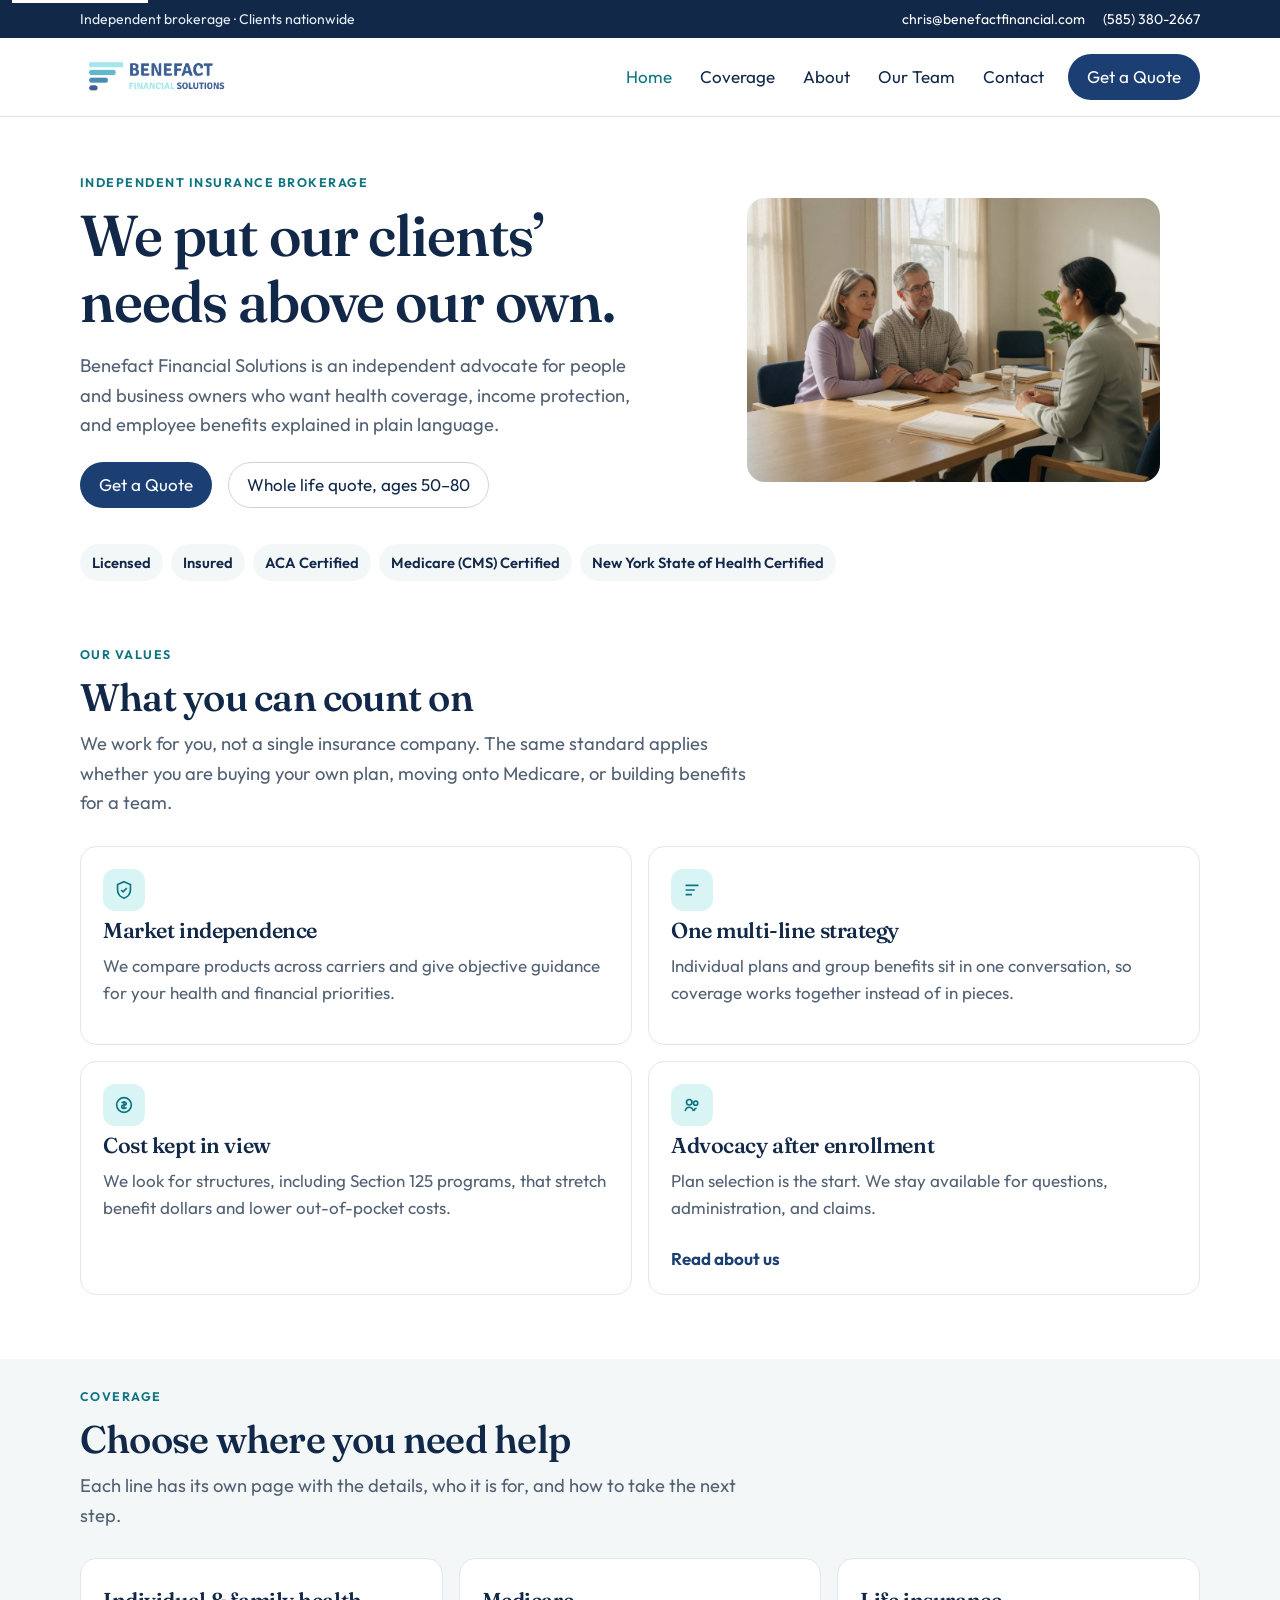
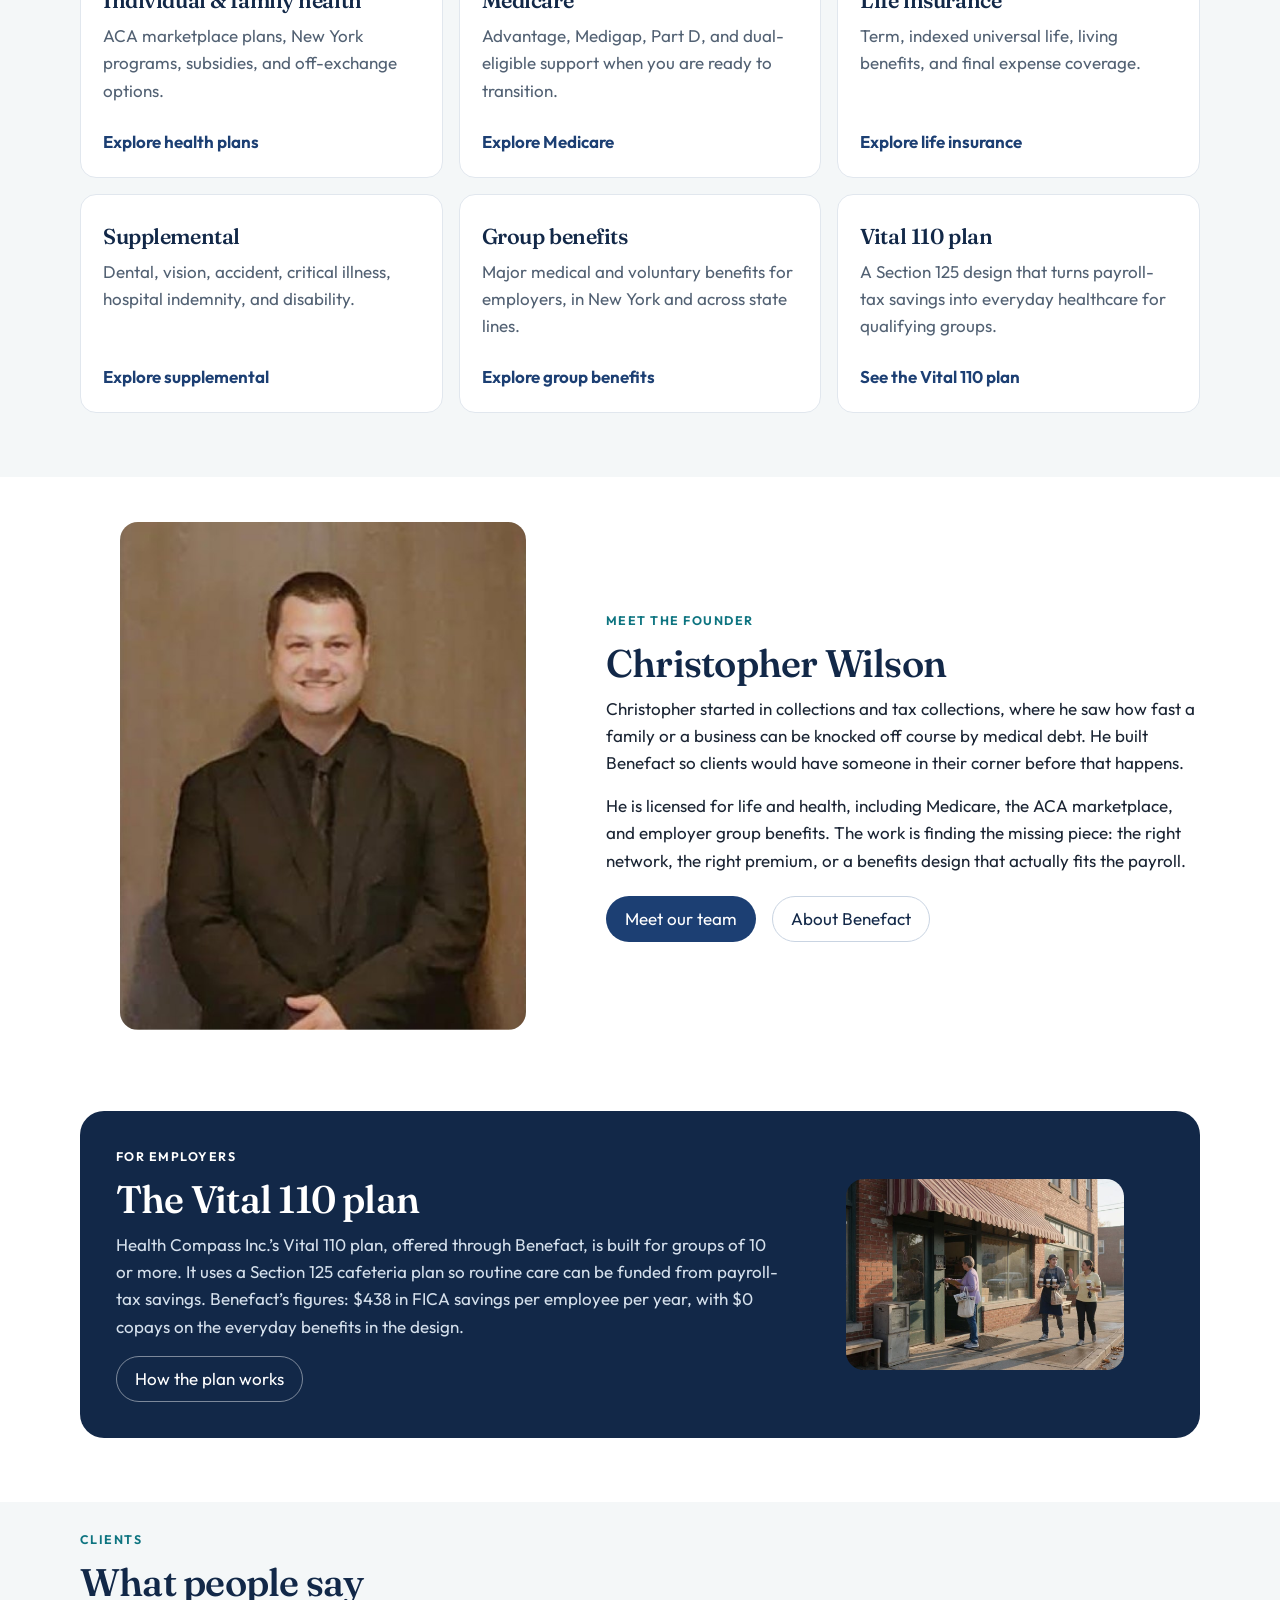
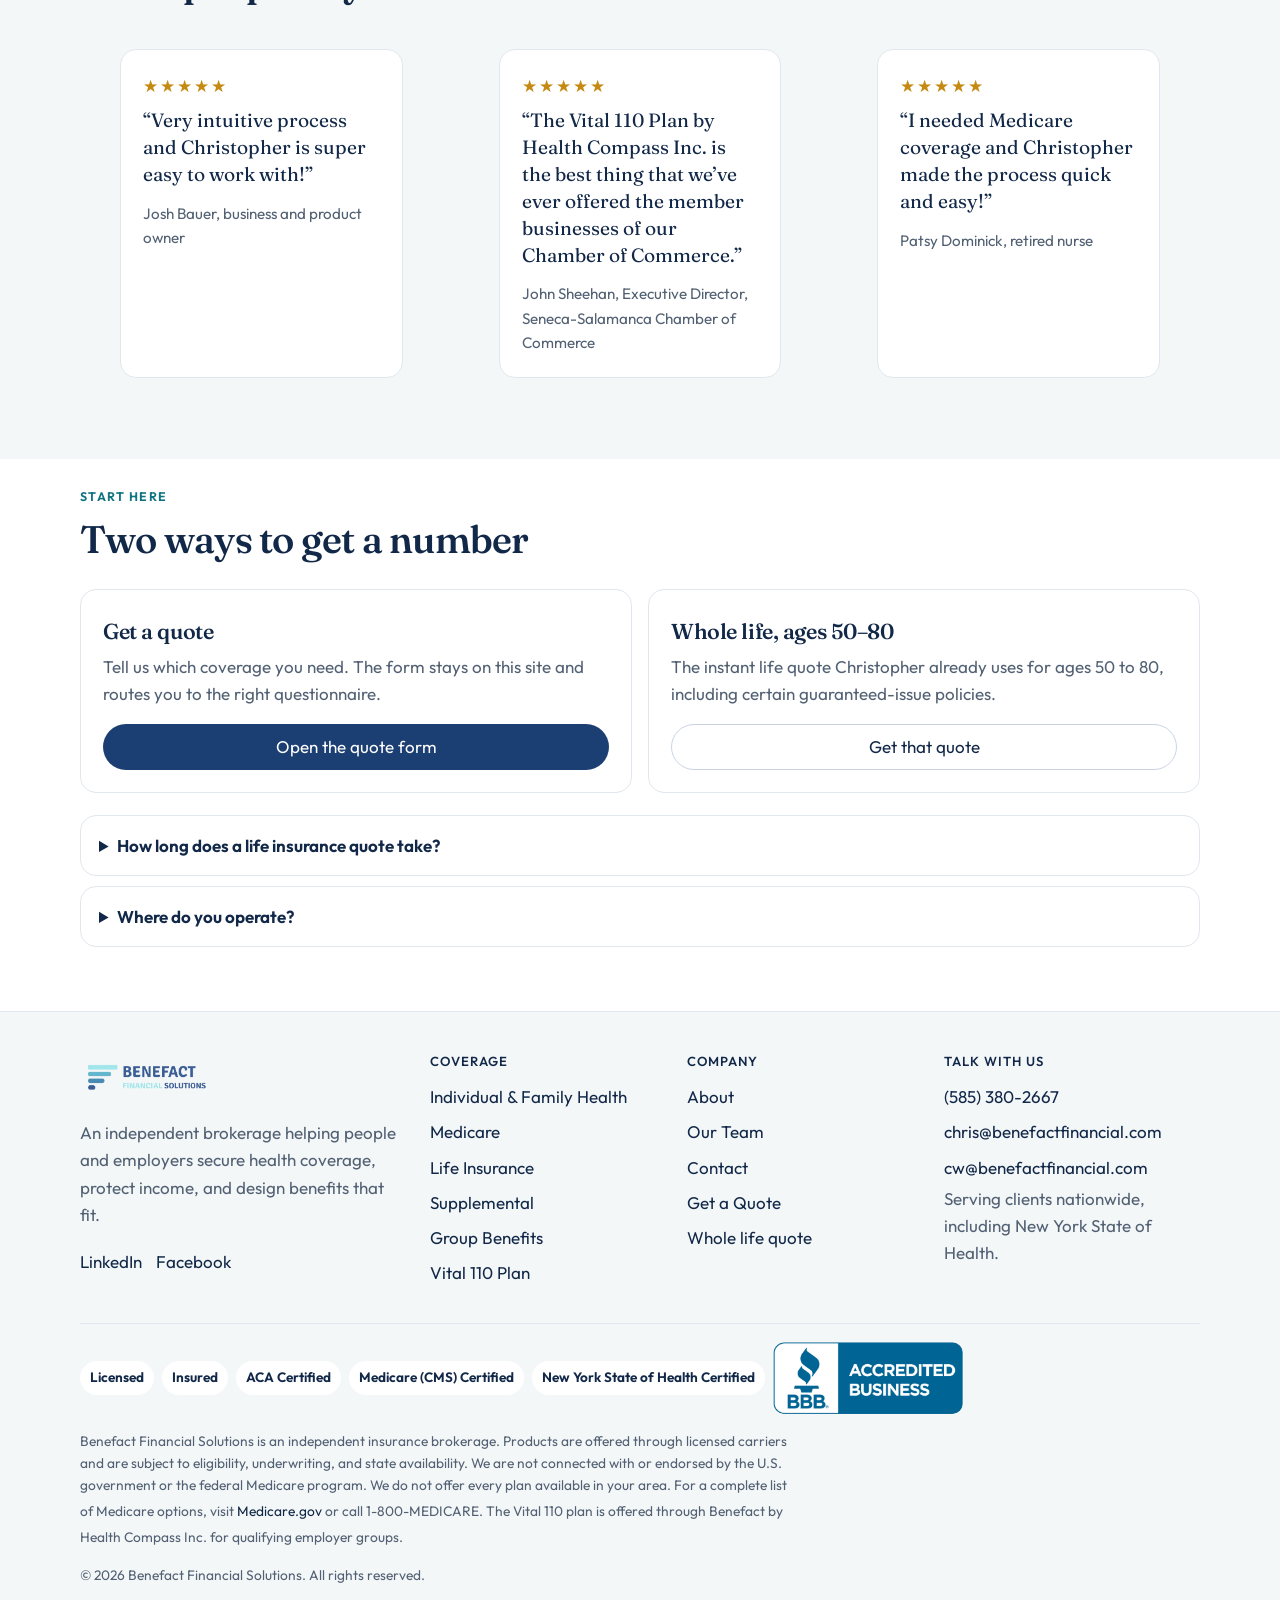
<file: index.html>
<!DOCTYPE html>
<html lang="en">
<head>
  <meta charset="utf-8">
  <meta name="viewport" content="width=device-width, initial-scale=1">
  <title>Benefact Financial Solutions</title>
  <meta name="description" content="Independent insurance brokerage helping individuals and employers with health, Medicare, life, supplemental, and group benefits.">
  <link rel="canonical" href="https://www.benefactfinancial.com/">
  <meta property="og:title" content="Benefact Financial Solutions">
  <meta property="og:description" content="Independent insurance brokerage helping individuals and employers with health, Medicare, life, supplemental, and group benefits.">
  <meta property="og:type" content="website">
  <meta property="og:url" content="https://www.benefactfinancial.com/">
  <meta property="og:image" content="https://www.benefactfinancial.com/images/hero.jpg">
  <link rel="icon" href="images/favicon.png" type="image/png">
  <link rel="preconnect" href="https://fonts.googleapis.com">
  <link rel="preconnect" href="https://fonts.gstatic.com" crossorigin>
  <link href="https://fonts.googleapis.com/css2?family=Fraunces:opsz,wght@9..144,500;9..144,600&family=Outfit:wght@400;500;600;700&display=swap" rel="stylesheet">
  <link rel="stylesheet" href="css/styles.css?v=10">
</head>
<body>

<a class="skip" href="#main">Skip to content</a>
<div class="top" id="top">
  <div class="utility">
    <div class="wrap utility-inner">
      <p>Independent brokerage · Clients nationwide</p>
      <p class="utility-links">
        <a href="mailto:chris@benefactfinancial.com">chris@benefactfinancial.com</a>
        <a href="tel:+15853802667">(585) 380-2667</a>
      </p>
    </div>
  </div>
  <header class="site-header">
    <div class="wrap header-inner">
      <a class="brand" href="index.html">
        <img src="images/logo.png" alt="Benefact Financial Solutions" width="2021" height="523">
      </a>
      <nav id="site-nav" class="site-nav" aria-label="Primary">
        <a data-nav="index.html" href="index.html">Home</a>
        <div class="has-sub">
          <button class="sub-toggle" type="button" aria-expanded="false">Coverage</button>
          <div class="submenu">
            <a data-nav="health.html" href="health.html">Individual &amp; Family Health</a>
            <a data-nav="medicare.html" href="medicare.html">Medicare</a>
            <a data-nav="life.html" href="life.html">Life Insurance</a>
            <a data-nav="supplemental.html" href="supplemental.html">Supplemental</a>
            <a data-nav="group.html" href="group.html">Group Benefits</a>
            <a data-nav="vital-110.html" href="vital-110.html">Vital 110 Plan</a>
          </div>
        </div>
        <a data-nav="about.html" href="about.html">About</a>
        <a data-nav="team.html" href="team.html">Our Team</a>
        <a data-nav="contact.html" href="contact.html">Contact</a>
      </nav>
      <a class="btn btn-primary header-cta" href="quote.html"><span class="cta-full">Get a Quote</span><span class="cta-short">Quote</span></a>
      <button class="nav-toggle" type="button" aria-expanded="false" aria-controls="site-nav">
        <span class="sr-only">Menu</span>
        <span></span><span></span><span></span>
      </button>
    </div>
  </header>
</div>

<main id="main">

<section class="hero wrap">
  <div>
    <p class="eyebrow">Independent insurance brokerage</p>
    <h1>We put our clients’ needs above our own.</h1>
    <p class="lede">Benefact Financial Solutions is an independent advocate for people and business owners who want health coverage, income protection, and employee benefits explained in plain language.</p>
    <div class="actions">
      <a class="btn btn-primary" href="quote.html">Get a Quote</a>
      <a class="btn btn-secondary" href="whole-life-quote.html">Whole life quote, ages 50–80</a>
    </div>
  </div>
  <figure class="hero-photo">
    <img src="images/hero.jpg" alt="Advisor meeting with clients at a bright office table" width="1280" height="720">
  </figure>
</section>
<div class="cred-bar">
  <div class="wrap">
    <ul class="cred-list">
      <li>Licensed</li>
      <li>Insured</li>
      <li>ACA Certified</li>
      <li>Medicare (CMS) Certified</li>
      <li>New York State of Health Certified</li>
    </ul>
  </div>
</div>
<section class="section" id="values">
  <div class="wrap">
    <div class="section-head">
      <p class="eyebrow">Our values</p>
      <h2>What you can count on</h2>
      <p class="lede">We work for you, not a single insurance company. The same standard applies whether you are buying your own plan, moving onto Medicare, or building benefits for a team.</p>
    </div>
    <ul class="card-grid two">
      <li class="card"><span class="icon" aria-hidden="true"><svg viewBox="0 0 24 24"><path d="M12 3l7 3v6c0 4.5-3 7.5-7 9-4-1.5-7-4.5-7-9V6l7-3z"/><path d="M9 12l2 2 4-4"/></svg></span><h3>Market independence</h3><p>We compare products across carriers and give objective guidance for your health and financial priorities.</p></li>
      <li class="card"><span class="icon" aria-hidden="true"><svg viewBox="0 0 24 24"><path d="M5 7h14M5 12h10M5 17h7"/></svg></span><h3>One multi-line strategy</h3><p>Individual plans and group benefits sit in one conversation, so coverage works together instead of in pieces.</p></li>
      <li class="card"><span class="icon" aria-hidden="true"><svg viewBox="0 0 24 24"><circle cx="12" cy="12" r="8"/><path d="M12 7.5v9M9.5 10c.4-.9 1.3-1.3 2.5-1.3 1.4 0 2.4.7 2.4 1.8S13.2 12 12 12s-2.5.6-2.5 1.8 1.1 1.9 2.6 1.9c1.2 0 2.1-.4 2.5-1.2"/></svg></span><h3>Cost kept in view</h3><p>We look for structures, including Section 125 programs, that stretch benefit dollars and lower out-of-pocket costs.</p></li>
      <li class="card"><span class="icon" aria-hidden="true"><svg viewBox="0 0 24 24"><circle cx="9" cy="9" r="3"/><circle cx="16" cy="10" r="2.3"/><path d="M4.5 18.5c.7-2.6 2.6-4 4.5-4s3.8 1.4 4.5 4M14 18.5c.4-1.6 1.5-2.8 3-3.2"/></svg></span><h3>Advocacy after enrollment</h3><p>Plan selection is the start. We stay available for questions, administration, and claims.</p><a class="more" href="about.html">Read about us</a></li>
    </ul>
  </div>
</section>
<section class="section paper" id="coverage">
  <div class="wrap">
    <div class="section-head">
      <p class="eyebrow">Coverage</p>
      <h2>Choose where you need help</h2>
      <p class="lede">Each line has its own page with the details, who it is for, and how to take the next step.</p>
    </div>
    <ul class="card-grid">
      <li class="card"><h3>Individual &amp; family health</h3><p>ACA marketplace plans, New York programs, subsidies, and off-exchange options.</p><a class="more" href="health.html">Explore health plans</a></li>
      <li class="card"><h3>Medicare</h3><p>Advantage, Medigap, Part D, and dual-eligible support when you are ready to transition.</p><a class="more" href="medicare.html">Explore Medicare</a></li>
      <li class="card"><h3>Life insurance</h3><p>Term, indexed universal life, living benefits, and final expense coverage.</p><a class="more" href="life.html">Explore life insurance</a></li>
      <li class="card"><h3>Supplemental</h3><p>Dental, vision, accident, critical illness, hospital indemnity, and disability.</p><a class="more" href="supplemental.html">Explore supplemental</a></li>
      <li class="card"><h3>Group benefits</h3><p>Major medical and voluntary benefits for employers, in New York and across state lines.</p><a class="more" href="group.html">Explore group benefits</a></li>
      <li class="card"><h3>Vital 110 plan</h3><p>A Section 125 design that turns payroll-tax savings into everyday healthcare for qualifying groups.</p><a class="more" href="vital-110.html">See the Vital 110 plan</a></li>
    </ul>
  </div>
</section>
<section class="section">
  <div class="wrap split">
    <figure class="split-photo">
      <img class="portrait" src="images/christopher.jpg" alt="Christopher Wilson, founder of Benefact Financial Solutions" width="516" height="641">
    </figure>
    <div>
      <p class="eyebrow">Meet the founder</p>
      <h2>Christopher Wilson</h2>
      <p>Christopher started in collections and tax collections, where he saw how fast a family or a business can be knocked off course by medical debt. He built Benefact so clients would have someone in their corner before that happens.</p>
      <p>He is licensed for life and health, including Medicare, the ACA marketplace, and employer group benefits. The work is finding the missing piece: the right network, the right premium, or a benefits design that actually fits the payroll.</p>
      <div class="actions">
        <a class="btn btn-primary" href="team.html">Meet our team</a>
        <a class="btn btn-secondary" href="about.html">About Benefact</a>
      </div>
    </div>
  </div>
</section>
<section class="section" style="padding-top:0">
  <div class="wrap">
    <div class="band">
      <div>
        <p class="eyebrow">For employers</p>
        <h2>The Vital 110 plan</h2>
        <p>Health Compass Inc.’s Vital 110 plan, offered through Benefact, is built for groups of 10 or more. It uses a Section 125 cafeteria plan so routine care can be funded from payroll-tax savings. Benefact’s figures: $438 in FICA savings per employee per year, with $0 copays on the everyday benefits in the design.</p>
        <a class="btn btn-ghost" href="vital-110.html">How the plan works</a>
      </div>
      <figure class="hero-photo">
        <img src="images/vital.jpg" alt="Small business owner opening a neighborhood shop in the morning" width="1280" height="720">
      </figure>
    </div>
  </div>
</section>
<section class="section paper">
  <div class="wrap">
    <div class="section-head">
      <p class="eyebrow">Clients</p>
      <h2>What people say</h2>
    </div>
    <div class="quotes">
      <figure class="quote-card"><div class="stars" aria-hidden="true">★★★★★</div><blockquote>“Very intuitive process and Christopher is super easy to work with!”</blockquote><figcaption>Josh Bauer, business and product owner</figcaption></figure>
      <figure class="quote-card"><div class="stars" aria-hidden="true">★★★★★</div><blockquote>“The Vital 110 Plan by Health Compass Inc. is the best thing that we’ve ever offered the member businesses of our Chamber of Commerce.”</blockquote><figcaption>John Sheehan, Executive Director, Seneca-Salamanca Chamber of Commerce</figcaption></figure>
      <figure class="quote-card"><div class="stars" aria-hidden="true">★★★★★</div><blockquote>“I needed Medicare coverage and Christopher made the process quick and easy!”</blockquote><figcaption>Patsy Dominick, retired nurse</figcaption></figure>
    </div>
  </div>
</section>
<section class="section">
  <div class="wrap">
    <div class="section-head">
      <p class="eyebrow">Start here</p>
      <h2>Two ways to get a number</h2>
    </div>
    <ul class="card-grid two">
      <li class="card"><h3>Get a quote</h3><p>Tell us which coverage you need. The form stays on this site and routes you to the right questionnaire.</p><a class="btn btn-primary" href="quote.html">Open the quote form</a></li>
      <li class="card"><h3>Whole life, ages 50–80</h3><p>The instant life quote Christopher already uses for ages 50 to 80, including certain guaranteed-issue policies.</p><a class="btn btn-secondary" href="whole-life-quote.html">Get that quote</a></li>
    </ul>
    <div class="faq-list" style="margin-top:22px">
      <details class="faq"><summary>How long does a life insurance quote take?</summary><p>For certain guaranteed-issue policies, an accurate quote can take less than two minutes.</p></details>
      <details class="faq"><summary>Where do you operate?</summary><p>Benefact Financial Solutions serves clients nationwide, with full access to New York State of Health as well as Healthcare.gov and other state exchanges where we are licensed.</p></details>
    </div>
  </div>
</section>
<script type="application/ld+json">
{
  "@context": "https://schema.org",
  "@type": "InsuranceAgency",
  "name": "Benefact Financial Solutions",
  "url": "https://www.benefactfinancial.com/",
  "email": "chris@benefactfinancial.com",
  "telephone": "+1-585-380-2667",
  "image": "https://www.benefactfinancial.com/images/logo.png",
  "founder": {"@type": "Person", "name": "Christopher Wilson"},
  "areaServed": "US",
  "sameAs": [
    "https://www.linkedin.com/in/christopher-wilson-536b511b8/",
    "https://www.facebook.com/profile.php?id=100092346204906"
  ]
}
</script>

</main>

<footer class="site-footer">
  <div class="wrap footer-grid">
    <div>
      <a class="brand footer-brand" href="index.html"><img src="images/logo.png" alt="Benefact Financial Solutions" width="2021" height="523"></a>
      <p>An independent brokerage helping people and employers secure health coverage, protect income, and design benefits that fit.</p>
      <p class="footer-social">
        <a href="https://www.linkedin.com/in/christopher-wilson-536b511b8/" target="_blank" rel="noopener noreferrer">LinkedIn</a>
        <a href="https://www.facebook.com/profile.php?id=100092346204906" target="_blank" rel="noopener noreferrer">Facebook</a>
      </p>
    </div>
    <div>
      <h2>Coverage</h2>
      <a href="health.html">Individual &amp; Family Health</a><br>
      <a href="medicare.html">Medicare</a><br>
      <a href="life.html">Life Insurance</a><br>
      <a href="supplemental.html">Supplemental</a><br>
      <a href="group.html">Group Benefits</a><br>
      <a href="vital-110.html">Vital 110 Plan</a>
    </div>
    <div>
      <h2>Company</h2>
      <a href="about.html">About</a><br>
      <a href="team.html">Our Team</a><br>
      <a href="contact.html">Contact</a><br>
      <a href="quote.html">Get a Quote</a><br>
      <a href="whole-life-quote.html">Whole life quote</a>
    </div>
    <div>
      <h2>Talk with us</h2>
      <a href="tel:+15853802667">(585) 380-2667</a><br>
      <a href="mailto:chris@benefactfinancial.com">chris@benefactfinancial.com</a><br>
      <a href="mailto:cw@benefactfinancial.com">cw@benefactfinancial.com</a>
      <p>Serving clients nationwide, including New York State of Health.</p>
    </div>
  </div>
  <div class="wrap credentials">
    <ul>
      <li>Licensed</li>
      <li>Insured</li>
      <li>ACA Certified</li>
      <li>Medicare (CMS) Certified</li>
      <li>New York State of Health Certified</li>
    </ul>
    <div id="bbb-seal" class="bbb-seal">
      <img src="images/bbb.jpg" alt="BBB Accredited Business" width="1200" height="455">
    </div>
  </div>
  <div class="wrap legal">
    <p>Benefact Financial Solutions is an independent insurance brokerage. Products are offered through licensed carriers and are subject to eligibility, underwriting, and state availability. We are not connected with or endorsed by the U.S. government or the federal Medicare program. We do not offer every plan available in your area. For a complete list of Medicare options, visit <a href="https://www.medicare.gov" target="_blank" rel="noopener noreferrer">Medicare.gov</a> or call 1-800-MEDICARE. The Vital 110 plan is offered through Benefact by Health Compass Inc. for qualifying employer groups.</p>
    <p>© 2026 Benefact Financial Solutions. All rights reserved.</p>
  </div>
</footer>
<script src="js/bbb-seal.js"></script>
<script src="js/main.js"></script>

</body>
</html>
</file>
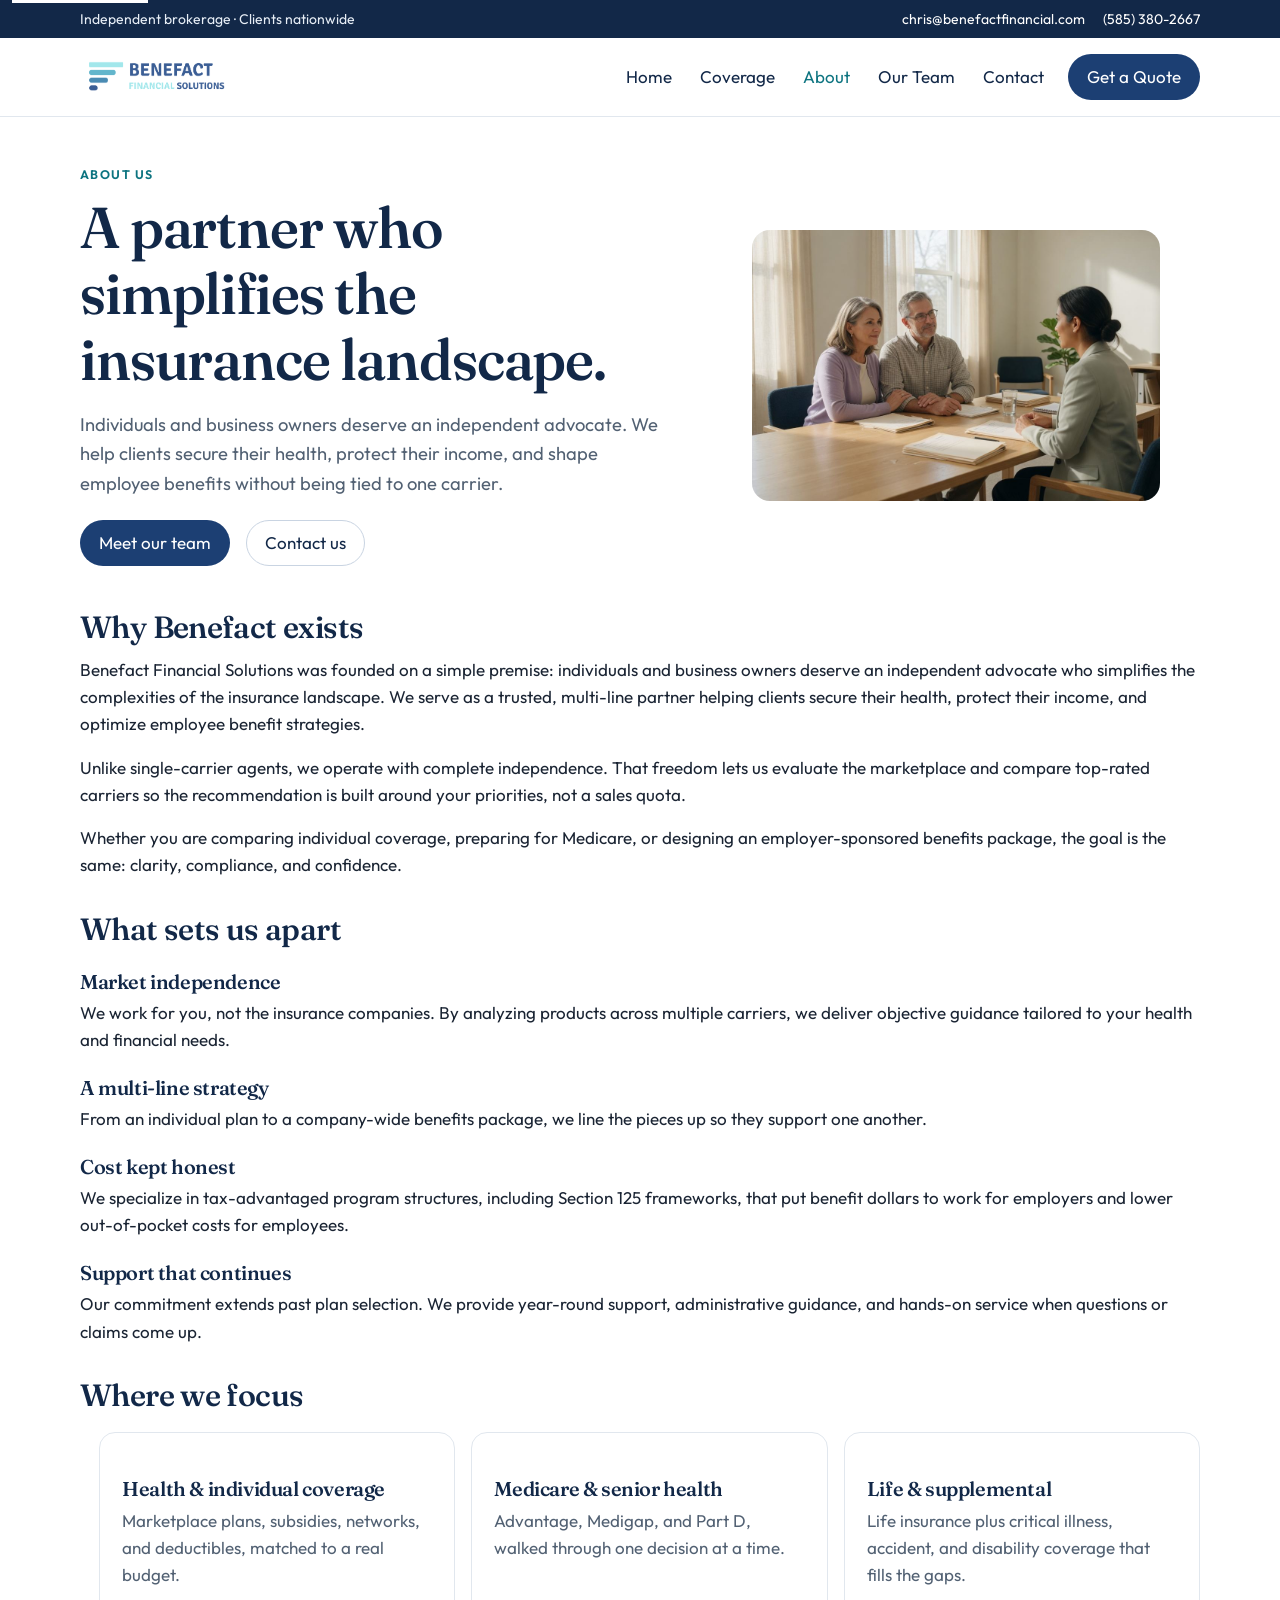
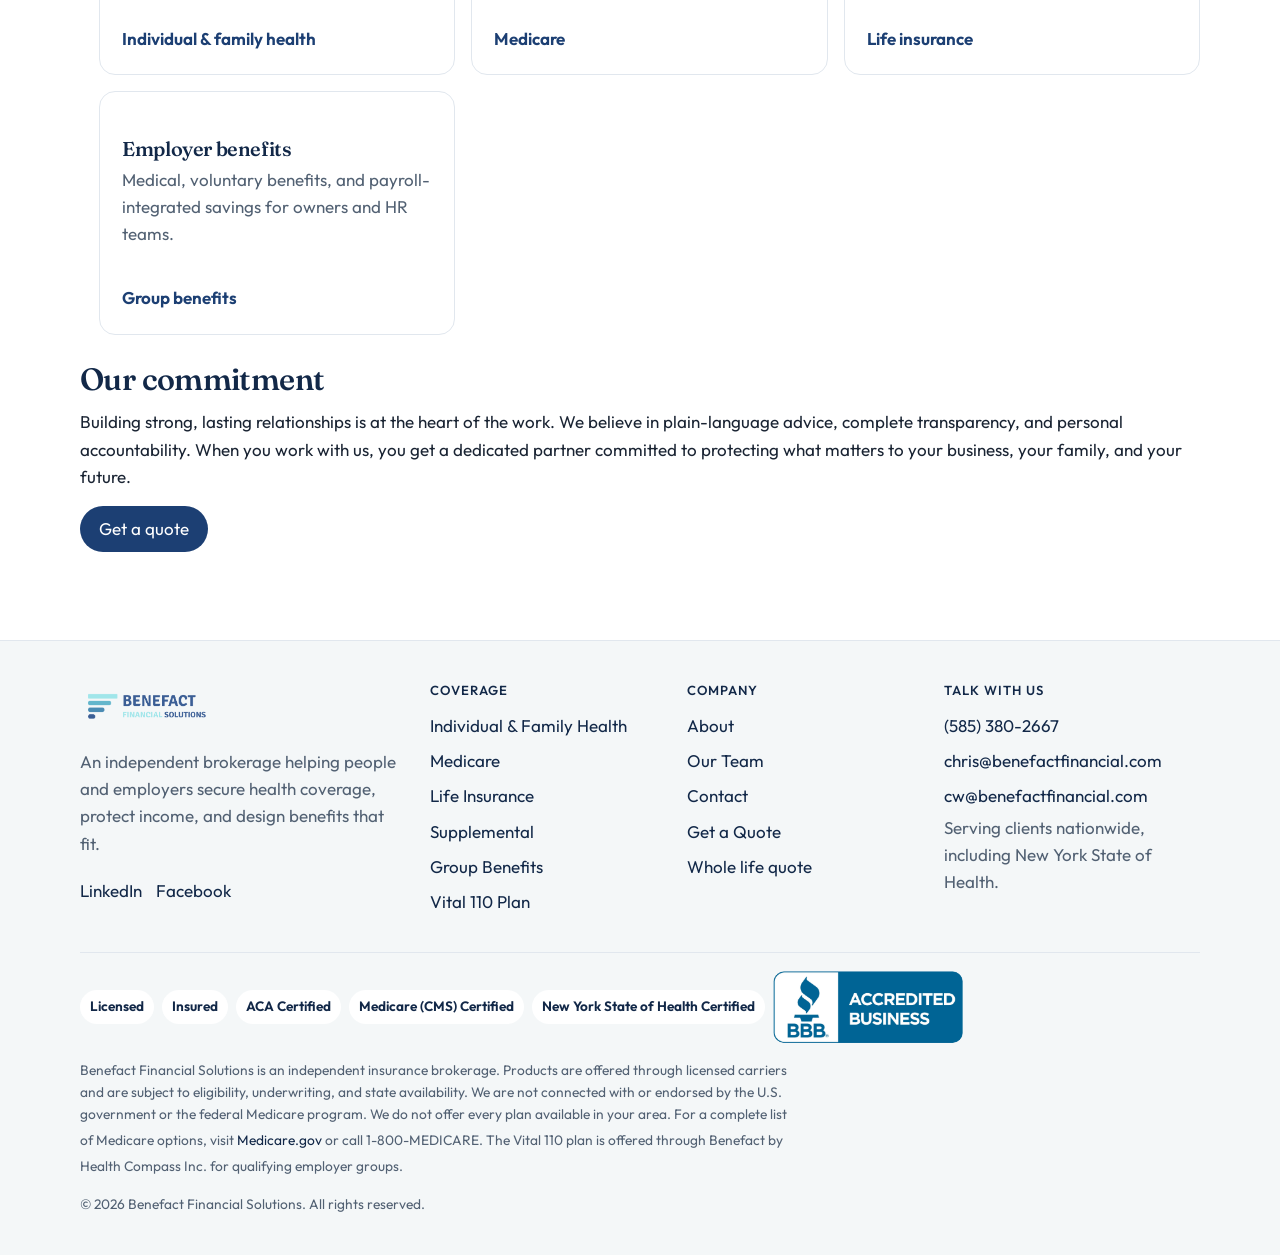
<file: about.html>
<!DOCTYPE html>
<html lang="en">
<head>
  <meta charset="utf-8">
  <meta name="viewport" content="width=device-width, initial-scale=1">
  <title>About Us | Benefact Financial Solutions</title>
  <meta name="description" content="Benefact Financial Solutions is an independent, multi-line brokerage for health, Medicare, life, and employer benefits.">
  <link rel="canonical" href="https://www.benefactfinancial.com/about.html">
  <meta property="og:title" content="About Us | Benefact Financial Solutions">
  <meta property="og:description" content="Benefact Financial Solutions is an independent, multi-line brokerage for health, Medicare, life, and employer benefits.">
  <meta property="og:type" content="website">
  <meta property="og:url" content="https://www.benefactfinancial.com/about.html">
  <meta property="og:image" content="https://www.benefactfinancial.com/images/hero.jpg">
  <link rel="icon" href="images/favicon.png" type="image/png">
  <link rel="preconnect" href="https://fonts.googleapis.com">
  <link rel="preconnect" href="https://fonts.gstatic.com" crossorigin>
  <link href="https://fonts.googleapis.com/css2?family=Fraunces:opsz,wght@9..144,500;9..144,600&family=Outfit:wght@400;500;600;700&display=swap" rel="stylesheet">
  <link rel="stylesheet" href="css/styles.css?v=10">
</head>
<body>

<a class="skip" href="#main">Skip to content</a>
<div class="top" id="top">
  <div class="utility">
    <div class="wrap utility-inner">
      <p>Independent brokerage · Clients nationwide</p>
      <p class="utility-links">
        <a href="mailto:chris@benefactfinancial.com">chris@benefactfinancial.com</a>
        <a href="tel:+15853802667">(585) 380-2667</a>
      </p>
    </div>
  </div>
  <header class="site-header">
    <div class="wrap header-inner">
      <a class="brand" href="index.html">
        <img src="images/logo.png" alt="Benefact Financial Solutions" width="2021" height="523">
      </a>
      <nav id="site-nav" class="site-nav" aria-label="Primary">
        <a data-nav="index.html" href="index.html">Home</a>
        <div class="has-sub">
          <button class="sub-toggle" type="button" aria-expanded="false">Coverage</button>
          <div class="submenu">
            <a data-nav="health.html" href="health.html">Individual &amp; Family Health</a>
            <a data-nav="medicare.html" href="medicare.html">Medicare</a>
            <a data-nav="life.html" href="life.html">Life Insurance</a>
            <a data-nav="supplemental.html" href="supplemental.html">Supplemental</a>
            <a data-nav="group.html" href="group.html">Group Benefits</a>
            <a data-nav="vital-110.html" href="vital-110.html">Vital 110 Plan</a>
          </div>
        </div>
        <a data-nav="about.html" href="about.html">About</a>
        <a data-nav="team.html" href="team.html">Our Team</a>
        <a data-nav="contact.html" href="contact.html">Contact</a>
      </nav>
      <a class="btn btn-primary header-cta" href="quote.html"><span class="cta-full">Get a Quote</span><span class="cta-short">Quote</span></a>
      <button class="nav-toggle" type="button" aria-expanded="false" aria-controls="site-nav">
        <span class="sr-only">Menu</span>
        <span></span><span></span><span></span>
      </button>
    </div>
  </header>
</div>

<main id="main">

<section class="page-hero">
  <div class="wrap page-hero-grid">
    <div>
      <p class="eyebrow">About us</p>
      <h1>A partner who simplifies the insurance landscape.</h1>
      <p class="lede">Individuals and business owners deserve an independent advocate. We help clients secure their health, protect their income, and shape employee benefits without being tied to one carrier.</p>
      <div class="actions">
        <a class="btn btn-primary" href="team.html">Meet our team</a>
        <a class="btn btn-secondary" href="contact.html">Contact us</a>
      </div>
    </div>
    <figure class="page-hero-photo">
      <img src="images/hero.jpg" alt="A consultation in a bright office" width="1280" height="720">
    </figure>
  </div>
</section>
<article class="wrap prose">
  <h2>Why Benefact exists</h2>
  <p>Benefact Financial Solutions was founded on a simple premise: individuals and business owners deserve an independent advocate who simplifies the complexities of the insurance landscape. We serve as a trusted, multi-line partner helping clients secure their health, protect their income, and optimize employee benefit strategies.</p>
  <p>Unlike single-carrier agents, we operate with complete independence. That freedom lets us evaluate the marketplace and compare top-rated carriers so the recommendation is built around your priorities, not a sales quota.</p>
  <p>Whether you are comparing individual coverage, preparing for Medicare, or designing an employer-sponsored benefits package, the goal is the same: clarity, compliance, and confidence.</p>
  <h2>What sets us apart</h2>
  <h3>Market independence</h3>
  <p>We work for you, not the insurance companies. By analyzing products across multiple carriers, we deliver objective guidance tailored to your health and financial needs.</p>
  <h3>A multi-line strategy</h3>
  <p>From an individual plan to a company-wide benefits package, we line the pieces up so they support one another.</p>
  <h3>Cost kept honest</h3>
  <p>We specialize in tax-advantaged program structures, including Section 125 frameworks, that put benefit dollars to work for employers and lower out-of-pocket costs for employees.</p>
  <h3>Support that continues</h3>
  <p>Our commitment extends past plan selection. We provide year-round support, administrative guidance, and hands-on service when questions or claims come up.</p>
  <h2>Where we focus</h2>
  <ul class="card-grid" style="margin: 12px 0 20px">
    <li class="card"><h3>Health &amp; individual coverage</h3><p>Marketplace plans, subsidies, networks, and deductibles, matched to a real budget.</p><a class="more" href="health.html">Individual &amp; family health</a></li>
    <li class="card"><h3>Medicare &amp; senior health</h3><p>Advantage, Medigap, and Part D, walked through one decision at a time.</p><a class="more" href="medicare.html">Medicare</a></li>
    <li class="card"><h3>Life &amp; supplemental</h3><p>Life insurance plus critical illness, accident, and disability coverage that fills the gaps.</p><a class="more" href="life.html">Life insurance</a></li>
    <li class="card"><h3>Employer benefits</h3><p>Medical, voluntary benefits, and payroll-integrated savings for owners and HR teams.</p><a class="more" href="group.html">Group benefits</a></li>
  </ul>
  <h2>Our commitment</h2>
  <p>Building strong, lasting relationships is at the heart of the work. We believe in plain-language advice, complete transparency, and personal accountability. When you work with us, you get a dedicated partner committed to protecting what matters to your business, your family, and your future.</p>
  <p><a class="btn btn-primary" href="quote.html">Get a quote</a></p>
</article>

</main>

<footer class="site-footer">
  <div class="wrap footer-grid">
    <div>
      <a class="brand footer-brand" href="index.html"><img src="images/logo.png" alt="Benefact Financial Solutions" width="2021" height="523"></a>
      <p>An independent brokerage helping people and employers secure health coverage, protect income, and design benefits that fit.</p>
      <p class="footer-social">
        <a href="https://www.linkedin.com/in/christopher-wilson-536b511b8/" target="_blank" rel="noopener noreferrer">LinkedIn</a>
        <a href="https://www.facebook.com/profile.php?id=100092346204906" target="_blank" rel="noopener noreferrer">Facebook</a>
      </p>
    </div>
    <div>
      <h2>Coverage</h2>
      <a href="health.html">Individual &amp; Family Health</a><br>
      <a href="medicare.html">Medicare</a><br>
      <a href="life.html">Life Insurance</a><br>
      <a href="supplemental.html">Supplemental</a><br>
      <a href="group.html">Group Benefits</a><br>
      <a href="vital-110.html">Vital 110 Plan</a>
    </div>
    <div>
      <h2>Company</h2>
      <a href="about.html">About</a><br>
      <a href="team.html">Our Team</a><br>
      <a href="contact.html">Contact</a><br>
      <a href="quote.html">Get a Quote</a><br>
      <a href="whole-life-quote.html">Whole life quote</a>
    </div>
    <div>
      <h2>Talk with us</h2>
      <a href="tel:+15853802667">(585) 380-2667</a><br>
      <a href="mailto:chris@benefactfinancial.com">chris@benefactfinancial.com</a><br>
      <a href="mailto:cw@benefactfinancial.com">cw@benefactfinancial.com</a>
      <p>Serving clients nationwide, including New York State of Health.</p>
    </div>
  </div>
  <div class="wrap credentials">
    <ul>
      <li>Licensed</li>
      <li>Insured</li>
      <li>ACA Certified</li>
      <li>Medicare (CMS) Certified</li>
      <li>New York State of Health Certified</li>
    </ul>
    <div id="bbb-seal" class="bbb-seal">
      <img src="images/bbb.jpg" alt="BBB Accredited Business" width="1200" height="455">
    </div>
  </div>
  <div class="wrap legal">
    <p>Benefact Financial Solutions is an independent insurance brokerage. Products are offered through licensed carriers and are subject to eligibility, underwriting, and state availability. We are not connected with or endorsed by the U.S. government or the federal Medicare program. We do not offer every plan available in your area. For a complete list of Medicare options, visit <a href="https://www.medicare.gov" target="_blank" rel="noopener noreferrer">Medicare.gov</a> or call 1-800-MEDICARE. The Vital 110 plan is offered through Benefact by Health Compass Inc. for qualifying employer groups.</p>
    <p>© 2026 Benefact Financial Solutions. All rights reserved.</p>
  </div>
</footer>
<script src="js/bbb-seal.js"></script>
<script src="js/main.js"></script>

</body>
</html>
</file>
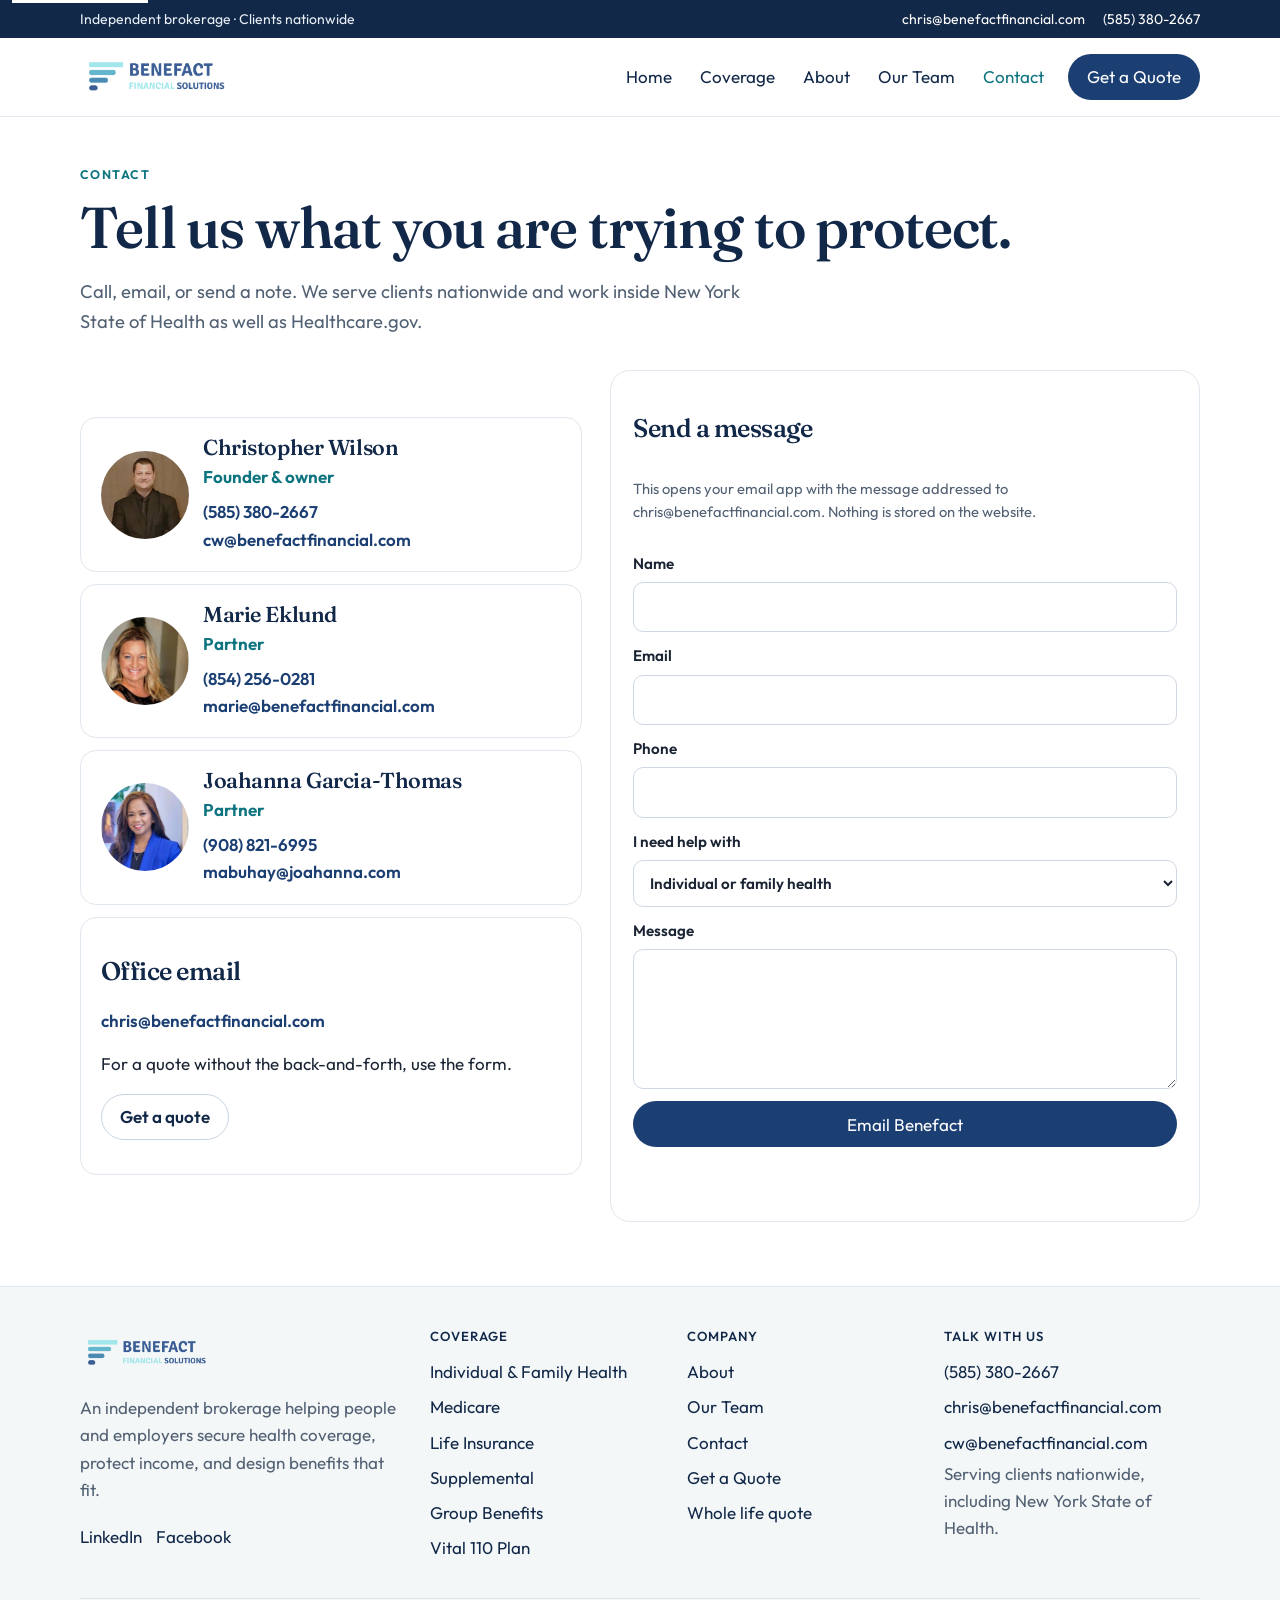
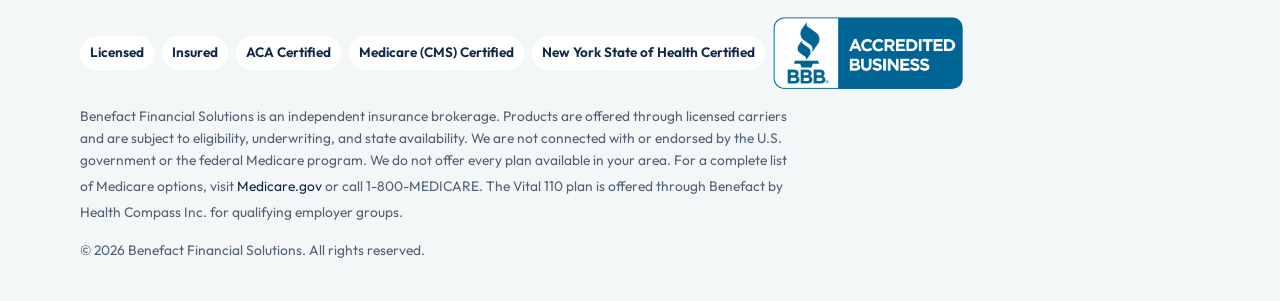
<file: contact.html>
<!DOCTYPE html>
<html lang="en">
<head>
  <meta charset="utf-8">
  <meta name="viewport" content="width=device-width, initial-scale=1">
  <title>Contact Us | Benefact Financial Solutions</title>
  <meta name="description" content="Call or email Benefact Financial Solutions. Christopher Wilson, Marie Eklund, and Joahanna Garcia-Thomas.">
  <link rel="canonical" href="https://www.benefactfinancial.com/contact.html">
  <meta property="og:title" content="Contact Us | Benefact Financial Solutions">
  <meta property="og:description" content="Call or email Benefact Financial Solutions. Christopher Wilson, Marie Eklund, and Joahanna Garcia-Thomas.">
  <meta property="og:type" content="website">
  <meta property="og:url" content="https://www.benefactfinancial.com/contact.html">
  <meta property="og:image" content="https://www.benefactfinancial.com/images/hero.jpg">
  <link rel="icon" href="images/favicon.png" type="image/png">
  <link rel="preconnect" href="https://fonts.googleapis.com">
  <link rel="preconnect" href="https://fonts.gstatic.com" crossorigin>
  <link href="https://fonts.googleapis.com/css2?family=Fraunces:opsz,wght@9..144,500;9..144,600&family=Outfit:wght@400;500;600;700&display=swap" rel="stylesheet">
  <link rel="stylesheet" href="css/styles.css?v=10">
</head>
<body>

<a class="skip" href="#main">Skip to content</a>
<div class="top" id="top">
  <div class="utility">
    <div class="wrap utility-inner">
      <p>Independent brokerage · Clients nationwide</p>
      <p class="utility-links">
        <a href="mailto:chris@benefactfinancial.com">chris@benefactfinancial.com</a>
        <a href="tel:+15853802667">(585) 380-2667</a>
      </p>
    </div>
  </div>
  <header class="site-header">
    <div class="wrap header-inner">
      <a class="brand" href="index.html">
        <img src="images/logo.png" alt="Benefact Financial Solutions" width="2021" height="523">
      </a>
      <nav id="site-nav" class="site-nav" aria-label="Primary">
        <a data-nav="index.html" href="index.html">Home</a>
        <div class="has-sub">
          <button class="sub-toggle" type="button" aria-expanded="false">Coverage</button>
          <div class="submenu">
            <a data-nav="health.html" href="health.html">Individual &amp; Family Health</a>
            <a data-nav="medicare.html" href="medicare.html">Medicare</a>
            <a data-nav="life.html" href="life.html">Life Insurance</a>
            <a data-nav="supplemental.html" href="supplemental.html">Supplemental</a>
            <a data-nav="group.html" href="group.html">Group Benefits</a>
            <a data-nav="vital-110.html" href="vital-110.html">Vital 110 Plan</a>
          </div>
        </div>
        <a data-nav="about.html" href="about.html">About</a>
        <a data-nav="team.html" href="team.html">Our Team</a>
        <a data-nav="contact.html" href="contact.html">Contact</a>
      </nav>
      <a class="btn btn-primary header-cta" href="quote.html"><span class="cta-full">Get a Quote</span><span class="cta-short">Quote</span></a>
      <button class="nav-toggle" type="button" aria-expanded="false" aria-controls="site-nav">
        <span class="sr-only">Menu</span>
        <span></span><span></span><span></span>
      </button>
    </div>
  </header>
</div>

<main id="main">

<section class="page-hero">
  <div class="wrap">
    <p class="eyebrow">Contact</p>
    <h1>Tell us what you are trying to protect.</h1>
    <p class="lede">Call, email, or send a note. We serve clients nationwide and work inside New York State of Health as well as Healthcare.gov.</p>
  </div>
</section>
<section class="section" style="padding-top:8px">
  <div class="wrap contact-grid">
    <div class="contact-cards">
      <article class="contact-card contact-person">
        <img src="images/christopher.jpg" alt="Christopher Wilson" width="516" height="641">
        <div>
          <h2>Christopher Wilson</h2>
          <p class="role">Founder &amp; owner</p>
          <p><a href="tel:+15853802667">(585) 380-2667</a><br>
          <a href="mailto:cw@benefactfinancial.com">cw@benefactfinancial.com</a></p>
        </div>
      </article>
      <article class="contact-card contact-person">
        <img src="images/marie.jpg" alt="Marie Eklund" width="900" height="974">
        <div>
          <h2>Marie Eklund</h2>
          <p class="role">Partner</p>
          <p><a href="tel:+18542560281">(854) 256-0281</a><br>
          <a href="mailto:marie@benefactfinancial.com">marie@benefactfinancial.com</a></p>
        </div>
      </article>
      <article class="contact-card contact-person">
        <img src="images/joahanna.jpg" alt="Joahanna Garcia-Thomas" width="900" height="974">
        <div>
          <h2>Joahanna Garcia-Thomas</h2>
          <p class="role">Partner</p>
          <p><a href="tel:+19088216995">(908) 821-6995</a><br>
          <a href="mailto:mabuhay@joahanna.com">mabuhay@joahanna.com</a></p>
        </div>
      </article>
      <article class="contact-card">
        <h2>Office email</h2>
        <p><a href="mailto:chris@benefactfinancial.com">chris@benefactfinancial.com</a></p>
        <p>For a quote without the back-and-forth, use the form.</p>
        <p><a class="btn btn-secondary" href="quote.html">Get a quote</a></p>
      </article>
    </div>
    <form class="form" id="contact-form">
      <h2>Send a message</h2>
      <p class="form-note">This opens your email app with the message addressed to chris@benefactfinancial.com. Nothing is stored on the website.</p>
      <label>Name <input name="name" type="text" autocomplete="name" required></label>
      <label>Email <input name="email" type="email" autocomplete="email" required></label>
      <label>Phone <input name="phone" type="tel" autocomplete="tel"></label>
      <label>I need help with
        <select name="interest">
          <option>Individual or family health</option>
          <option>Medicare</option>
          <option>Life insurance</option>
          <option>Whole life quote, ages 50–80</option>
          <option>Supplemental coverage</option>
          <option>Group benefits</option>
          <option>Vital 110 plan</option>
          <option>Something else</option>
        </select>
      </label>
      <label>Message <textarea name="message" required></textarea></label>
      <button class="btn btn-primary" type="submit">Email Benefact</button>
      <p id="form-status" class="form-status" role="status"></p>
    </form>
  </div>
</section>

</main>

<footer class="site-footer">
  <div class="wrap footer-grid">
    <div>
      <a class="brand footer-brand" href="index.html"><img src="images/logo.png" alt="Benefact Financial Solutions" width="2021" height="523"></a>
      <p>An independent brokerage helping people and employers secure health coverage, protect income, and design benefits that fit.</p>
      <p class="footer-social">
        <a href="https://www.linkedin.com/in/christopher-wilson-536b511b8/" target="_blank" rel="noopener noreferrer">LinkedIn</a>
        <a href="https://www.facebook.com/profile.php?id=100092346204906" target="_blank" rel="noopener noreferrer">Facebook</a>
      </p>
    </div>
    <div>
      <h2>Coverage</h2>
      <a href="health.html">Individual &amp; Family Health</a><br>
      <a href="medicare.html">Medicare</a><br>
      <a href="life.html">Life Insurance</a><br>
      <a href="supplemental.html">Supplemental</a><br>
      <a href="group.html">Group Benefits</a><br>
      <a href="vital-110.html">Vital 110 Plan</a>
    </div>
    <div>
      <h2>Company</h2>
      <a href="about.html">About</a><br>
      <a href="team.html">Our Team</a><br>
      <a href="contact.html">Contact</a><br>
      <a href="quote.html">Get a Quote</a><br>
      <a href="whole-life-quote.html">Whole life quote</a>
    </div>
    <div>
      <h2>Talk with us</h2>
      <a href="tel:+15853802667">(585) 380-2667</a><br>
      <a href="mailto:chris@benefactfinancial.com">chris@benefactfinancial.com</a><br>
      <a href="mailto:cw@benefactfinancial.com">cw@benefactfinancial.com</a>
      <p>Serving clients nationwide, including New York State of Health.</p>
    </div>
  </div>
  <div class="wrap credentials">
    <ul>
      <li>Licensed</li>
      <li>Insured</li>
      <li>ACA Certified</li>
      <li>Medicare (CMS) Certified</li>
      <li>New York State of Health Certified</li>
    </ul>
    <div id="bbb-seal" class="bbb-seal">
      <img src="images/bbb.jpg" alt="BBB Accredited Business" width="1200" height="455">
    </div>
  </div>
  <div class="wrap legal">
    <p>Benefact Financial Solutions is an independent insurance brokerage. Products are offered through licensed carriers and are subject to eligibility, underwriting, and state availability. We are not connected with or endorsed by the U.S. government or the federal Medicare program. We do not offer every plan available in your area. For a complete list of Medicare options, visit <a href="https://www.medicare.gov" target="_blank" rel="noopener noreferrer">Medicare.gov</a> or call 1-800-MEDICARE. The Vital 110 plan is offered through Benefact by Health Compass Inc. for qualifying employer groups.</p>
    <p>© 2026 Benefact Financial Solutions. All rights reserved.</p>
  </div>
</footer>
<script src="js/bbb-seal.js"></script>
<script src="js/main.js"></script>

</body>
</html>
</file>
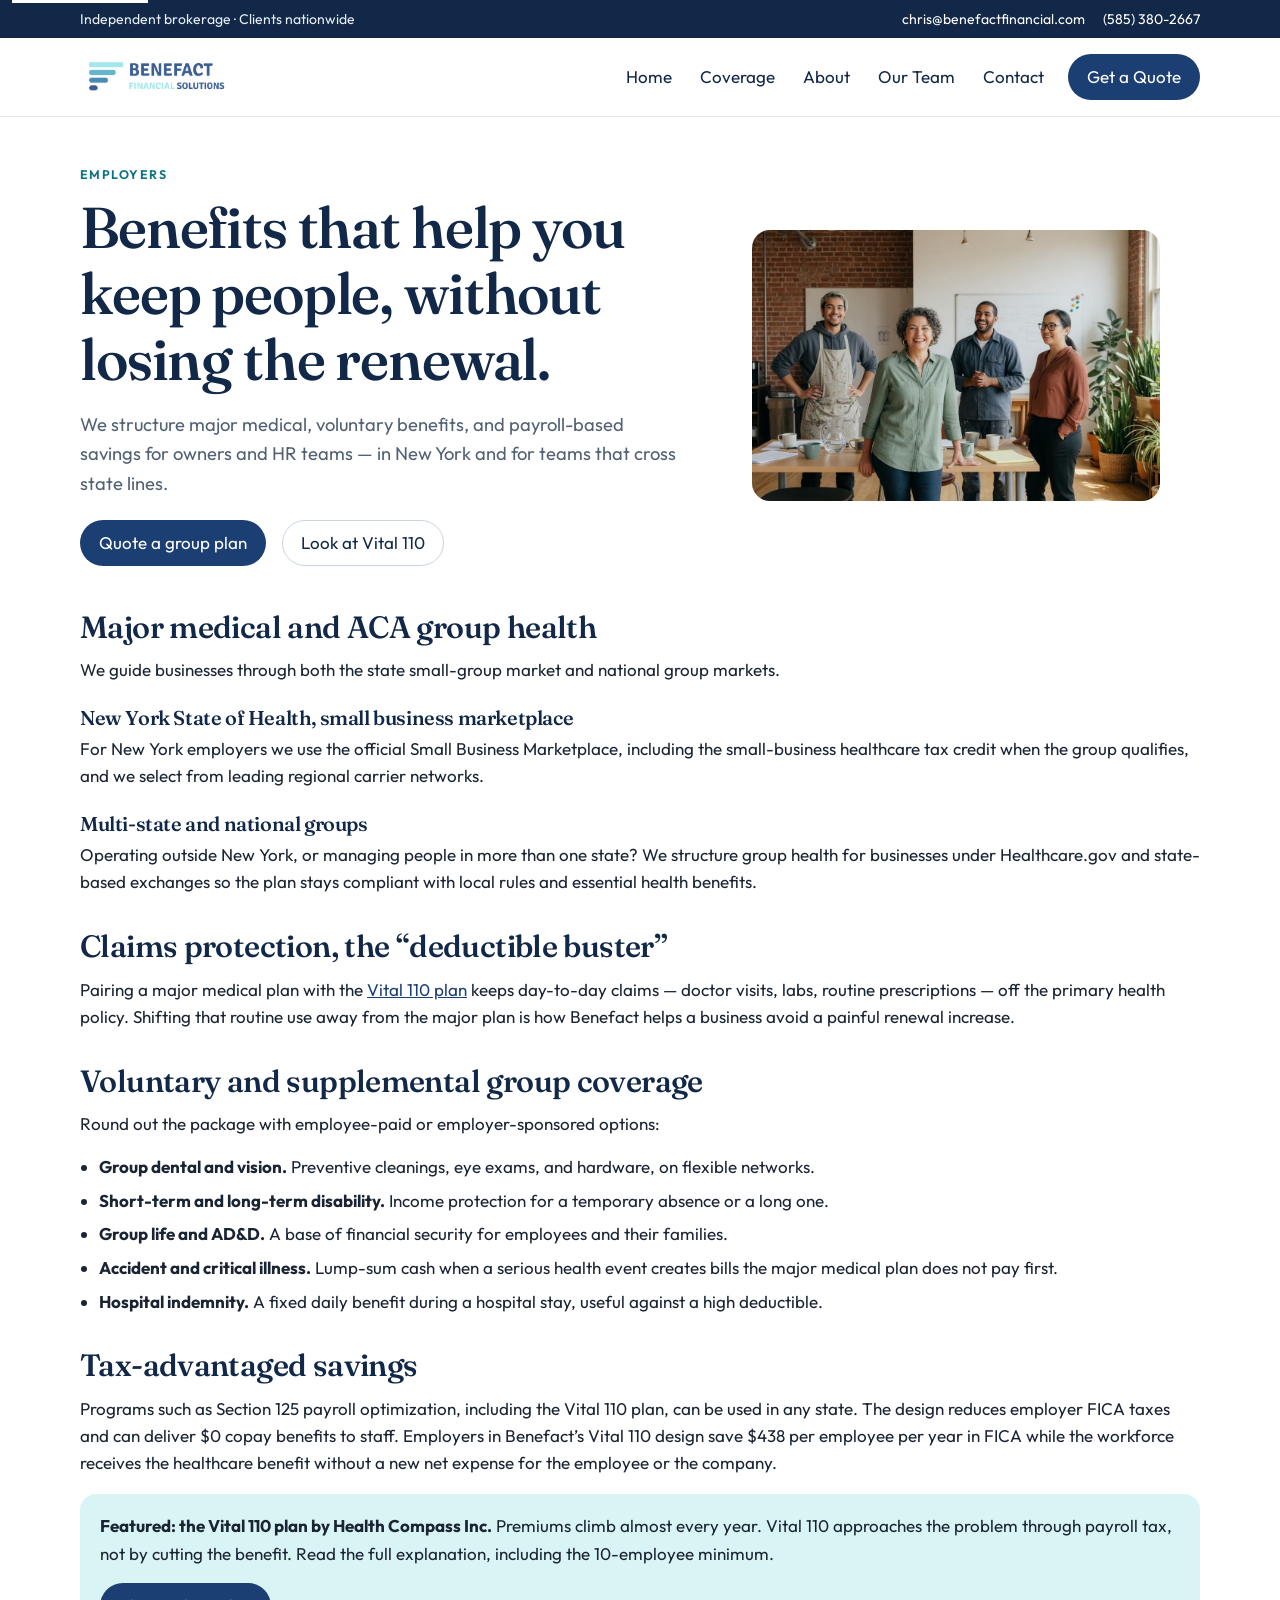
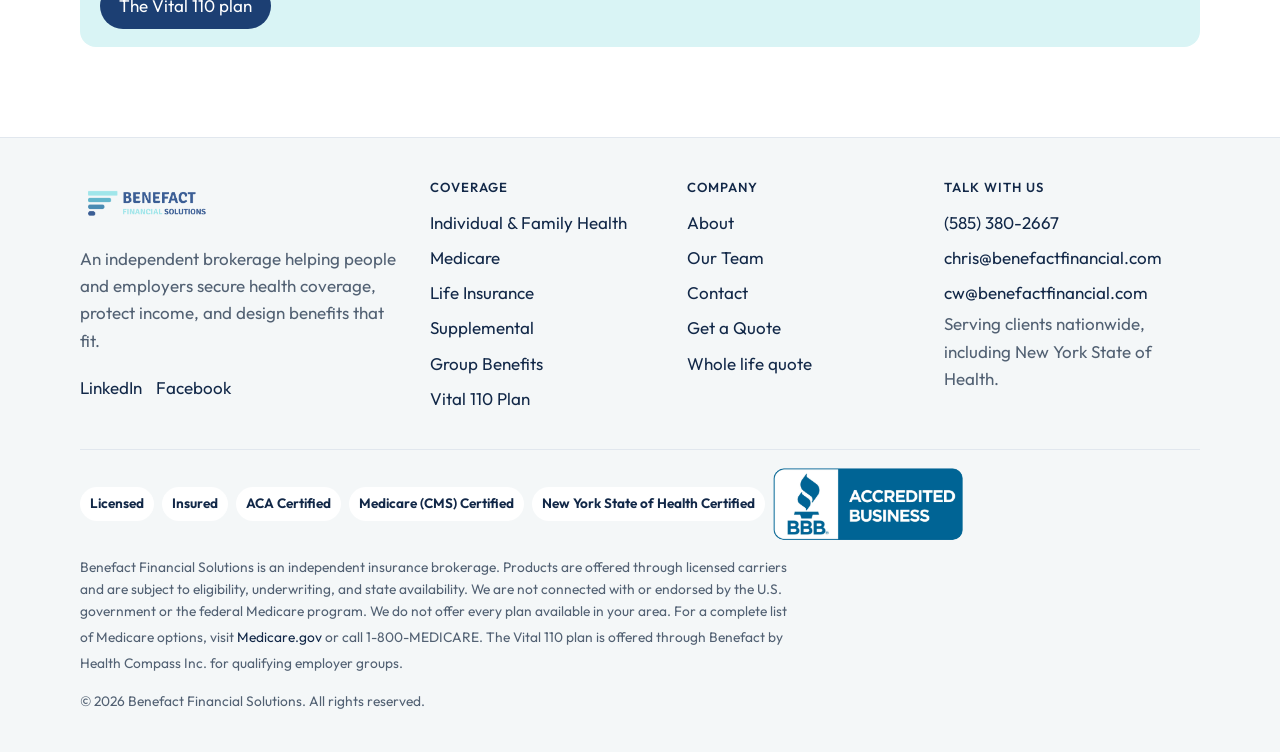
<file: group.html>
<!DOCTYPE html>
<html lang="en">
<head>
  <meta charset="utf-8">
  <meta name="viewport" content="width=device-width, initial-scale=1">
  <title>Group Employee Benefits | Benefact Financial Solutions</title>
  <meta name="description" content="Group health insurance, voluntary benefits, and the Vital 110 plan for employers in New York and nationwide.">
  <link rel="canonical" href="https://www.benefactfinancial.com/group.html">
  <meta property="og:title" content="Group Employee Benefits | Benefact Financial Solutions">
  <meta property="og:description" content="Group health insurance, voluntary benefits, and the Vital 110 plan for employers in New York and nationwide.">
  <meta property="og:type" content="website">
  <meta property="og:url" content="https://www.benefactfinancial.com/group.html">
  <meta property="og:image" content="https://www.benefactfinancial.com/images/hero.jpg">
  <link rel="icon" href="images/favicon.png" type="image/png">
  <link rel="preconnect" href="https://fonts.googleapis.com">
  <link rel="preconnect" href="https://fonts.gstatic.com" crossorigin>
  <link href="https://fonts.googleapis.com/css2?family=Fraunces:opsz,wght@9..144,500;9..144,600&family=Outfit:wght@400;500;600;700&display=swap" rel="stylesheet">
  <link rel="stylesheet" href="css/styles.css?v=10">
</head>
<body>

<a class="skip" href="#main">Skip to content</a>
<div class="top" id="top">
  <div class="utility">
    <div class="wrap utility-inner">
      <p>Independent brokerage · Clients nationwide</p>
      <p class="utility-links">
        <a href="mailto:chris@benefactfinancial.com">chris@benefactfinancial.com</a>
        <a href="tel:+15853802667">(585) 380-2667</a>
      </p>
    </div>
  </div>
  <header class="site-header">
    <div class="wrap header-inner">
      <a class="brand" href="index.html">
        <img src="images/logo.png" alt="Benefact Financial Solutions" width="2021" height="523">
      </a>
      <nav id="site-nav" class="site-nav" aria-label="Primary">
        <a data-nav="index.html" href="index.html">Home</a>
        <div class="has-sub">
          <button class="sub-toggle" type="button" aria-expanded="false">Coverage</button>
          <div class="submenu">
            <a data-nav="health.html" href="health.html">Individual &amp; Family Health</a>
            <a data-nav="medicare.html" href="medicare.html">Medicare</a>
            <a data-nav="life.html" href="life.html">Life Insurance</a>
            <a data-nav="supplemental.html" href="supplemental.html">Supplemental</a>
            <a data-nav="group.html" href="group.html">Group Benefits</a>
            <a data-nav="vital-110.html" href="vital-110.html">Vital 110 Plan</a>
          </div>
        </div>
        <a data-nav="about.html" href="about.html">About</a>
        <a data-nav="team.html" href="team.html">Our Team</a>
        <a data-nav="contact.html" href="contact.html">Contact</a>
      </nav>
      <a class="btn btn-primary header-cta" href="quote.html"><span class="cta-full">Get a Quote</span><span class="cta-short">Quote</span></a>
      <button class="nav-toggle" type="button" aria-expanded="false" aria-controls="site-nav">
        <span class="sr-only">Menu</span>
        <span></span><span></span><span></span>
      </button>
    </div>
  </header>
</div>

<main id="main">

<section class="page-hero">
  <div class="wrap page-hero-grid">
    <div>
      <p class="eyebrow">Employers</p>
      <h1>Benefits that help you keep people, without losing the renewal.</h1>
      <p class="lede">We structure major medical, voluntary benefits, and payroll-based savings for owners and HR teams — in New York and for teams that cross state lines.</p>
      <div class="actions">
        <a class="btn btn-primary" href="quote.html">Quote a group plan</a>
        <a class="btn btn-secondary" href="vital-110.html">Look at Vital 110</a>
      </div>
    </div>
    <figure class="page-hero-photo">
      <img src="images/group.jpg" alt="A small business team together in their workplace" width="1280" height="720">
    </figure>
  </div>
</section>
<article class="wrap prose">
  <h2>Major medical and ACA group health</h2>
  <p>We guide businesses through both the state small-group market and national group markets.</p>
  <h3>New York State of Health, small business marketplace</h3>
  <p>For New York employers we use the official Small Business Marketplace, including the small-business healthcare tax credit when the group qualifies, and we select from leading regional carrier networks.</p>
  <h3>Multi-state and national groups</h3>
  <p>Operating outside New York, or managing people in more than one state? We structure group health for businesses under Healthcare.gov and state-based exchanges so the plan stays compliant with local rules and essential health benefits.</p>
  <h2>Claims protection, the “deductible buster”</h2>
  <p>Pairing a major medical plan with the <a href="vital-110.html">Vital 110 plan</a> keeps day-to-day claims — doctor visits, labs, routine prescriptions — off the primary health policy. Shifting that routine use away from the major plan is how Benefact helps a business avoid a painful renewal increase.</p>
  <h2>Voluntary and supplemental group coverage</h2>
  <p>Round out the package with employee-paid or employer-sponsored options:</p>
  <ul>
    <li><strong>Group dental and vision.</strong> Preventive cleanings, eye exams, and hardware, on flexible networks.</li>
    <li><strong>Short-term and long-term disability.</strong> Income protection for a temporary absence or a long one.</li>
    <li><strong>Group life and AD&amp;D.</strong> A base of financial security for employees and their families.</li>
    <li><strong>Accident and critical illness.</strong> Lump-sum cash when a serious health event creates bills the major medical plan does not pay first.</li>
    <li><strong>Hospital indemnity.</strong> A fixed daily benefit during a hospital stay, useful against a high deductible.</li>
  </ul>
  <h2>Tax-advantaged savings</h2>
  <p>Programs such as Section 125 payroll optimization, including the Vital 110 plan, can be used in any state. The design reduces employer FICA taxes and can deliver $0 copay benefits to staff. Employers in Benefact’s Vital 110 design save $438 per employee per year in FICA while the workforce receives the healthcare benefit without a new net expense for the employee or the company.</p>
  <div class="callout">
    <p><strong>Featured: the Vital 110 plan by Health Compass Inc.</strong> Premiums climb almost every year. Vital 110 approaches the problem through payroll tax, not by cutting the benefit. Read the full explanation, including the 10-employee minimum.</p>
    <p><a class="btn btn-primary" href="vital-110.html">The Vital 110 plan</a></p>
  </div>
</article>

</main>

<footer class="site-footer">
  <div class="wrap footer-grid">
    <div>
      <a class="brand footer-brand" href="index.html"><img src="images/logo.png" alt="Benefact Financial Solutions" width="2021" height="523"></a>
      <p>An independent brokerage helping people and employers secure health coverage, protect income, and design benefits that fit.</p>
      <p class="footer-social">
        <a href="https://www.linkedin.com/in/christopher-wilson-536b511b8/" target="_blank" rel="noopener noreferrer">LinkedIn</a>
        <a href="https://www.facebook.com/profile.php?id=100092346204906" target="_blank" rel="noopener noreferrer">Facebook</a>
      </p>
    </div>
    <div>
      <h2>Coverage</h2>
      <a href="health.html">Individual &amp; Family Health</a><br>
      <a href="medicare.html">Medicare</a><br>
      <a href="life.html">Life Insurance</a><br>
      <a href="supplemental.html">Supplemental</a><br>
      <a href="group.html">Group Benefits</a><br>
      <a href="vital-110.html">Vital 110 Plan</a>
    </div>
    <div>
      <h2>Company</h2>
      <a href="about.html">About</a><br>
      <a href="team.html">Our Team</a><br>
      <a href="contact.html">Contact</a><br>
      <a href="quote.html">Get a Quote</a><br>
      <a href="whole-life-quote.html">Whole life quote</a>
    </div>
    <div>
      <h2>Talk with us</h2>
      <a href="tel:+15853802667">(585) 380-2667</a><br>
      <a href="mailto:chris@benefactfinancial.com">chris@benefactfinancial.com</a><br>
      <a href="mailto:cw@benefactfinancial.com">cw@benefactfinancial.com</a>
      <p>Serving clients nationwide, including New York State of Health.</p>
    </div>
  </div>
  <div class="wrap credentials">
    <ul>
      <li>Licensed</li>
      <li>Insured</li>
      <li>ACA Certified</li>
      <li>Medicare (CMS) Certified</li>
      <li>New York State of Health Certified</li>
    </ul>
    <div id="bbb-seal" class="bbb-seal">
      <img src="images/bbb.jpg" alt="BBB Accredited Business" width="1200" height="455">
    </div>
  </div>
  <div class="wrap legal">
    <p>Benefact Financial Solutions is an independent insurance brokerage. Products are offered through licensed carriers and are subject to eligibility, underwriting, and state availability. We are not connected with or endorsed by the U.S. government or the federal Medicare program. We do not offer every plan available in your area. For a complete list of Medicare options, visit <a href="https://www.medicare.gov" target="_blank" rel="noopener noreferrer">Medicare.gov</a> or call 1-800-MEDICARE. The Vital 110 plan is offered through Benefact by Health Compass Inc. for qualifying employer groups.</p>
    <p>© 2026 Benefact Financial Solutions. All rights reserved.</p>
  </div>
</footer>
<script src="js/bbb-seal.js"></script>
<script src="js/main.js"></script>

</body>
</html>
</file>
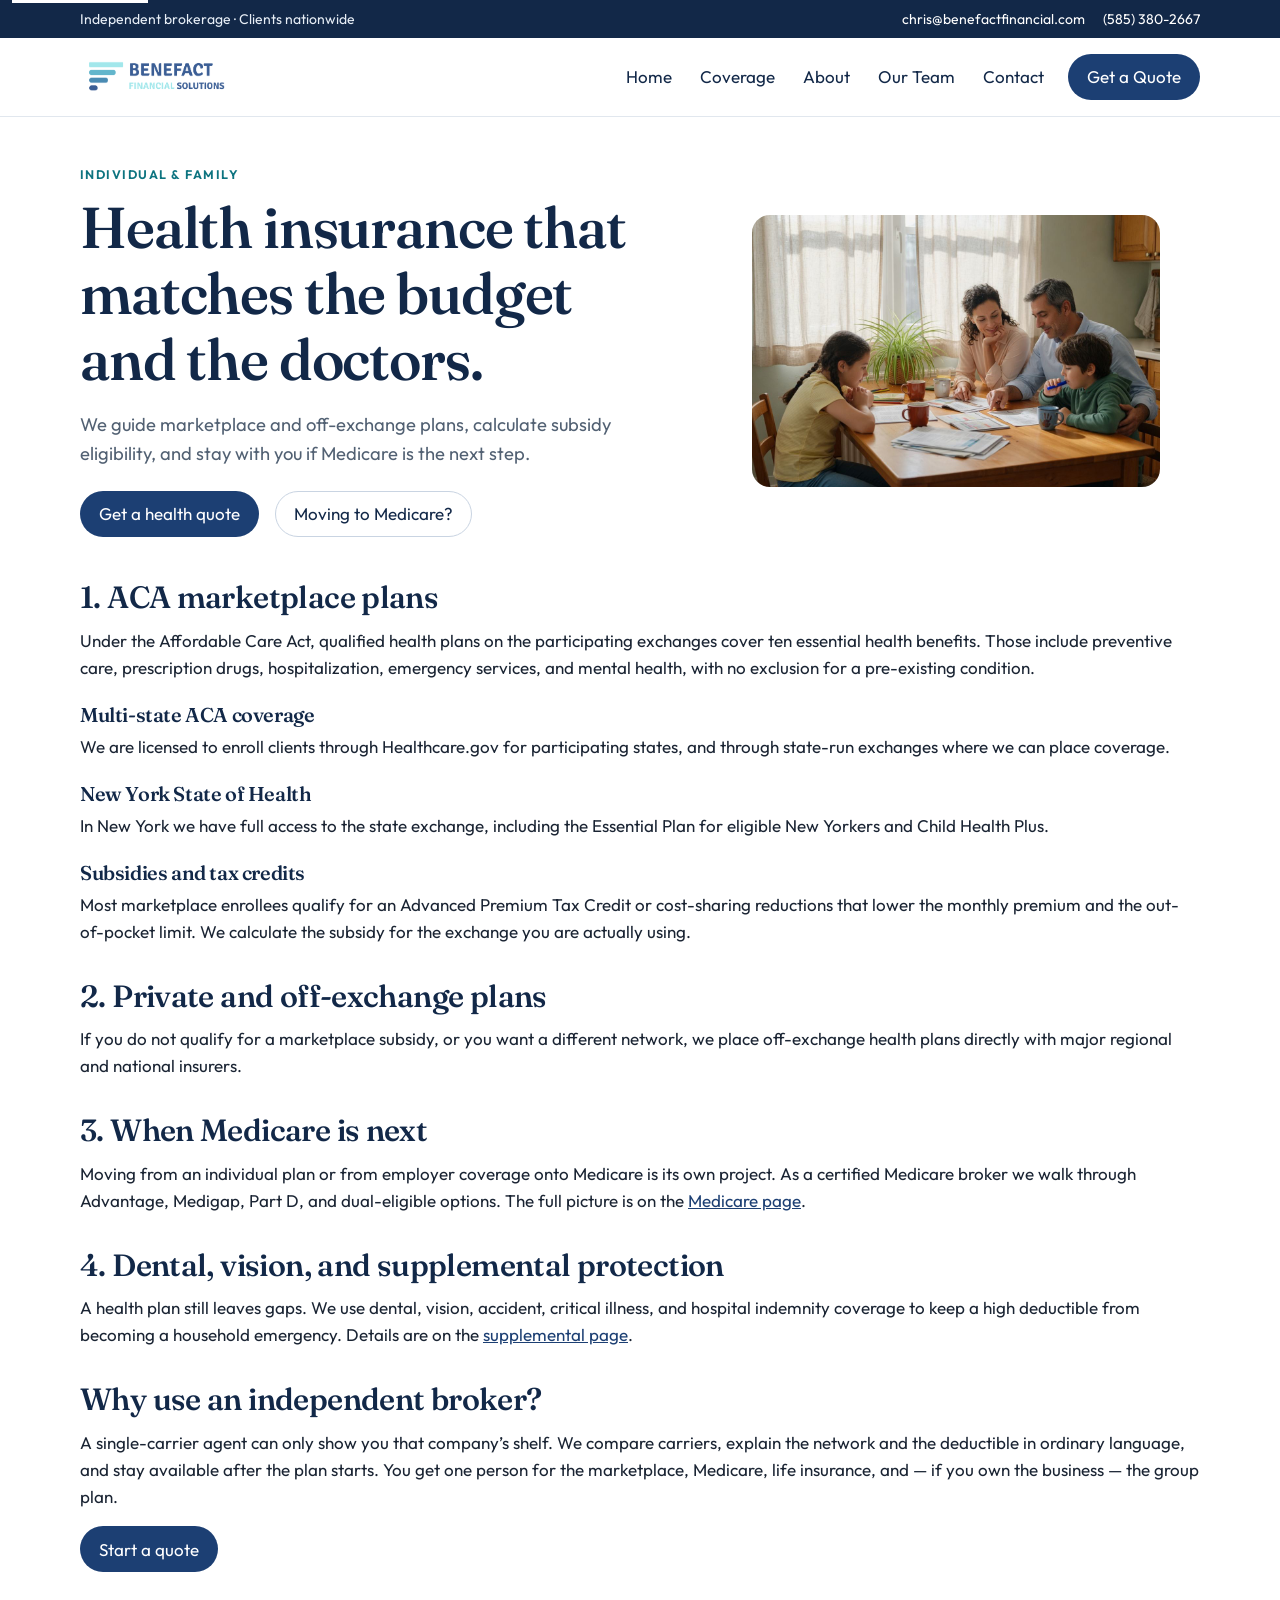
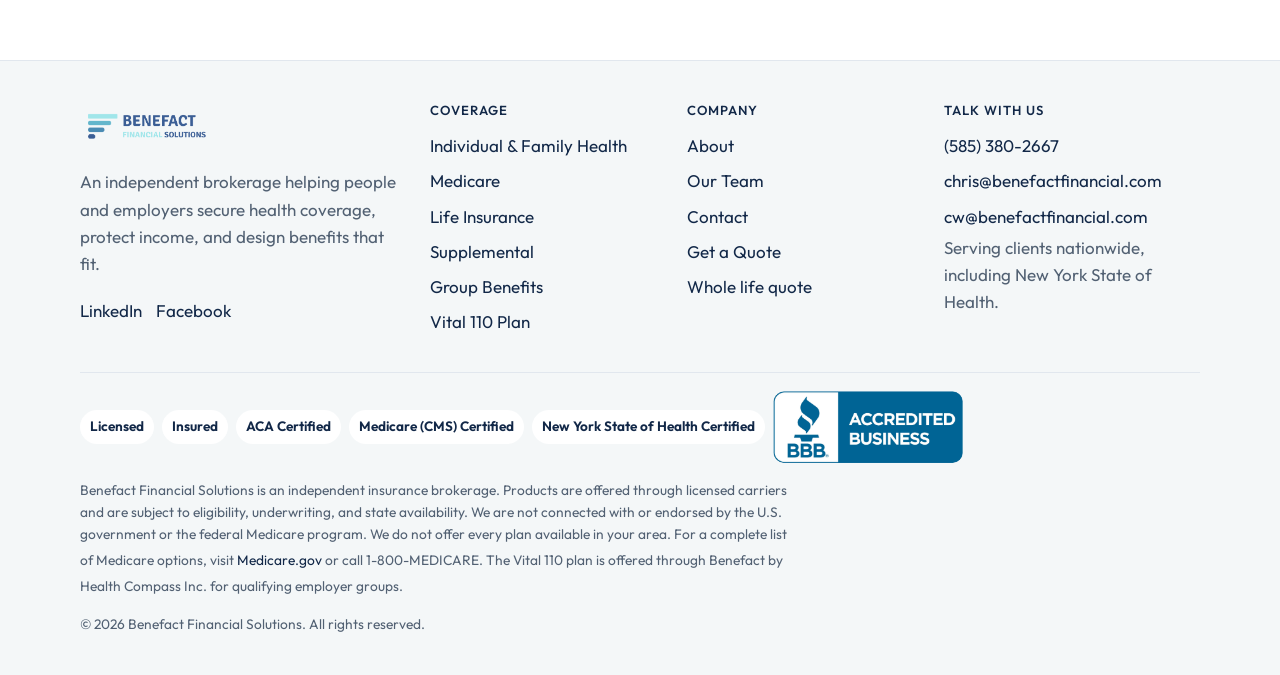
<file: health.html>
<!DOCTYPE html>
<html lang="en">
<head>
  <meta charset="utf-8">
  <meta name="viewport" content="width=device-width, initial-scale=1">
  <title>Individual &amp; Family Health Insurance | Benefact Financial Solutions</title>
  <meta name="description" content="ACA marketplace plans, New York State of Health, off-exchange coverage, subsidies, and supplemental health protection.">
  <link rel="canonical" href="https://www.benefactfinancial.com/health.html">
  <meta property="og:title" content="Individual &amp; Family Health Insurance | Benefact Financial Solutions">
  <meta property="og:description" content="ACA marketplace plans, New York State of Health, off-exchange coverage, subsidies, and supplemental health protection.">
  <meta property="og:type" content="website">
  <meta property="og:url" content="https://www.benefactfinancial.com/health.html">
  <meta property="og:image" content="https://www.benefactfinancial.com/images/hero.jpg">
  <link rel="icon" href="images/favicon.png" type="image/png">
  <link rel="preconnect" href="https://fonts.googleapis.com">
  <link rel="preconnect" href="https://fonts.gstatic.com" crossorigin>
  <link href="https://fonts.googleapis.com/css2?family=Fraunces:opsz,wght@9..144,500;9..144,600&family=Outfit:wght@400;500;600;700&display=swap" rel="stylesheet">
  <link rel="stylesheet" href="css/styles.css?v=10">
</head>
<body>

<a class="skip" href="#main">Skip to content</a>
<div class="top" id="top">
  <div class="utility">
    <div class="wrap utility-inner">
      <p>Independent brokerage · Clients nationwide</p>
      <p class="utility-links">
        <a href="mailto:chris@benefactfinancial.com">chris@benefactfinancial.com</a>
        <a href="tel:+15853802667">(585) 380-2667</a>
      </p>
    </div>
  </div>
  <header class="site-header">
    <div class="wrap header-inner">
      <a class="brand" href="index.html">
        <img src="images/logo.png" alt="Benefact Financial Solutions" width="2021" height="523">
      </a>
      <nav id="site-nav" class="site-nav" aria-label="Primary">
        <a data-nav="index.html" href="index.html">Home</a>
        <div class="has-sub">
          <button class="sub-toggle" type="button" aria-expanded="false">Coverage</button>
          <div class="submenu">
            <a data-nav="health.html" href="health.html">Individual &amp; Family Health</a>
            <a data-nav="medicare.html" href="medicare.html">Medicare</a>
            <a data-nav="life.html" href="life.html">Life Insurance</a>
            <a data-nav="supplemental.html" href="supplemental.html">Supplemental</a>
            <a data-nav="group.html" href="group.html">Group Benefits</a>
            <a data-nav="vital-110.html" href="vital-110.html">Vital 110 Plan</a>
          </div>
        </div>
        <a data-nav="about.html" href="about.html">About</a>
        <a data-nav="team.html" href="team.html">Our Team</a>
        <a data-nav="contact.html" href="contact.html">Contact</a>
      </nav>
      <a class="btn btn-primary header-cta" href="quote.html"><span class="cta-full">Get a Quote</span><span class="cta-short">Quote</span></a>
      <button class="nav-toggle" type="button" aria-expanded="false" aria-controls="site-nav">
        <span class="sr-only">Menu</span>
        <span></span><span></span><span></span>
      </button>
    </div>
  </header>
</div>

<main id="main">

<section class="page-hero">
  <div class="wrap page-hero-grid">
    <div>
      <p class="eyebrow">Individual &amp; family</p>
      <h1>Health insurance that matches the budget and the doctors.</h1>
      <p class="lede">We guide marketplace and off-exchange plans, calculate subsidy eligibility, and stay with you if Medicare is the next step.</p>
      <div class="actions">
        <a class="btn btn-primary" href="quote.html">Get a health quote</a>
        <a class="btn btn-secondary" href="medicare.html">Moving to Medicare?</a>
      </div>
    </div>
    <figure class="page-hero-photo">
      <img src="images/health.jpg" alt="A family reviewing paperwork together at the kitchen table" width="1248" height="832">
    </figure>
  </div>
</section>
<article class="wrap prose">
  <h2>1. ACA marketplace plans</h2>
  <p>Under the Affordable Care Act, qualified health plans on the participating exchanges cover ten essential health benefits. Those include preventive care, prescription drugs, hospitalization, emergency services, and mental health, with no exclusion for a pre-existing condition.</p>
  <h3>Multi-state ACA coverage</h3>
  <p>We are licensed to enroll clients through Healthcare.gov for participating states, and through state-run exchanges where we can place coverage.</p>
  <h3>New York State of Health</h3>
  <p>In New York we have full access to the state exchange, including the Essential Plan for eligible New Yorkers and Child Health Plus.</p>
  <h3>Subsidies and tax credits</h3>
  <p>Most marketplace enrollees qualify for an Advanced Premium Tax Credit or cost-sharing reductions that lower the monthly premium and the out-of-pocket limit. We calculate the subsidy for the exchange you are actually using.</p>
  <h2>2. Private and off-exchange plans</h2>
  <p>If you do not qualify for a marketplace subsidy, or you want a different network, we place off-exchange health plans directly with major regional and national insurers.</p>
  <h2>3. When Medicare is next</h2>
  <p>Moving from an individual plan or from employer coverage onto Medicare is its own project. As a certified Medicare broker we walk through Advantage, Medigap, Part D, and dual-eligible options. The full picture is on the <a href="medicare.html">Medicare page</a>.</p>
  <h2>4. Dental, vision, and supplemental protection</h2>
  <p>A health plan still leaves gaps. We use dental, vision, accident, critical illness, and hospital indemnity coverage to keep a high deductible from becoming a household emergency. Details are on the <a href="supplemental.html">supplemental page</a>.</p>
  <h2>Why use an independent broker?</h2>
  <p>A single-carrier agent can only show you that company’s shelf. We compare carriers, explain the network and the deductible in ordinary language, and stay available after the plan starts. You get one person for the marketplace, Medicare, life insurance, and — if you own the business — the group plan.</p>
  <p><a class="btn btn-primary" href="quote.html">Start a quote</a></p>
</article>

</main>

<footer class="site-footer">
  <div class="wrap footer-grid">
    <div>
      <a class="brand footer-brand" href="index.html"><img src="images/logo.png" alt="Benefact Financial Solutions" width="2021" height="523"></a>
      <p>An independent brokerage helping people and employers secure health coverage, protect income, and design benefits that fit.</p>
      <p class="footer-social">
        <a href="https://www.linkedin.com/in/christopher-wilson-536b511b8/" target="_blank" rel="noopener noreferrer">LinkedIn</a>
        <a href="https://www.facebook.com/profile.php?id=100092346204906" target="_blank" rel="noopener noreferrer">Facebook</a>
      </p>
    </div>
    <div>
      <h2>Coverage</h2>
      <a href="health.html">Individual &amp; Family Health</a><br>
      <a href="medicare.html">Medicare</a><br>
      <a href="life.html">Life Insurance</a><br>
      <a href="supplemental.html">Supplemental</a><br>
      <a href="group.html">Group Benefits</a><br>
      <a href="vital-110.html">Vital 110 Plan</a>
    </div>
    <div>
      <h2>Company</h2>
      <a href="about.html">About</a><br>
      <a href="team.html">Our Team</a><br>
      <a href="contact.html">Contact</a><br>
      <a href="quote.html">Get a Quote</a><br>
      <a href="whole-life-quote.html">Whole life quote</a>
    </div>
    <div>
      <h2>Talk with us</h2>
      <a href="tel:+15853802667">(585) 380-2667</a><br>
      <a href="mailto:chris@benefactfinancial.com">chris@benefactfinancial.com</a><br>
      <a href="mailto:cw@benefactfinancial.com">cw@benefactfinancial.com</a>
      <p>Serving clients nationwide, including New York State of Health.</p>
    </div>
  </div>
  <div class="wrap credentials">
    <ul>
      <li>Licensed</li>
      <li>Insured</li>
      <li>ACA Certified</li>
      <li>Medicare (CMS) Certified</li>
      <li>New York State of Health Certified</li>
    </ul>
    <div id="bbb-seal" class="bbb-seal">
      <img src="images/bbb.jpg" alt="BBB Accredited Business" width="1200" height="455">
    </div>
  </div>
  <div class="wrap legal">
    <p>Benefact Financial Solutions is an independent insurance brokerage. Products are offered through licensed carriers and are subject to eligibility, underwriting, and state availability. We are not connected with or endorsed by the U.S. government or the federal Medicare program. We do not offer every plan available in your area. For a complete list of Medicare options, visit <a href="https://www.medicare.gov" target="_blank" rel="noopener noreferrer">Medicare.gov</a> or call 1-800-MEDICARE. The Vital 110 plan is offered through Benefact by Health Compass Inc. for qualifying employer groups.</p>
    <p>© 2026 Benefact Financial Solutions. All rights reserved.</p>
  </div>
</footer>
<script src="js/bbb-seal.js"></script>
<script src="js/main.js"></script>

</body>
</html>
</file>
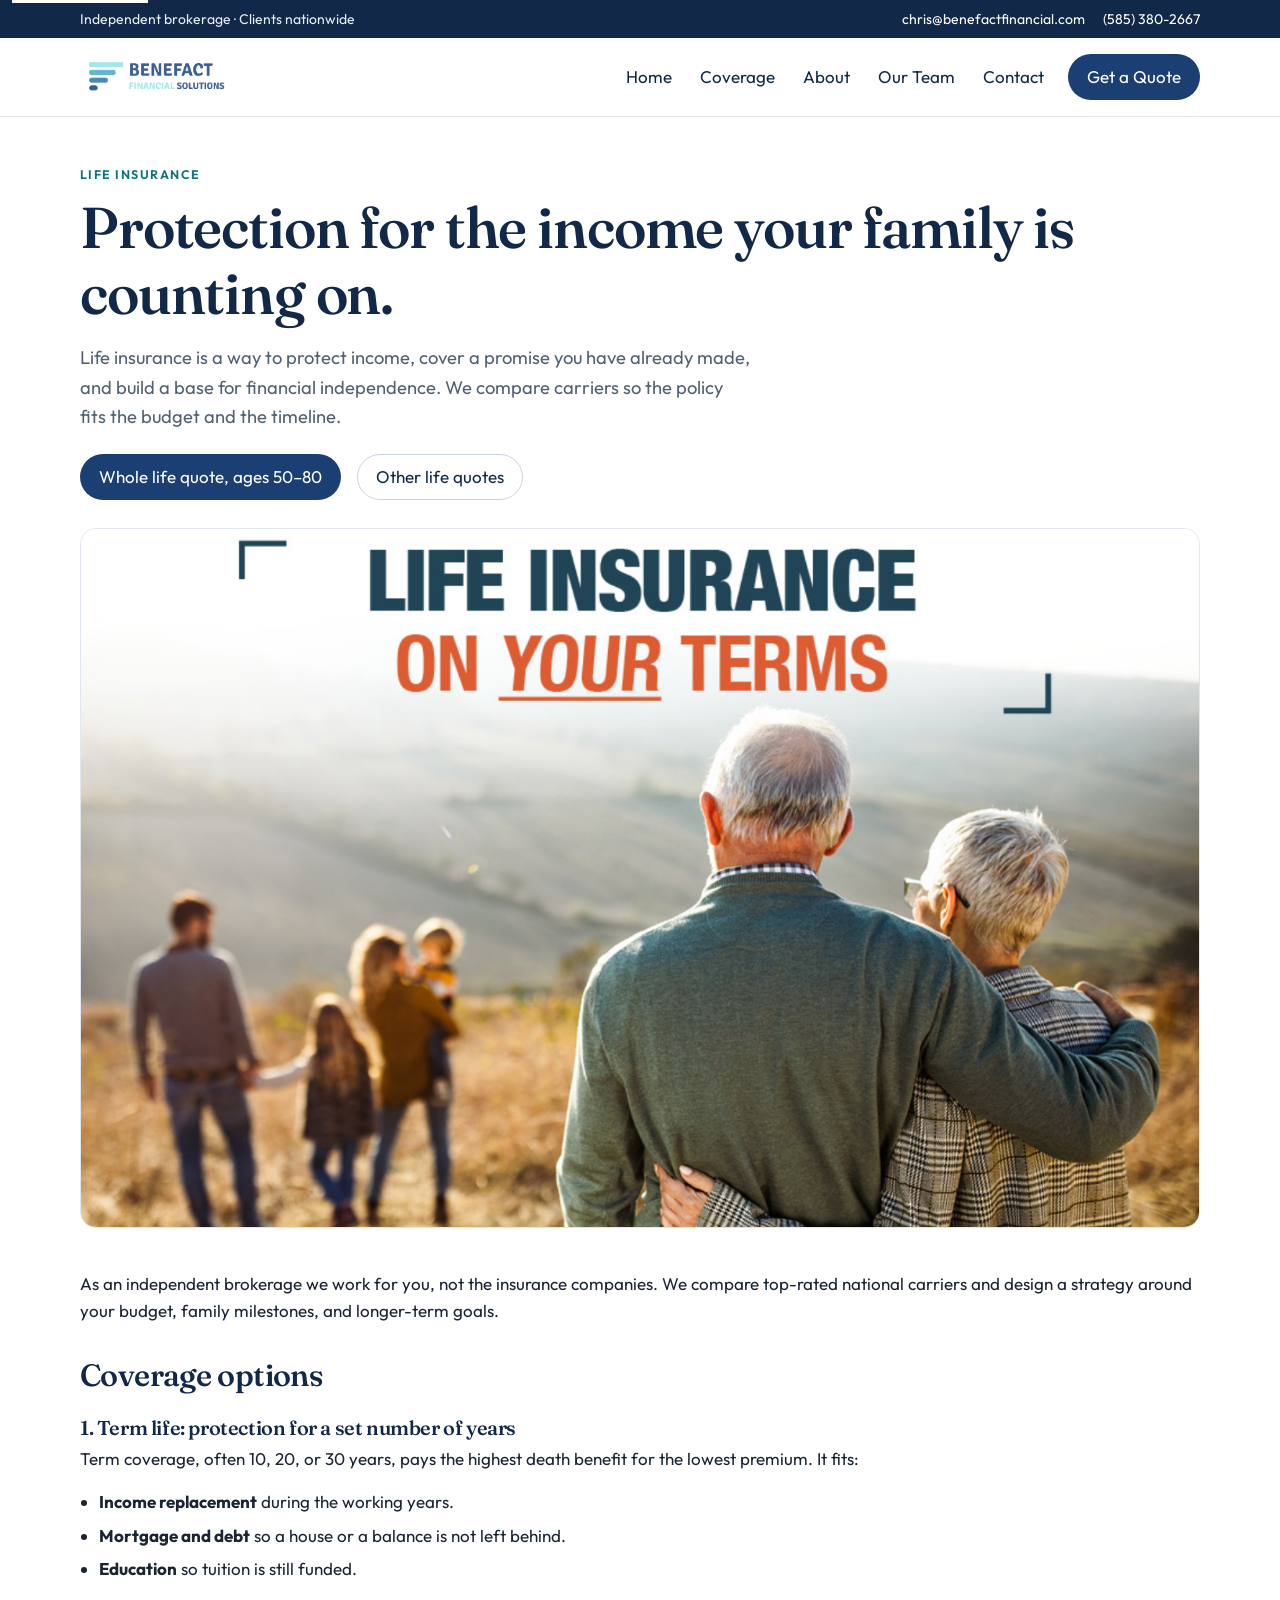
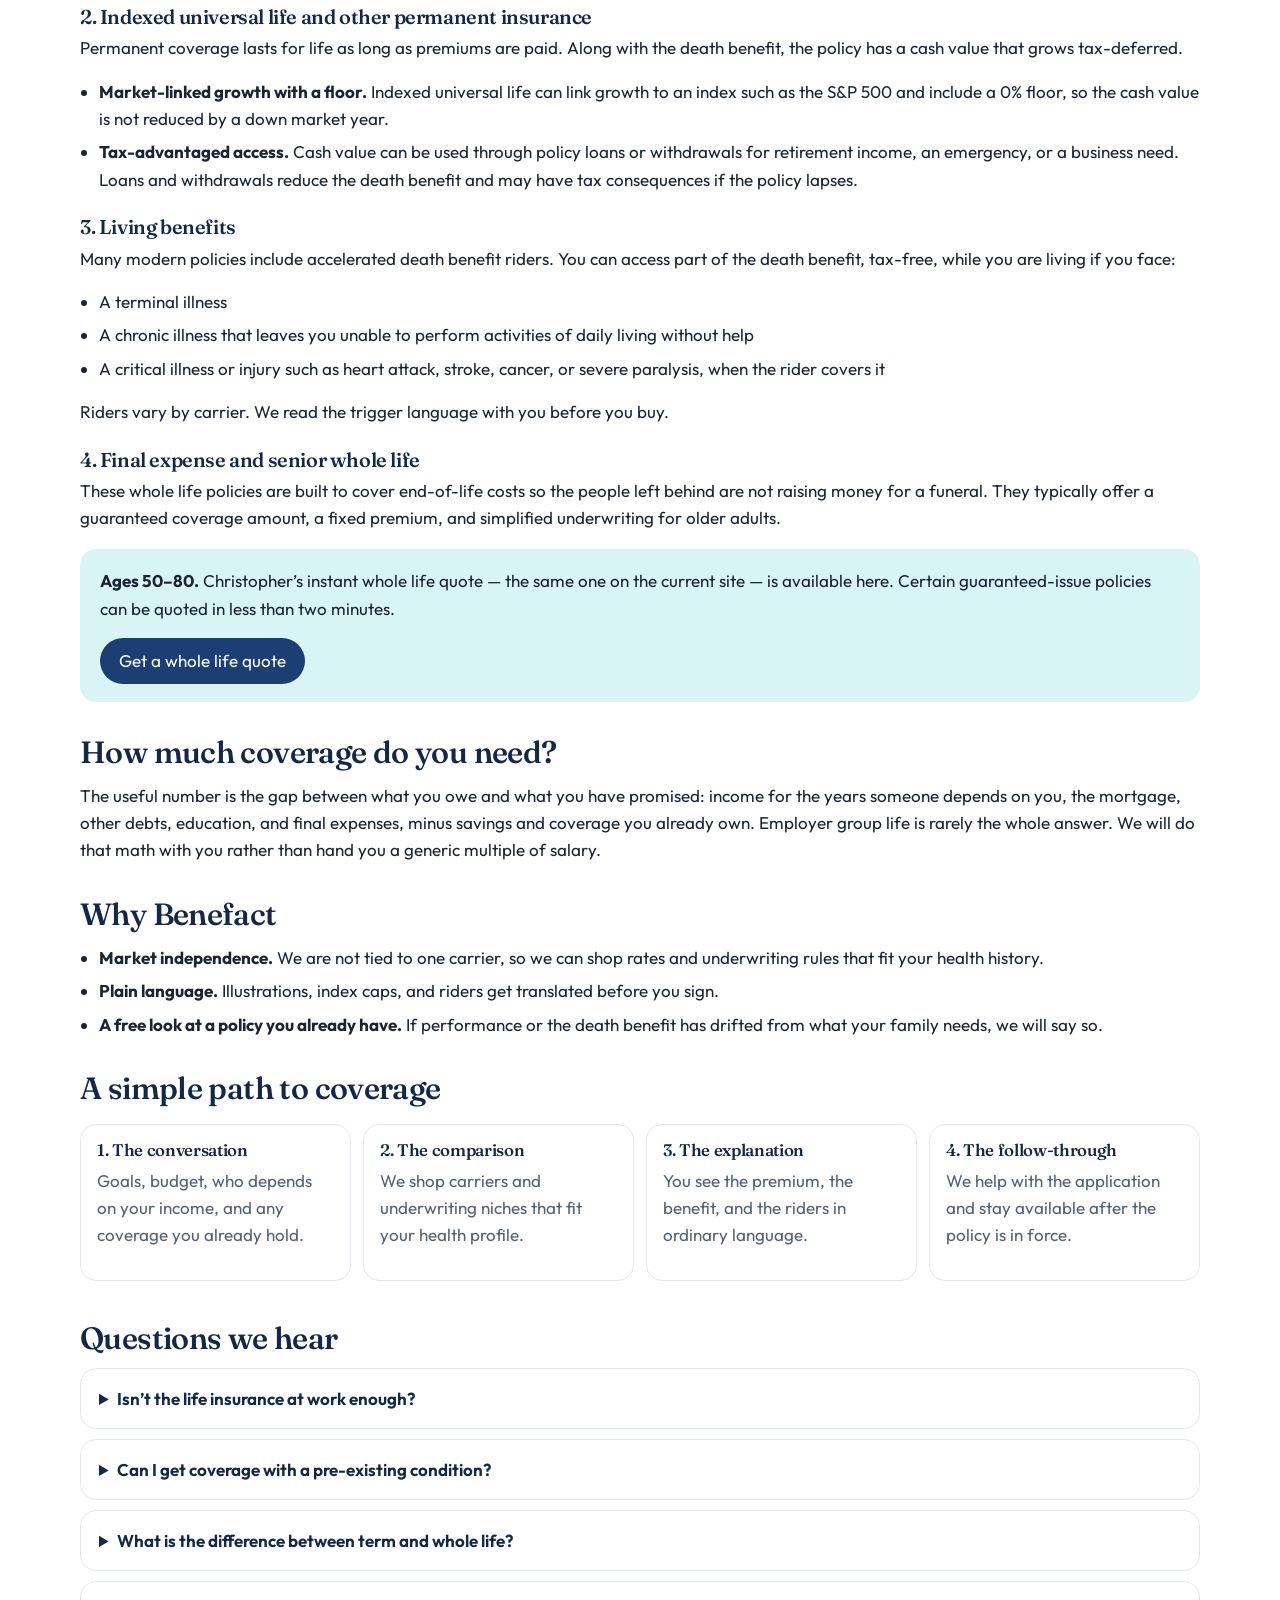
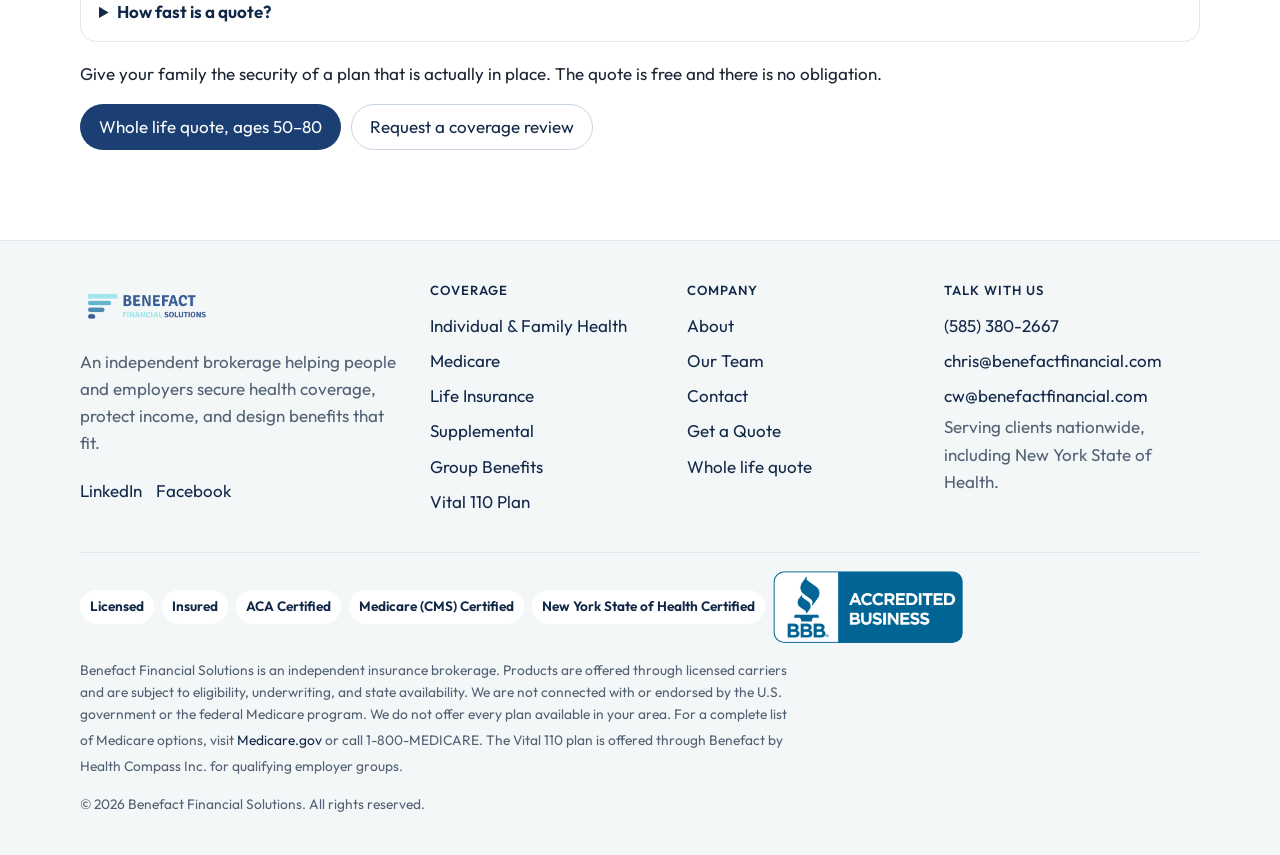
<file: life.html>
<!DOCTYPE html>
<html lang="en">
<head>
  <meta charset="utf-8">
  <meta name="viewport" content="width=device-width, initial-scale=1">
  <title>Life Insurance | Benefact Financial Solutions</title>
  <meta name="description" content="Term, indexed universal life, living benefits, and final expense coverage from an independent brokerage.">
  <link rel="canonical" href="https://www.benefactfinancial.com/life.html">
  <meta property="og:title" content="Life Insurance | Benefact Financial Solutions">
  <meta property="og:description" content="Term, indexed universal life, living benefits, and final expense coverage from an independent brokerage.">
  <meta property="og:type" content="website">
  <meta property="og:url" content="https://www.benefactfinancial.com/life.html">
  <meta property="og:image" content="https://www.benefactfinancial.com/images/hero.jpg">
  <link rel="icon" href="images/favicon.png" type="image/png">
  <link rel="preconnect" href="https://fonts.googleapis.com">
  <link rel="preconnect" href="https://fonts.gstatic.com" crossorigin>
  <link href="https://fonts.googleapis.com/css2?family=Fraunces:opsz,wght@9..144,500;9..144,600&family=Outfit:wght@400;500;600;700&display=swap" rel="stylesheet">
  <link rel="stylesheet" href="css/styles.css?v=10">
</head>
<body>

<a class="skip" href="#main">Skip to content</a>
<div class="top" id="top">
  <div class="utility">
    <div class="wrap utility-inner">
      <p>Independent brokerage · Clients nationwide</p>
      <p class="utility-links">
        <a href="mailto:chris@benefactfinancial.com">chris@benefactfinancial.com</a>
        <a href="tel:+15853802667">(585) 380-2667</a>
      </p>
    </div>
  </div>
  <header class="site-header">
    <div class="wrap header-inner">
      <a class="brand" href="index.html">
        <img src="images/logo.png" alt="Benefact Financial Solutions" width="2021" height="523">
      </a>
      <nav id="site-nav" class="site-nav" aria-label="Primary">
        <a data-nav="index.html" href="index.html">Home</a>
        <div class="has-sub">
          <button class="sub-toggle" type="button" aria-expanded="false">Coverage</button>
          <div class="submenu">
            <a data-nav="health.html" href="health.html">Individual &amp; Family Health</a>
            <a data-nav="medicare.html" href="medicare.html">Medicare</a>
            <a data-nav="life.html" href="life.html">Life Insurance</a>
            <a data-nav="supplemental.html" href="supplemental.html">Supplemental</a>
            <a data-nav="group.html" href="group.html">Group Benefits</a>
            <a data-nav="vital-110.html" href="vital-110.html">Vital 110 Plan</a>
          </div>
        </div>
        <a data-nav="about.html" href="about.html">About</a>
        <a data-nav="team.html" href="team.html">Our Team</a>
        <a data-nav="contact.html" href="contact.html">Contact</a>
      </nav>
      <a class="btn btn-primary header-cta" href="quote.html"><span class="cta-full">Get a Quote</span><span class="cta-short">Quote</span></a>
      <button class="nav-toggle" type="button" aria-expanded="false" aria-controls="site-nav">
        <span class="sr-only">Menu</span>
        <span></span><span></span><span></span>
      </button>
    </div>
  </header>
</div>

<main id="main">

<section class="page-hero">
  <div class="wrap">
    <p class="eyebrow">Life insurance</p>
    <h1>Protection for the income your family is counting on.</h1>
    <p class="lede">Life insurance is a way to protect income, cover a promise you have already made, and build a base for financial independence. We compare carriers so the policy fits the budget and the timeline.</p>
    <div class="actions">
      <a class="btn btn-primary" href="whole-life-quote.html">Whole life quote, ages 50–80</a>
      <a class="btn btn-secondary" href="quote.html">Other life quotes</a>
    </div>
    <figure class="client-art">
      <img src="images/19250.png" alt="Life insurance on your terms. An older couple stands with a family in a field." width="1428" height="892">
    </figure>
  </div>
</section>
<article class="wrap prose">
  <p>As an independent brokerage we work for you, not the insurance companies. We compare top-rated national carriers and design a strategy around your budget, family milestones, and longer-term goals.</p>
  <h2>Coverage options</h2>
  <h3>1. Term life: protection for a set number of years</h3>
  <p>Term coverage, often 10, 20, or 30 years, pays the highest death benefit for the lowest premium. It fits:</p>
  <ul>
    <li><strong>Income replacement</strong> during the working years.</li>
    <li><strong>Mortgage and debt</strong> so a house or a balance is not left behind.</li>
    <li><strong>Education</strong> so tuition is still funded.</li>
  </ul>
  <h3>2. Indexed universal life and other permanent insurance</h3>
  <p>Permanent coverage lasts for life as long as premiums are paid. Along with the death benefit, the policy has a cash value that grows tax-deferred.</p>
  <ul>
    <li><strong>Market-linked growth with a floor.</strong> Indexed universal life can link growth to an index such as the S&amp;P 500 and include a 0% floor, so the cash value is not reduced by a down market year.</li>
    <li><strong>Tax-advantaged access.</strong> Cash value can be used through policy loans or withdrawals for retirement income, an emergency, or a business need. Loans and withdrawals reduce the death benefit and may have tax consequences if the policy lapses.</li>
  </ul>
  <h3>3. Living benefits</h3>
  <p>Many modern policies include accelerated death benefit riders. You can access part of the death benefit, tax-free, while you are living if you face:</p>
  <ul>
    <li>A terminal illness</li>
    <li>A chronic illness that leaves you unable to perform activities of daily living without help</li>
    <li>A critical illness or injury such as heart attack, stroke, cancer, or severe paralysis, when the rider covers it</li>
  </ul>
  <p>Riders vary by carrier. We read the trigger language with you before you buy.</p>
  <h3>4. Final expense and senior whole life</h3>
  <p>These whole life policies are built to cover end-of-life costs so the people left behind are not raising money for a funeral. They typically offer a guaranteed coverage amount, a fixed premium, and simplified underwriting for older adults.</p>
  <div class="callout">
    <p><strong>Ages 50–80.</strong> Christopher’s instant whole life quote — the same one on the current site — is available here. Certain guaranteed-issue policies can be quoted in less than two minutes.</p>
    <p><a class="btn btn-primary" href="whole-life-quote.html">Get a whole life quote</a></p>
  </div>
  <h2>How much coverage do you need?</h2>
  <p>The useful number is the gap between what you owe and what you have promised: income for the years someone depends on you, the mortgage, other debts, education, and final expenses, minus savings and coverage you already own. Employer group life is rarely the whole answer. We will do that math with you rather than hand you a generic multiple of salary.</p>
  <h2>Why Benefact</h2>
  <ul>
    <li><strong>Market independence.</strong> We are not tied to one carrier, so we can shop rates and underwriting rules that fit your health history.</li>
    <li><strong>Plain language.</strong> Illustrations, index caps, and riders get translated before you sign.</li>
    <li><strong>A free look at a policy you already have.</strong> If performance or the death benefit has drifted from what your family needs, we will say so.</li>
  </ul>
  <h2>A simple path to coverage</h2>
  <ol class="steps" style="list-style:none;padding:0">
    <li class="step"><h3>1. The conversation</h3><p>Goals, budget, who depends on your income, and any coverage you already hold.</p></li>
    <li class="step"><h3>2. The comparison</h3><p>We shop carriers and underwriting niches that fit your health profile.</p></li>
    <li class="step"><h3>3. The explanation</h3><p>You see the premium, the benefit, and the riders in ordinary language.</p></li>
    <li class="step"><h3>4. The follow-through</h3><p>We help with the application and stay available after the policy is in force.</p></li>
  </ol>
  <h2>Questions we hear</h2>
  <div class="faq-list">
    <details class="faq"><summary>Isn’t the life insurance at work enough?</summary><p>Employer group life is a good perk, and it is often only one or two times salary. That may not cover a mortgage or a long stretch of lost income. It also rarely comes with you if you change jobs or start a business. An individual policy stays in force wherever the career goes.</p></details>
    <details class="faq"><summary>Can I get coverage with a pre-existing condition?</summary><p>Often, yes. Carriers specialize in different health profiles. Because we are independent, we know which underwriting guides are kinder to a specific condition.</p></details>
    <details class="faq"><summary>What is the difference between term and whole life?</summary><p>Term covers you for a set number of years at a lower cost and does not build cash value. Whole life, and universal life, are permanent. Premiums can be guaranteed, and cash value accumulates and can be accessed over time.</p></details>
    <details class="faq"><summary>How fast is a quote?</summary><p>For certain guaranteed-issue policies, an accurate quote takes less than two minutes. Fully underwritten policies take longer because a carrier is reviewing health history.</p></details>
  </div>
  <p style="margin-top:18px">Give your family the security of a plan that is actually in place. The quote is free and there is no obligation.</p>
  <p class="cta-row"><a class="btn btn-primary" href="whole-life-quote.html">Whole life quote, ages 50–80</a> <a class="btn btn-secondary" href="contact.html">Request a coverage review</a></p>
</article>

</main>

<footer class="site-footer">
  <div class="wrap footer-grid">
    <div>
      <a class="brand footer-brand" href="index.html"><img src="images/logo.png" alt="Benefact Financial Solutions" width="2021" height="523"></a>
      <p>An independent brokerage helping people and employers secure health coverage, protect income, and design benefits that fit.</p>
      <p class="footer-social">
        <a href="https://www.linkedin.com/in/christopher-wilson-536b511b8/" target="_blank" rel="noopener noreferrer">LinkedIn</a>
        <a href="https://www.facebook.com/profile.php?id=100092346204906" target="_blank" rel="noopener noreferrer">Facebook</a>
      </p>
    </div>
    <div>
      <h2>Coverage</h2>
      <a href="health.html">Individual &amp; Family Health</a><br>
      <a href="medicare.html">Medicare</a><br>
      <a href="life.html">Life Insurance</a><br>
      <a href="supplemental.html">Supplemental</a><br>
      <a href="group.html">Group Benefits</a><br>
      <a href="vital-110.html">Vital 110 Plan</a>
    </div>
    <div>
      <h2>Company</h2>
      <a href="about.html">About</a><br>
      <a href="team.html">Our Team</a><br>
      <a href="contact.html">Contact</a><br>
      <a href="quote.html">Get a Quote</a><br>
      <a href="whole-life-quote.html">Whole life quote</a>
    </div>
    <div>
      <h2>Talk with us</h2>
      <a href="tel:+15853802667">(585) 380-2667</a><br>
      <a href="mailto:chris@benefactfinancial.com">chris@benefactfinancial.com</a><br>
      <a href="mailto:cw@benefactfinancial.com">cw@benefactfinancial.com</a>
      <p>Serving clients nationwide, including New York State of Health.</p>
    </div>
  </div>
  <div class="wrap credentials">
    <ul>
      <li>Licensed</li>
      <li>Insured</li>
      <li>ACA Certified</li>
      <li>Medicare (CMS) Certified</li>
      <li>New York State of Health Certified</li>
    </ul>
    <div id="bbb-seal" class="bbb-seal">
      <img src="images/bbb.jpg" alt="BBB Accredited Business" width="1200" height="455">
    </div>
  </div>
  <div class="wrap legal">
    <p>Benefact Financial Solutions is an independent insurance brokerage. Products are offered through licensed carriers and are subject to eligibility, underwriting, and state availability. We are not connected with or endorsed by the U.S. government or the federal Medicare program. We do not offer every plan available in your area. For a complete list of Medicare options, visit <a href="https://www.medicare.gov" target="_blank" rel="noopener noreferrer">Medicare.gov</a> or call 1-800-MEDICARE. The Vital 110 plan is offered through Benefact by Health Compass Inc. for qualifying employer groups.</p>
    <p>© 2026 Benefact Financial Solutions. All rights reserved.</p>
  </div>
</footer>
<script src="js/bbb-seal.js"></script>
<script src="js/main.js"></script>

</body>
</html>
</file>
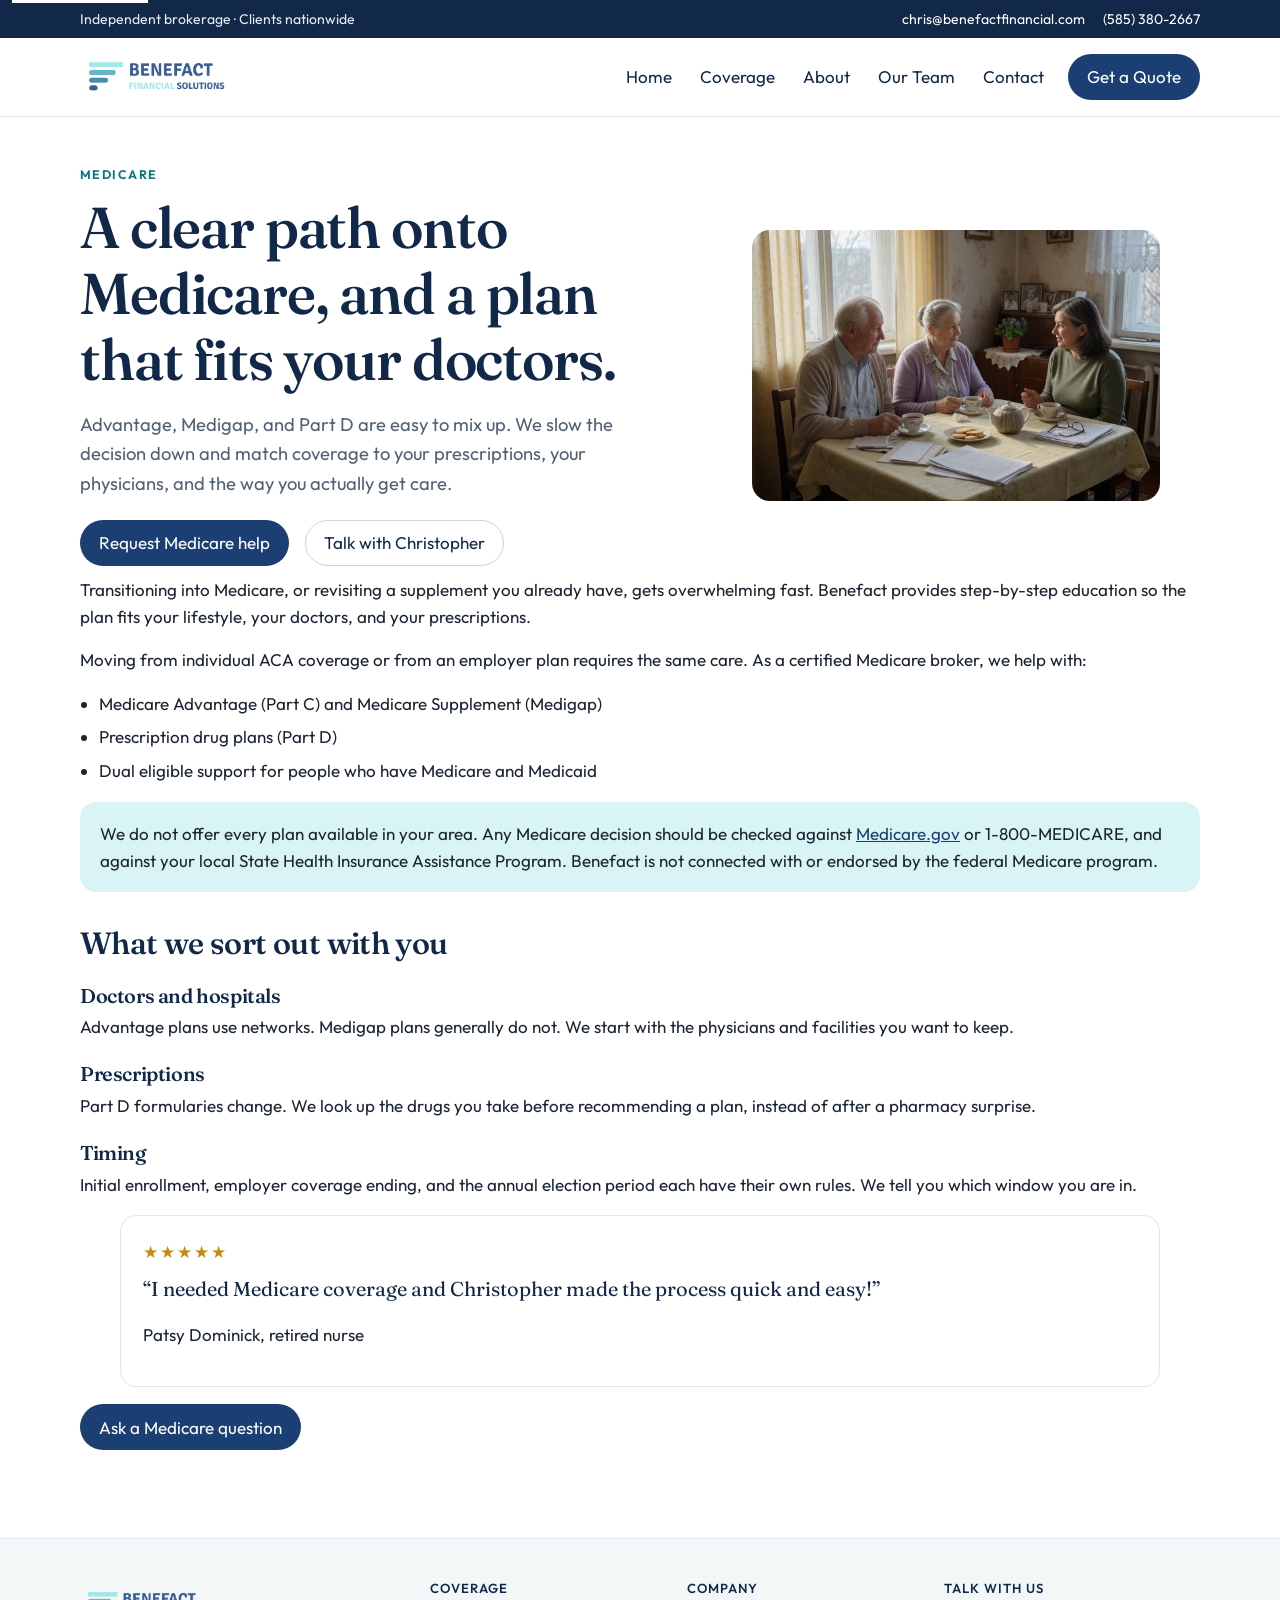
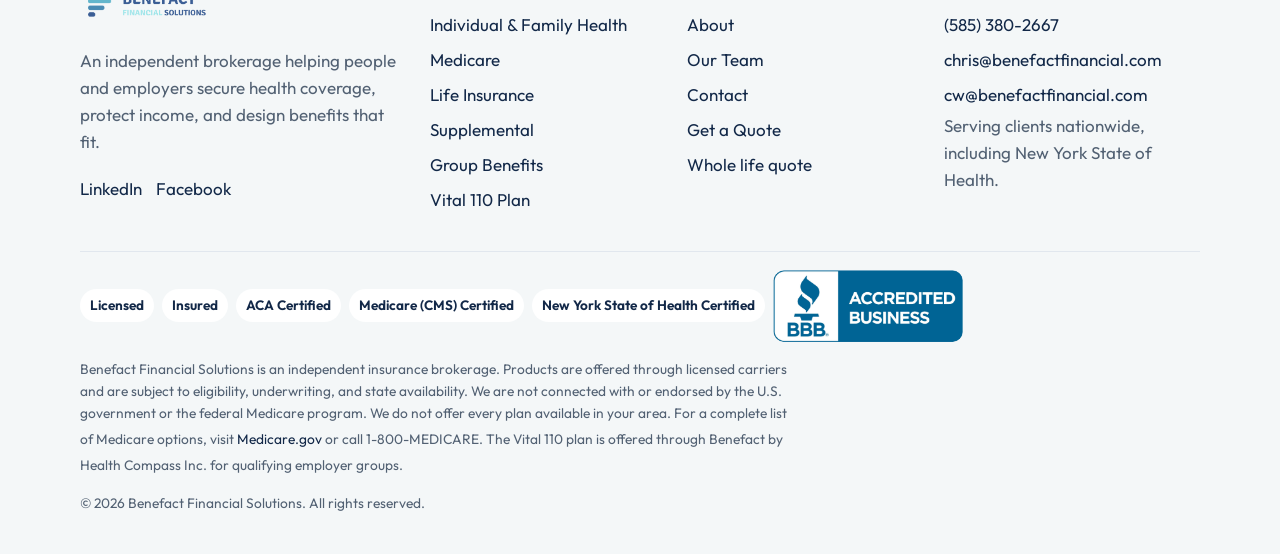
<file: medicare.html>
<!DOCTYPE html>
<html lang="en">
<head>
  <meta charset="utf-8">
  <meta name="viewport" content="width=device-width, initial-scale=1">
  <title>Medicare Help | Benefact Financial Solutions</title>
  <meta name="description" content="Medicare Advantage, Medicare Supplement, Part D, and dual-eligible guidance from a certified Medicare broker.">
  <link rel="canonical" href="https://www.benefactfinancial.com/medicare.html">
  <meta property="og:title" content="Medicare Help | Benefact Financial Solutions">
  <meta property="og:description" content="Medicare Advantage, Medicare Supplement, Part D, and dual-eligible guidance from a certified Medicare broker.">
  <meta property="og:type" content="website">
  <meta property="og:url" content="https://www.benefactfinancial.com/medicare.html">
  <meta property="og:image" content="https://www.benefactfinancial.com/images/hero.jpg">
  <link rel="icon" href="images/favicon.png" type="image/png">
  <link rel="preconnect" href="https://fonts.googleapis.com">
  <link rel="preconnect" href="https://fonts.gstatic.com" crossorigin>
  <link href="https://fonts.googleapis.com/css2?family=Fraunces:opsz,wght@9..144,500;9..144,600&family=Outfit:wght@400;500;600;700&display=swap" rel="stylesheet">
  <link rel="stylesheet" href="css/styles.css?v=10">
</head>
<body>

<a class="skip" href="#main">Skip to content</a>
<div class="top" id="top">
  <div class="utility">
    <div class="wrap utility-inner">
      <p>Independent brokerage · Clients nationwide</p>
      <p class="utility-links">
        <a href="mailto:chris@benefactfinancial.com">chris@benefactfinancial.com</a>
        <a href="tel:+15853802667">(585) 380-2667</a>
      </p>
    </div>
  </div>
  <header class="site-header">
    <div class="wrap header-inner">
      <a class="brand" href="index.html">
        <img src="images/logo.png" alt="Benefact Financial Solutions" width="2021" height="523">
      </a>
      <nav id="site-nav" class="site-nav" aria-label="Primary">
        <a data-nav="index.html" href="index.html">Home</a>
        <div class="has-sub">
          <button class="sub-toggle" type="button" aria-expanded="false">Coverage</button>
          <div class="submenu">
            <a data-nav="health.html" href="health.html">Individual &amp; Family Health</a>
            <a data-nav="medicare.html" href="medicare.html">Medicare</a>
            <a data-nav="life.html" href="life.html">Life Insurance</a>
            <a data-nav="supplemental.html" href="supplemental.html">Supplemental</a>
            <a data-nav="group.html" href="group.html">Group Benefits</a>
            <a data-nav="vital-110.html" href="vital-110.html">Vital 110 Plan</a>
          </div>
        </div>
        <a data-nav="about.html" href="about.html">About</a>
        <a data-nav="team.html" href="team.html">Our Team</a>
        <a data-nav="contact.html" href="contact.html">Contact</a>
      </nav>
      <a class="btn btn-primary header-cta" href="quote.html"><span class="cta-full">Get a Quote</span><span class="cta-short">Quote</span></a>
      <button class="nav-toggle" type="button" aria-expanded="false" aria-controls="site-nav">
        <span class="sr-only">Menu</span>
        <span></span><span></span><span></span>
      </button>
    </div>
  </header>
</div>

<main id="main">

<section class="page-hero">
  <div class="wrap page-hero-grid">
    <div>
      <p class="eyebrow">Medicare</p>
      <h1>A clear path onto Medicare, and a plan that fits your doctors.</h1>
      <p class="lede">Advantage, Medigap, and Part D are easy to mix up. We slow the decision down and match coverage to your prescriptions, your physicians, and the way you actually get care.</p>
      <div class="actions">
        <a class="btn btn-primary" href="quote.html">Request Medicare help</a>
        <a class="btn btn-secondary" href="contact.html">Talk with Christopher</a>
      </div>
    </div>
    <figure class="page-hero-photo">
      <img src="images/medicare.jpg" alt="An older couple talking with their daughter over tea" width="1248" height="832">
    </figure>
  </div>
</section>
<article class="wrap prose">
  <p>Transitioning into Medicare, or revisiting a supplement you already have, gets overwhelming fast. Benefact provides step-by-step education so the plan fits your lifestyle, your doctors, and your prescriptions.</p>
  <p>Moving from individual ACA coverage or from an employer plan requires the same care. As a certified Medicare broker, we help with:</p>
  <ul>
    <li>Medicare Advantage (Part C) and Medicare Supplement (Medigap)</li>
    <li>Prescription drug plans (Part D)</li>
    <li>Dual eligible support for people who have Medicare and Medicaid</li>
  </ul>
  <div class="callout">
    <p>We do not offer every plan available in your area. Any Medicare decision should be checked against <a href="https://www.medicare.gov" target="_blank" rel="noopener noreferrer">Medicare.gov</a> or 1-800-MEDICARE, and against your local State Health Insurance Assistance Program. Benefact is not connected with or endorsed by the federal Medicare program.</p>
  </div>
  <h2>What we sort out with you</h2>
  <h3>Doctors and hospitals</h3>
  <p>Advantage plans use networks. Medigap plans generally do not. We start with the physicians and facilities you want to keep.</p>
  <h3>Prescriptions</h3>
  <p>Part D formularies change. We look up the drugs you take before recommending a plan, instead of after a pharmacy surprise.</p>
  <h3>Timing</h3>
  <p>Initial enrollment, employer coverage ending, and the annual election period each have their own rules. We tell you which window you are in.</p>
  <blockquote class="quote-card" style="padding:22px">
    <div class="stars" aria-hidden="true">★★★★★</div>
    <p style="font-family:var(--serif);font-size:1.25rem;color:var(--navy-deep)">“I needed Medicare coverage and Christopher made the process quick and easy!”</p>
    <p>Patsy Dominick, retired nurse</p>
  </blockquote>
  <p><a class="btn btn-primary" href="contact.html">Ask a Medicare question</a></p>
</article>

</main>

<footer class="site-footer">
  <div class="wrap footer-grid">
    <div>
      <a class="brand footer-brand" href="index.html"><img src="images/logo.png" alt="Benefact Financial Solutions" width="2021" height="523"></a>
      <p>An independent brokerage helping people and employers secure health coverage, protect income, and design benefits that fit.</p>
      <p class="footer-social">
        <a href="https://www.linkedin.com/in/christopher-wilson-536b511b8/" target="_blank" rel="noopener noreferrer">LinkedIn</a>
        <a href="https://www.facebook.com/profile.php?id=100092346204906" target="_blank" rel="noopener noreferrer">Facebook</a>
      </p>
    </div>
    <div>
      <h2>Coverage</h2>
      <a href="health.html">Individual &amp; Family Health</a><br>
      <a href="medicare.html">Medicare</a><br>
      <a href="life.html">Life Insurance</a><br>
      <a href="supplemental.html">Supplemental</a><br>
      <a href="group.html">Group Benefits</a><br>
      <a href="vital-110.html">Vital 110 Plan</a>
    </div>
    <div>
      <h2>Company</h2>
      <a href="about.html">About</a><br>
      <a href="team.html">Our Team</a><br>
      <a href="contact.html">Contact</a><br>
      <a href="quote.html">Get a Quote</a><br>
      <a href="whole-life-quote.html">Whole life quote</a>
    </div>
    <div>
      <h2>Talk with us</h2>
      <a href="tel:+15853802667">(585) 380-2667</a><br>
      <a href="mailto:chris@benefactfinancial.com">chris@benefactfinancial.com</a><br>
      <a href="mailto:cw@benefactfinancial.com">cw@benefactfinancial.com</a>
      <p>Serving clients nationwide, including New York State of Health.</p>
    </div>
  </div>
  <div class="wrap credentials">
    <ul>
      <li>Licensed</li>
      <li>Insured</li>
      <li>ACA Certified</li>
      <li>Medicare (CMS) Certified</li>
      <li>New York State of Health Certified</li>
    </ul>
    <div id="bbb-seal" class="bbb-seal">
      <img src="images/bbb.jpg" alt="BBB Accredited Business" width="1200" height="455">
    </div>
  </div>
  <div class="wrap legal">
    <p>Benefact Financial Solutions is an independent insurance brokerage. Products are offered through licensed carriers and are subject to eligibility, underwriting, and state availability. We are not connected with or endorsed by the U.S. government or the federal Medicare program. We do not offer every plan available in your area. For a complete list of Medicare options, visit <a href="https://www.medicare.gov" target="_blank" rel="noopener noreferrer">Medicare.gov</a> or call 1-800-MEDICARE. The Vital 110 plan is offered through Benefact by Health Compass Inc. for qualifying employer groups.</p>
    <p>© 2026 Benefact Financial Solutions. All rights reserved.</p>
  </div>
</footer>
<script src="js/bbb-seal.js"></script>
<script src="js/main.js"></script>

</body>
</html>
</file>
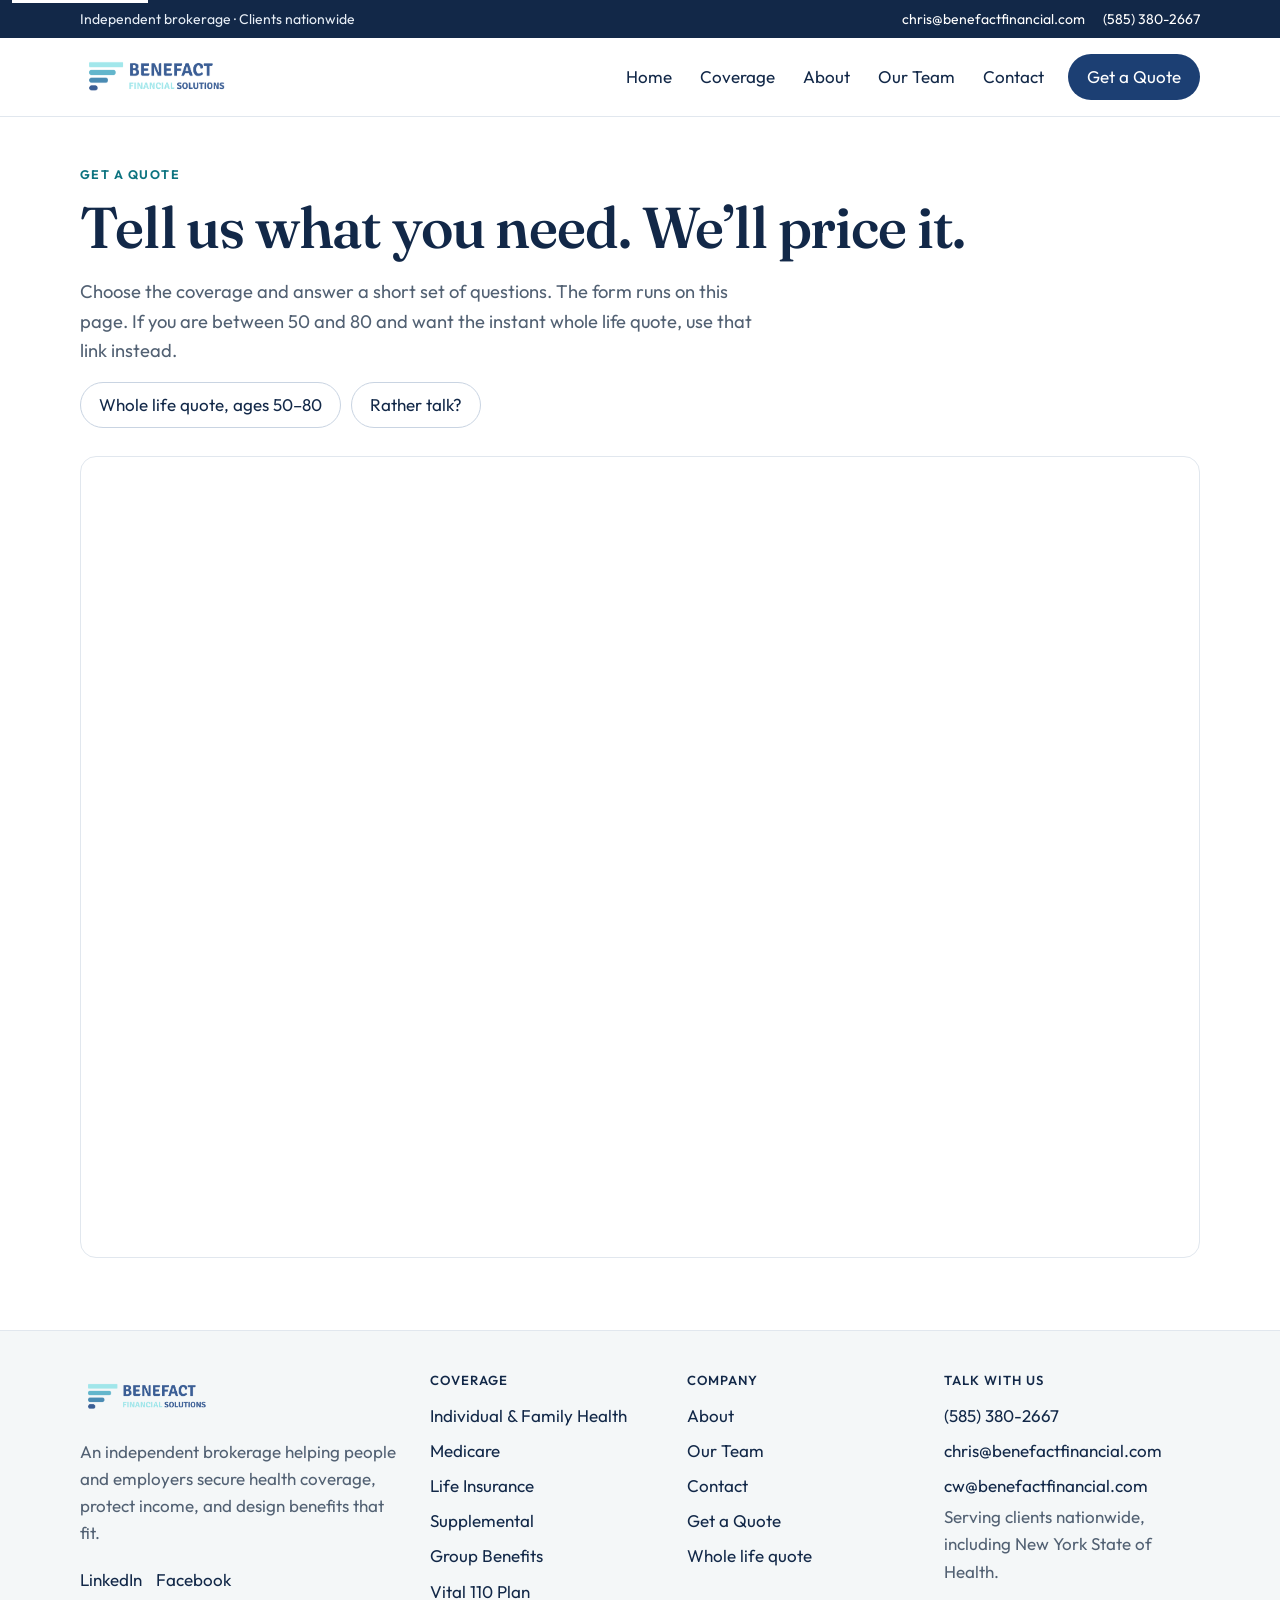
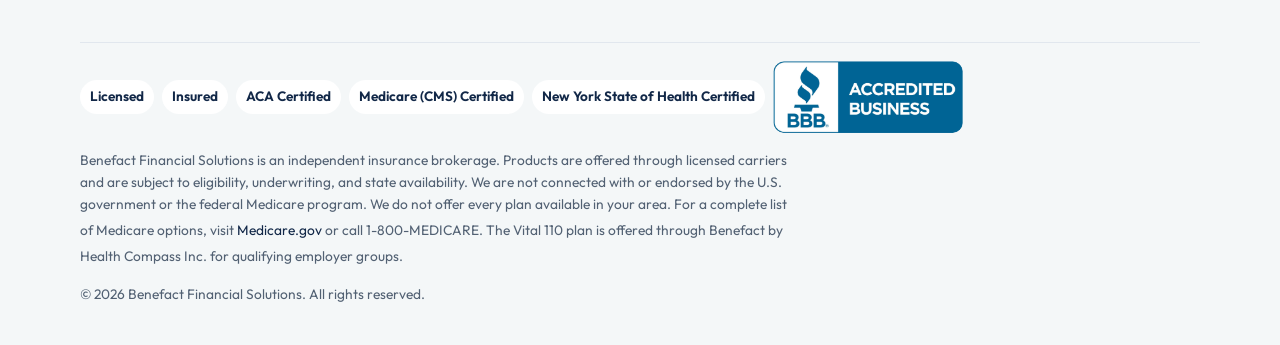
<file: quote.html>
<!DOCTYPE html>
<html lang="en">
<head>
  <meta charset="utf-8">
  <meta name="viewport" content="width=device-width, initial-scale=1">
  <title>Get a Quote | Benefact Financial Solutions</title>
  <meta name="description" content="Request a Benefact Financial Solutions quote for health, Medicare, life, supplemental, or group benefits.">
  <link rel="canonical" href="https://www.benefactfinancial.com/quote.html">
  <meta property="og:title" content="Get a Quote | Benefact Financial Solutions">
  <meta property="og:description" content="Request a Benefact Financial Solutions quote for health, Medicare, life, supplemental, or group benefits.">
  <meta property="og:type" content="website">
  <meta property="og:url" content="https://www.benefactfinancial.com/quote.html">
  <meta property="og:image" content="https://www.benefactfinancial.com/images/hero.jpg">
  <link rel="icon" href="images/favicon.png" type="image/png">
  <link rel="preconnect" href="https://fonts.googleapis.com">
  <link rel="preconnect" href="https://fonts.gstatic.com" crossorigin>
  <link href="https://fonts.googleapis.com/css2?family=Fraunces:opsz,wght@9..144,500;9..144,600&family=Outfit:wght@400;500;600;700&display=swap" rel="stylesheet">
  <link rel="stylesheet" href="css/styles.css?v=10">
</head>
<body>

<a class="skip" href="#main">Skip to content</a>
<div class="top" id="top">
  <div class="utility">
    <div class="wrap utility-inner">
      <p>Independent brokerage · Clients nationwide</p>
      <p class="utility-links">
        <a href="mailto:chris@benefactfinancial.com">chris@benefactfinancial.com</a>
        <a href="tel:+15853802667">(585) 380-2667</a>
      </p>
    </div>
  </div>
  <header class="site-header">
    <div class="wrap header-inner">
      <a class="brand" href="index.html">
        <img src="images/logo.png" alt="Benefact Financial Solutions" width="2021" height="523">
      </a>
      <nav id="site-nav" class="site-nav" aria-label="Primary">
        <a data-nav="index.html" href="index.html">Home</a>
        <div class="has-sub">
          <button class="sub-toggle" type="button" aria-expanded="false">Coverage</button>
          <div class="submenu">
            <a data-nav="health.html" href="health.html">Individual &amp; Family Health</a>
            <a data-nav="medicare.html" href="medicare.html">Medicare</a>
            <a data-nav="life.html" href="life.html">Life Insurance</a>
            <a data-nav="supplemental.html" href="supplemental.html">Supplemental</a>
            <a data-nav="group.html" href="group.html">Group Benefits</a>
            <a data-nav="vital-110.html" href="vital-110.html">Vital 110 Plan</a>
          </div>
        </div>
        <a data-nav="about.html" href="about.html">About</a>
        <a data-nav="team.html" href="team.html">Our Team</a>
        <a data-nav="contact.html" href="contact.html">Contact</a>
      </nav>
      <a class="btn btn-primary header-cta" href="quote.html"><span class="cta-full">Get a Quote</span><span class="cta-short">Quote</span></a>
      <button class="nav-toggle" type="button" aria-expanded="false" aria-controls="site-nav">
        <span class="sr-only">Menu</span>
        <span></span><span></span><span></span>
      </button>
    </div>
  </header>
</div>

<main id="main">

<section class="page-hero">
  <div class="wrap">
    <p class="eyebrow">Get a quote</p>
    <h1>Tell us what you need. We’ll price it.</h1>
    <p class="lede">Choose the coverage and answer a short set of questions. The form runs on this page. If you are between 50 and 80 and want the instant whole life quote, use that link instead.</p>
    <p class="cta-row"><a class="btn btn-secondary" href="whole-life-quote.html">Whole life quote, ages 50–80</a> <a class="btn btn-secondary" href="contact.html">Rather talk?</a></p>
  </div>
</section>
<section class="embed-wrap">
  <div class="wrap">
    <div class="embed-frame">
      <iframe
        id="pc-form-embed"
        src="https://form.priceclicker.com/select/59477409922931"
        title="Price Clicker Quote Form"
        width="100%"
        height="800"
        style="border: none; display: block;"
        loading="lazy"
        allowfullscreen
      ></iframe>
    </div>
  </div>
</section>

<script>
(function () {
  var minH = 320;
  function applyHeight(frame, h) {
    var nh = Math.max(minH, Math.ceil(Number(h)) || 0);
    if (!nh) return;
    frame.style.height = nh + 'px';
    frame.style.minHeight = nh + 'px';
  }
  function isAllowedOrigin(origin) {
    if (!origin) return false;
    if (origin.indexOf('priceclicker.com') !== -1) return true;
    return /^https?:\/\/(localhost|127\.0\.0\.1)(:\d+)?$/.test(origin);
  }
  window.addEventListener('message', function (event) {
    if (!isAllowedOrigin(event.origin)) return;
    var data = event.data;
    if (!data || data.type !== 'priceclicker-embed-height') return;
    var frames = document.querySelectorAll('iframe');
    for (var i = 0; i < frames.length; i++) {
      if (frames[i].contentWindow === event.source) {
        applyHeight(frames[i], data.height);
        return;
      }
    }
  });
})();
</script>

</main>

<footer class="site-footer">
  <div class="wrap footer-grid">
    <div>
      <a class="brand footer-brand" href="index.html"><img src="images/logo.png" alt="Benefact Financial Solutions" width="2021" height="523"></a>
      <p>An independent brokerage helping people and employers secure health coverage, protect income, and design benefits that fit.</p>
      <p class="footer-social">
        <a href="https://www.linkedin.com/in/christopher-wilson-536b511b8/" target="_blank" rel="noopener noreferrer">LinkedIn</a>
        <a href="https://www.facebook.com/profile.php?id=100092346204906" target="_blank" rel="noopener noreferrer">Facebook</a>
      </p>
    </div>
    <div>
      <h2>Coverage</h2>
      <a href="health.html">Individual &amp; Family Health</a><br>
      <a href="medicare.html">Medicare</a><br>
      <a href="life.html">Life Insurance</a><br>
      <a href="supplemental.html">Supplemental</a><br>
      <a href="group.html">Group Benefits</a><br>
      <a href="vital-110.html">Vital 110 Plan</a>
    </div>
    <div>
      <h2>Company</h2>
      <a href="about.html">About</a><br>
      <a href="team.html">Our Team</a><br>
      <a href="contact.html">Contact</a><br>
      <a href="quote.html">Get a Quote</a><br>
      <a href="whole-life-quote.html">Whole life quote</a>
    </div>
    <div>
      <h2>Talk with us</h2>
      <a href="tel:+15853802667">(585) 380-2667</a><br>
      <a href="mailto:chris@benefactfinancial.com">chris@benefactfinancial.com</a><br>
      <a href="mailto:cw@benefactfinancial.com">cw@benefactfinancial.com</a>
      <p>Serving clients nationwide, including New York State of Health.</p>
    </div>
  </div>
  <div class="wrap credentials">
    <ul>
      <li>Licensed</li>
      <li>Insured</li>
      <li>ACA Certified</li>
      <li>Medicare (CMS) Certified</li>
      <li>New York State of Health Certified</li>
    </ul>
    <div id="bbb-seal" class="bbb-seal">
      <img src="images/bbb.jpg" alt="BBB Accredited Business" width="1200" height="455">
    </div>
  </div>
  <div class="wrap legal">
    <p>Benefact Financial Solutions is an independent insurance brokerage. Products are offered through licensed carriers and are subject to eligibility, underwriting, and state availability. We are not connected with or endorsed by the U.S. government or the federal Medicare program. We do not offer every plan available in your area. For a complete list of Medicare options, visit <a href="https://www.medicare.gov" target="_blank" rel="noopener noreferrer">Medicare.gov</a> or call 1-800-MEDICARE. The Vital 110 plan is offered through Benefact by Health Compass Inc. for qualifying employer groups.</p>
    <p>© 2026 Benefact Financial Solutions. All rights reserved.</p>
  </div>
</footer>
<script src="js/bbb-seal.js"></script>
<script src="js/main.js"></script>

</body>
</html>
</file>
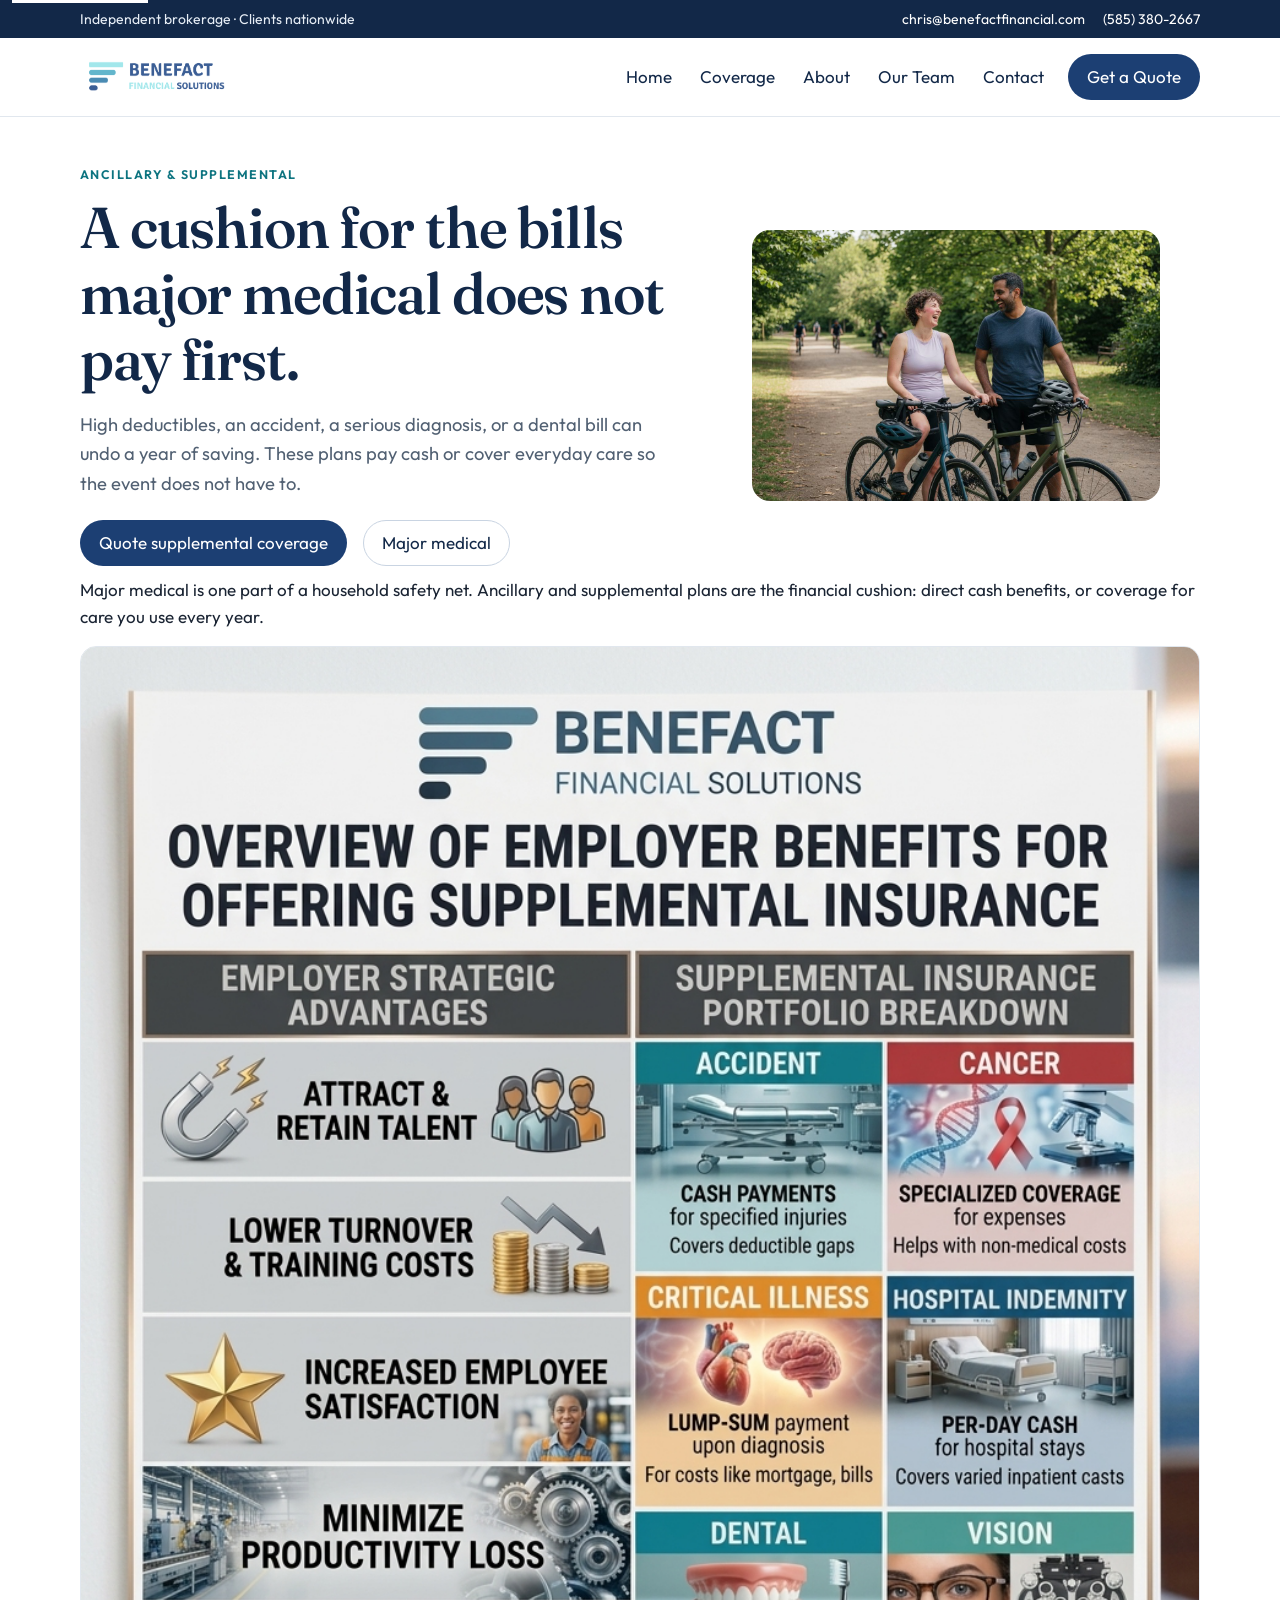
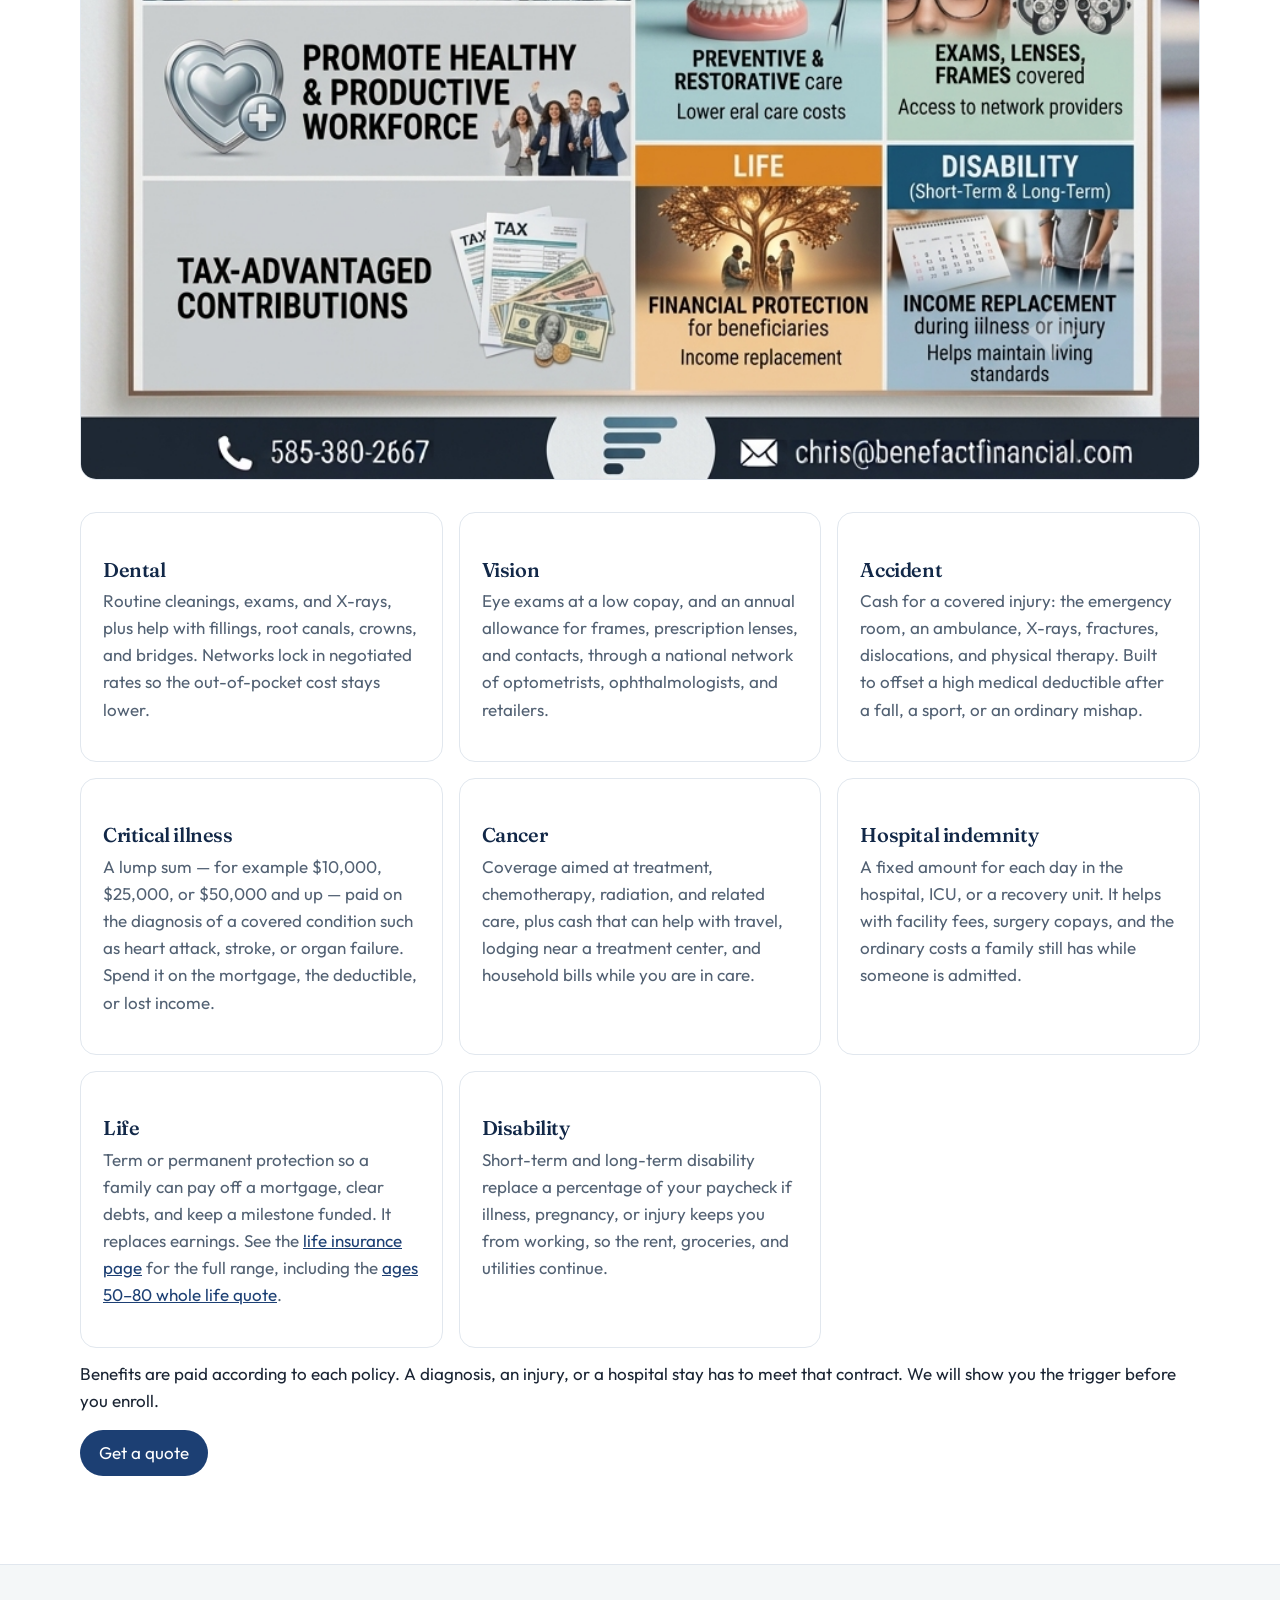
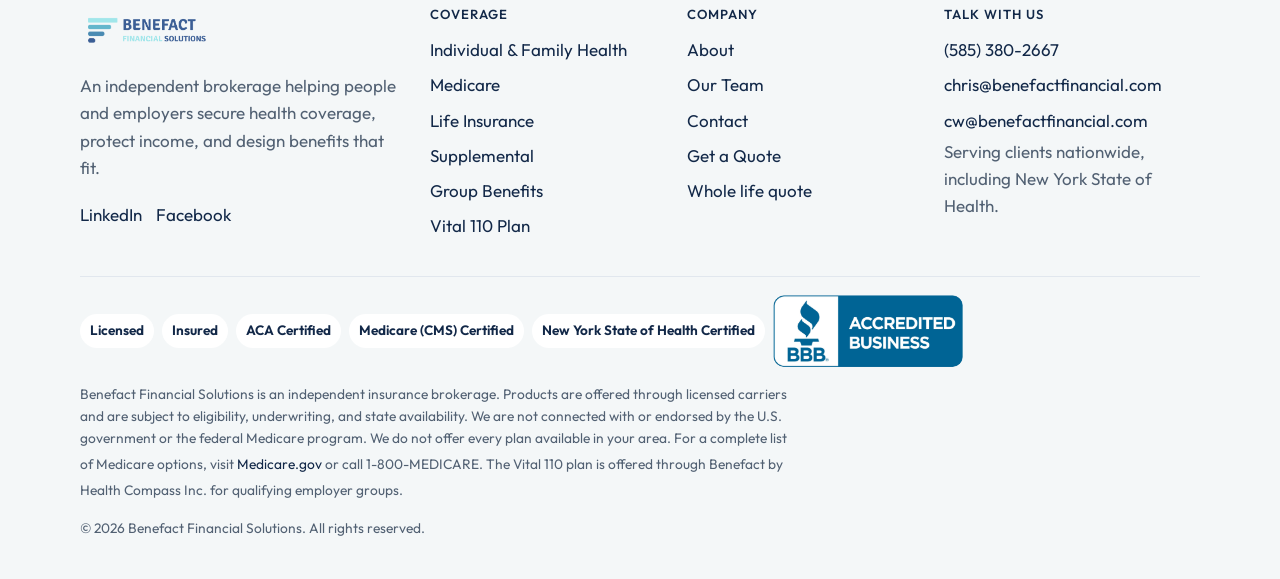
<file: supplemental.html>
<!DOCTYPE html>
<html lang="en">
<head>
  <meta charset="utf-8">
  <meta name="viewport" content="width=device-width, initial-scale=1">
  <title>Supplemental Insurance | Benefact Financial Solutions</title>
  <meta name="description" content="Dental, vision, accident, critical illness, cancer, hospital indemnity, life, and disability coverage for individuals and families.">
  <link rel="canonical" href="https://www.benefactfinancial.com/supplemental.html">
  <meta property="og:title" content="Supplemental Insurance | Benefact Financial Solutions">
  <meta property="og:description" content="Dental, vision, accident, critical illness, cancer, hospital indemnity, life, and disability coverage for individuals and families.">
  <meta property="og:type" content="website">
  <meta property="og:url" content="https://www.benefactfinancial.com/supplemental.html">
  <meta property="og:image" content="https://www.benefactfinancial.com/images/hero.jpg">
  <link rel="icon" href="images/favicon.png" type="image/png">
  <link rel="preconnect" href="https://fonts.googleapis.com">
  <link rel="preconnect" href="https://fonts.gstatic.com" crossorigin>
  <link href="https://fonts.googleapis.com/css2?family=Fraunces:opsz,wght@9..144,500;9..144,600&family=Outfit:wght@400;500;600;700&display=swap" rel="stylesheet">
  <link rel="stylesheet" href="css/styles.css?v=10">
</head>
<body>

<a class="skip" href="#main">Skip to content</a>
<div class="top" id="top">
  <div class="utility">
    <div class="wrap utility-inner">
      <p>Independent brokerage · Clients nationwide</p>
      <p class="utility-links">
        <a href="mailto:chris@benefactfinancial.com">chris@benefactfinancial.com</a>
        <a href="tel:+15853802667">(585) 380-2667</a>
      </p>
    </div>
  </div>
  <header class="site-header">
    <div class="wrap header-inner">
      <a class="brand" href="index.html">
        <img src="images/logo.png" alt="Benefact Financial Solutions" width="2021" height="523">
      </a>
      <nav id="site-nav" class="site-nav" aria-label="Primary">
        <a data-nav="index.html" href="index.html">Home</a>
        <div class="has-sub">
          <button class="sub-toggle" type="button" aria-expanded="false">Coverage</button>
          <div class="submenu">
            <a data-nav="health.html" href="health.html">Individual &amp; Family Health</a>
            <a data-nav="medicare.html" href="medicare.html">Medicare</a>
            <a data-nav="life.html" href="life.html">Life Insurance</a>
            <a data-nav="supplemental.html" href="supplemental.html">Supplemental</a>
            <a data-nav="group.html" href="group.html">Group Benefits</a>
            <a data-nav="vital-110.html" href="vital-110.html">Vital 110 Plan</a>
          </div>
        </div>
        <a data-nav="about.html" href="about.html">About</a>
        <a data-nav="team.html" href="team.html">Our Team</a>
        <a data-nav="contact.html" href="contact.html">Contact</a>
      </nav>
      <a class="btn btn-primary header-cta" href="quote.html"><span class="cta-full">Get a Quote</span><span class="cta-short">Quote</span></a>
      <button class="nav-toggle" type="button" aria-expanded="false" aria-controls="site-nav">
        <span class="sr-only">Menu</span>
        <span></span><span></span><span></span>
      </button>
    </div>
  </header>
</div>

<main id="main">

<section class="page-hero">
  <div class="wrap page-hero-grid">
    <div>
      <p class="eyebrow">Ancillary &amp; supplemental</p>
      <h1>A cushion for the bills major medical does not pay first.</h1>
      <p class="lede">High deductibles, an accident, a serious diagnosis, or a dental bill can undo a year of saving. These plans pay cash or cover everyday care so the event does not have to.</p>
      <div class="actions">
        <a class="btn btn-primary" href="quote.html">Quote supplemental coverage</a>
        <a class="btn btn-secondary" href="health.html">Major medical</a>
      </div>
    </div>
    <figure class="page-hero-photo">
      <img src="images/supplemental.jpg" alt="A couple pausing on a park path during a bike ride" width="1248" height="832">
    </figure>
  </div>
</section>
<article class="wrap prose">
  <p>Major medical is one part of a household safety net. Ancillary and supplemental plans are the financial cushion: direct cash benefits, or coverage for care you use every year.</p>
  <figure class="client-art">
    <img src="images/19252.png" alt="Overview of employer benefits for offering supplemental insurance, including talent, turnover, satisfaction, productivity, and tax-advantaged contributions, plus accident, cancer, critical illness, hospital indemnity, dental, vision, life, and disability." width="912" height="1168">
  </figure>
  <div class="card-grid" style="margin: 8px 0 12px">
    <article class="card"><h3>Dental</h3><p>Routine cleanings, exams, and X-rays, plus help with fillings, root canals, crowns, and bridges. Networks lock in negotiated rates so the out-of-pocket cost stays lower.</p></article>
    <article class="card"><h3>Vision</h3><p>Eye exams at a low copay, and an annual allowance for frames, prescription lenses, and contacts, through a national network of optometrists, ophthalmologists, and retailers.</p></article>
    <article class="card"><h3>Accident</h3><p>Cash for a covered injury: the emergency room, an ambulance, X-rays, fractures, dislocations, and physical therapy. Built to offset a high medical deductible after a fall, a sport, or an ordinary mishap.</p></article>
    <article class="card"><h3>Critical illness</h3><p>A lump sum — for example $10,000, $25,000, or $50,000 and up — paid on the diagnosis of a covered condition such as heart attack, stroke, or organ failure. Spend it on the mortgage, the deductible, or lost income.</p></article>
    <article class="card"><h3>Cancer</h3><p>Coverage aimed at treatment, chemotherapy, radiation, and related care, plus cash that can help with travel, lodging near a treatment center, and household bills while you are in care.</p></article>
    <article class="card"><h3>Hospital indemnity</h3><p>A fixed amount for each day in the hospital, ICU, or a recovery unit. It helps with facility fees, surgery copays, and the ordinary costs a family still has while someone is admitted.</p></article>
    <article class="card"><h3>Life</h3><p>Term or permanent protection so a family can pay off a mortgage, clear debts, and keep a milestone funded. It replaces earnings. See the <a href="life.html">life insurance page</a> for the full range, including the <a href="whole-life-quote.html">ages 50–80 whole life quote</a>.</p></article>
    <article class="card"><h3>Disability</h3><p>Short-term and long-term disability replace a percentage of your paycheck if illness, pregnancy, or injury keeps you from working, so the rent, groceries, and utilities continue.</p></article>
  </div>
  <p>Benefits are paid according to each policy. A diagnosis, an injury, or a hospital stay has to meet that contract. We will show you the trigger before you enroll.</p>
  <p><a class="btn btn-primary" href="quote.html">Get a quote</a></p>
</article>

</main>

<footer class="site-footer">
  <div class="wrap footer-grid">
    <div>
      <a class="brand footer-brand" href="index.html"><img src="images/logo.png" alt="Benefact Financial Solutions" width="2021" height="523"></a>
      <p>An independent brokerage helping people and employers secure health coverage, protect income, and design benefits that fit.</p>
      <p class="footer-social">
        <a href="https://www.linkedin.com/in/christopher-wilson-536b511b8/" target="_blank" rel="noopener noreferrer">LinkedIn</a>
        <a href="https://www.facebook.com/profile.php?id=100092346204906" target="_blank" rel="noopener noreferrer">Facebook</a>
      </p>
    </div>
    <div>
      <h2>Coverage</h2>
      <a href="health.html">Individual &amp; Family Health</a><br>
      <a href="medicare.html">Medicare</a><br>
      <a href="life.html">Life Insurance</a><br>
      <a href="supplemental.html">Supplemental</a><br>
      <a href="group.html">Group Benefits</a><br>
      <a href="vital-110.html">Vital 110 Plan</a>
    </div>
    <div>
      <h2>Company</h2>
      <a href="about.html">About</a><br>
      <a href="team.html">Our Team</a><br>
      <a href="contact.html">Contact</a><br>
      <a href="quote.html">Get a Quote</a><br>
      <a href="whole-life-quote.html">Whole life quote</a>
    </div>
    <div>
      <h2>Talk with us</h2>
      <a href="tel:+15853802667">(585) 380-2667</a><br>
      <a href="mailto:chris@benefactfinancial.com">chris@benefactfinancial.com</a><br>
      <a href="mailto:cw@benefactfinancial.com">cw@benefactfinancial.com</a>
      <p>Serving clients nationwide, including New York State of Health.</p>
    </div>
  </div>
  <div class="wrap credentials">
    <ul>
      <li>Licensed</li>
      <li>Insured</li>
      <li>ACA Certified</li>
      <li>Medicare (CMS) Certified</li>
      <li>New York State of Health Certified</li>
    </ul>
    <div id="bbb-seal" class="bbb-seal">
      <img src="images/bbb.jpg" alt="BBB Accredited Business" width="1200" height="455">
    </div>
  </div>
  <div class="wrap legal">
    <p>Benefact Financial Solutions is an independent insurance brokerage. Products are offered through licensed carriers and are subject to eligibility, underwriting, and state availability. We are not connected with or endorsed by the U.S. government or the federal Medicare program. We do not offer every plan available in your area. For a complete list of Medicare options, visit <a href="https://www.medicare.gov" target="_blank" rel="noopener noreferrer">Medicare.gov</a> or call 1-800-MEDICARE. The Vital 110 plan is offered through Benefact by Health Compass Inc. for qualifying employer groups.</p>
    <p>© 2026 Benefact Financial Solutions. All rights reserved.</p>
  </div>
</footer>
<script src="js/bbb-seal.js"></script>
<script src="js/main.js"></script>

</body>
</html>
</file>
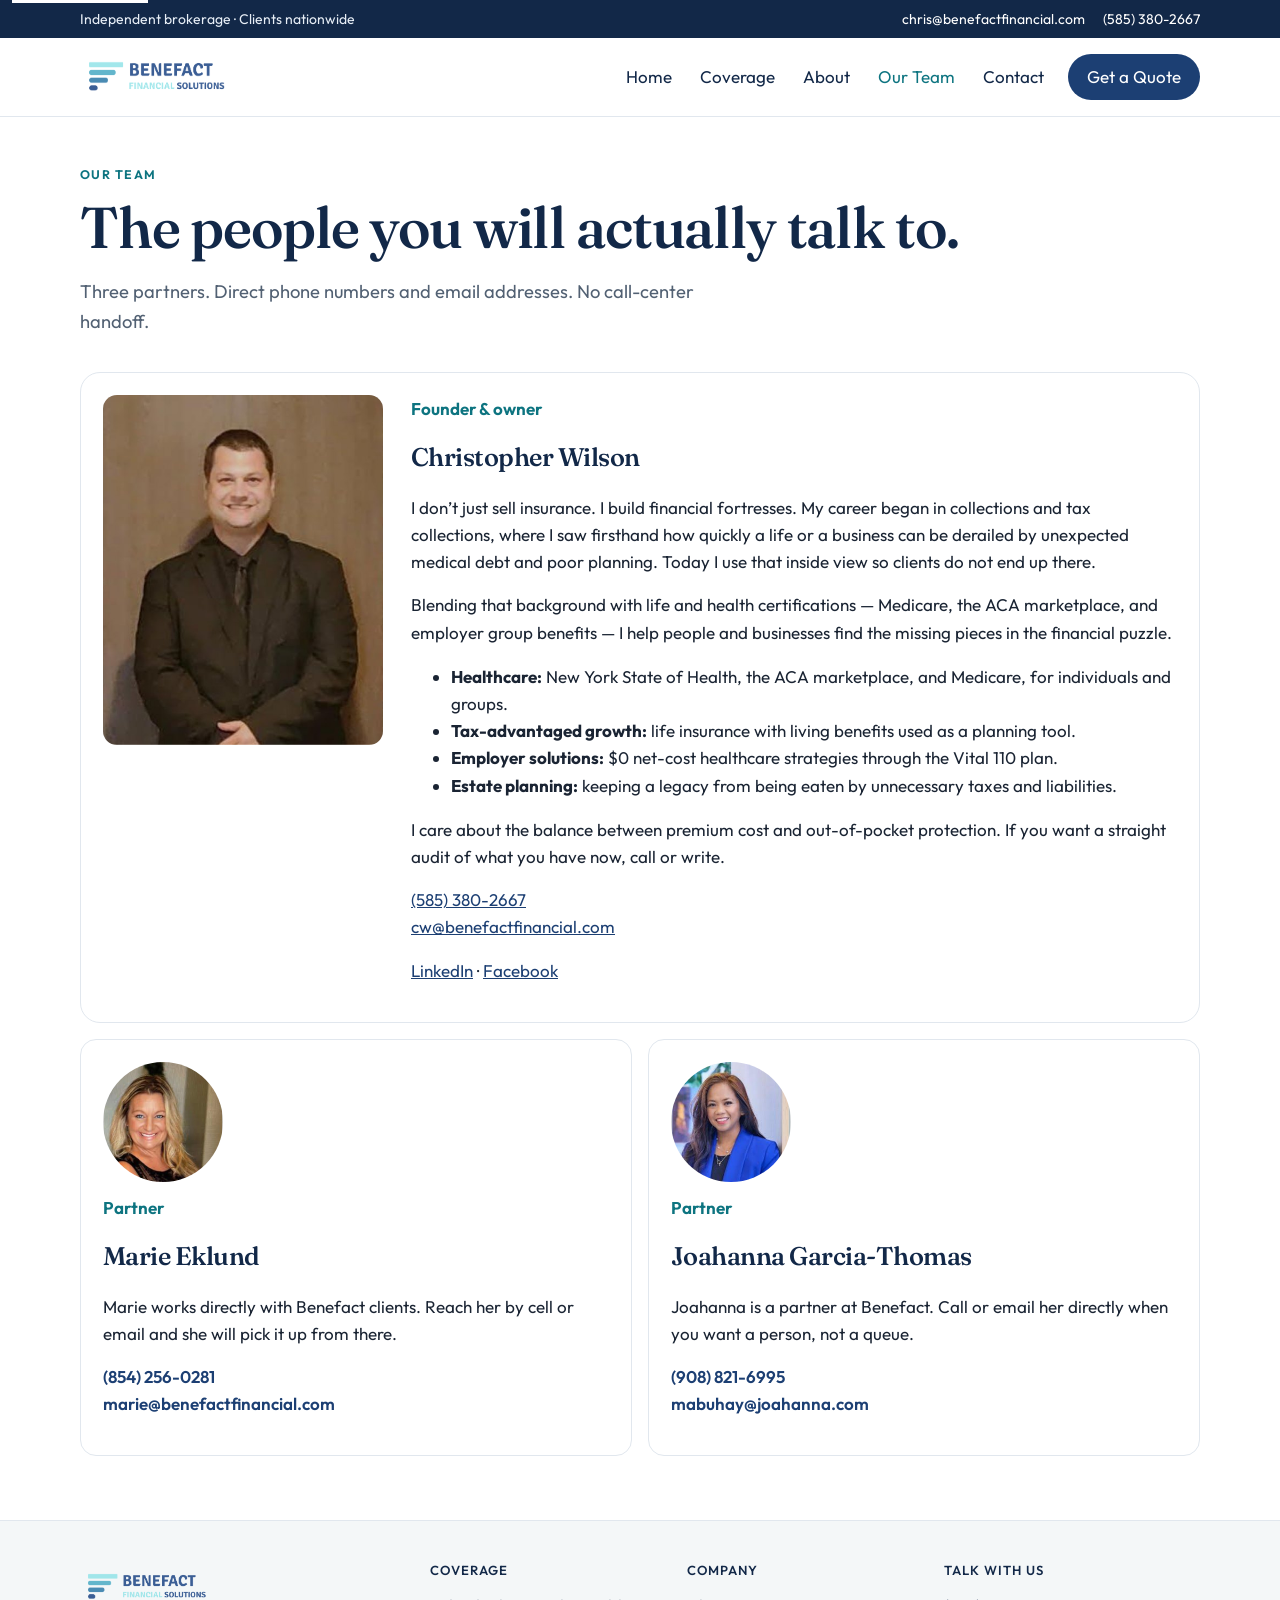
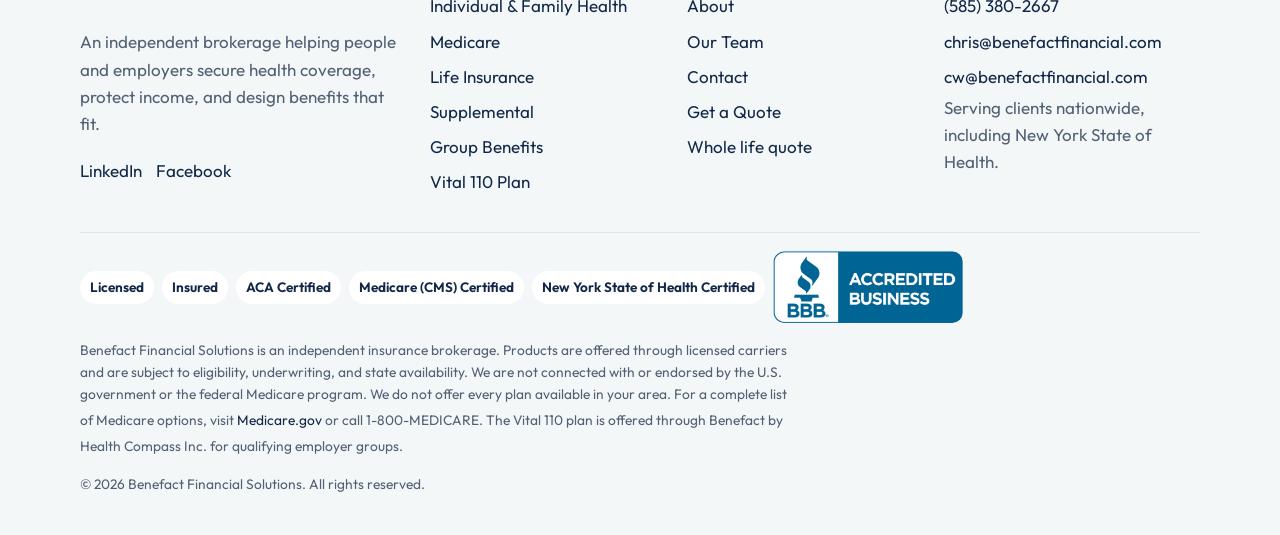
<file: team.html>
<!DOCTYPE html>
<html lang="en">
<head>
  <meta charset="utf-8">
  <meta name="viewport" content="width=device-width, initial-scale=1">
  <title>Our Team | Benefact Financial Solutions</title>
  <meta name="description" content="Meet Christopher Wilson, Marie Eklund, and Joahanna Garcia-Thomas at Benefact Financial Solutions.">
  <link rel="canonical" href="https://www.benefactfinancial.com/team.html">
  <meta property="og:title" content="Our Team | Benefact Financial Solutions">
  <meta property="og:description" content="Meet Christopher Wilson, Marie Eklund, and Joahanna Garcia-Thomas at Benefact Financial Solutions.">
  <meta property="og:type" content="website">
  <meta property="og:url" content="https://www.benefactfinancial.com/team.html">
  <meta property="og:image" content="https://www.benefactfinancial.com/images/hero.jpg">
  <link rel="icon" href="images/favicon.png" type="image/png">
  <link rel="preconnect" href="https://fonts.googleapis.com">
  <link rel="preconnect" href="https://fonts.gstatic.com" crossorigin>
  <link href="https://fonts.googleapis.com/css2?family=Fraunces:opsz,wght@9..144,500;9..144,600&family=Outfit:wght@400;500;600;700&display=swap" rel="stylesheet">
  <link rel="stylesheet" href="css/styles.css?v=10">
</head>
<body>

<a class="skip" href="#main">Skip to content</a>
<div class="top" id="top">
  <div class="utility">
    <div class="wrap utility-inner">
      <p>Independent brokerage · Clients nationwide</p>
      <p class="utility-links">
        <a href="mailto:chris@benefactfinancial.com">chris@benefactfinancial.com</a>
        <a href="tel:+15853802667">(585) 380-2667</a>
      </p>
    </div>
  </div>
  <header class="site-header">
    <div class="wrap header-inner">
      <a class="brand" href="index.html">
        <img src="images/logo.png" alt="Benefact Financial Solutions" width="2021" height="523">
      </a>
      <nav id="site-nav" class="site-nav" aria-label="Primary">
        <a data-nav="index.html" href="index.html">Home</a>
        <div class="has-sub">
          <button class="sub-toggle" type="button" aria-expanded="false">Coverage</button>
          <div class="submenu">
            <a data-nav="health.html" href="health.html">Individual &amp; Family Health</a>
            <a data-nav="medicare.html" href="medicare.html">Medicare</a>
            <a data-nav="life.html" href="life.html">Life Insurance</a>
            <a data-nav="supplemental.html" href="supplemental.html">Supplemental</a>
            <a data-nav="group.html" href="group.html">Group Benefits</a>
            <a data-nav="vital-110.html" href="vital-110.html">Vital 110 Plan</a>
          </div>
        </div>
        <a data-nav="about.html" href="about.html">About</a>
        <a data-nav="team.html" href="team.html">Our Team</a>
        <a data-nav="contact.html" href="contact.html">Contact</a>
      </nav>
      <a class="btn btn-primary header-cta" href="quote.html"><span class="cta-full">Get a Quote</span><span class="cta-short">Quote</span></a>
      <button class="nav-toggle" type="button" aria-expanded="false" aria-controls="site-nav">
        <span class="sr-only">Menu</span>
        <span></span><span></span><span></span>
      </button>
    </div>
  </header>
</div>

<main id="main">

<section class="page-hero">
  <div class="wrap">
    <p class="eyebrow">Our team</p>
    <h1>The people you will actually talk to.</h1>
    <p class="lede">Three partners. Direct phone numbers and email addresses. No call-center handoff.</p>
  </div>
</section>
<section class="section" style="padding-top:10px">
  <div class="wrap">
    <article class="team-feature">
      <img src="images/christopher.jpg" alt="Christopher Wilson, founder and owner" width="516" height="641">
      <div>
        <p class="role">Founder &amp; owner</p>
        <h2>Christopher Wilson</h2>
        <p>I don’t just sell insurance. I build financial fortresses. My career began in collections and tax collections, where I saw firsthand how quickly a life or a business can be derailed by unexpected medical debt and poor planning. Today I use that inside view so clients do not end up there.</p>
        <p>Blending that background with life and health certifications — Medicare, the ACA marketplace, and employer group benefits — I help people and businesses find the missing pieces in the financial puzzle.</p>
        <ul>
          <li><strong>Healthcare:</strong> New York State of Health, the ACA marketplace, and Medicare, for individuals and groups.</li>
          <li><strong>Tax-advantaged growth:</strong> life insurance with living benefits used as a planning tool.</li>
          <li><strong>Employer solutions:</strong> $0 net-cost healthcare strategies through the Vital 110 plan.</li>
          <li><strong>Estate planning:</strong> keeping a legacy from being eaten by unnecessary taxes and liabilities.</li>
        </ul>
        <p>I care about the balance between premium cost and out-of-pocket protection. If you want a straight audit of what you have now, call or write.</p>
        <p><a href="tel:+15853802667">(585) 380-2667</a><br>
        <a href="mailto:cw@benefactfinancial.com">cw@benefactfinancial.com</a></p>
        <p><a href="https://www.linkedin.com/in/christopher-wilson-536b511b8/" target="_blank" rel="noopener noreferrer">LinkedIn</a>
        · <a href="https://www.facebook.com/profile.php?id=100092346204906" target="_blank" rel="noopener noreferrer">Facebook</a></p>
      </div>
    </article>
    <div class="team-grid">
      <article class="person">
        <img class="person-photo" src="images/marie.jpg" alt="Marie Eklund" width="900" height="974">
        <p class="role">Partner</p>
        <h2>Marie Eklund</h2>
        <p>Marie works directly with Benefact clients. Reach her by cell or email and she will pick it up from there.</p>
        <p><a href="tel:+18542560281">(854) 256-0281</a><br>
        <a href="mailto:marie@benefactfinancial.com">marie@benefactfinancial.com</a></p>
      </article>
      <article class="person">
        <img class="person-photo" src="images/joahanna.jpg" alt="Joahanna Garcia-Thomas" width="900" height="974">
        <p class="role">Partner</p>
        <h2>Joahanna Garcia-Thomas</h2>
        <p>Joahanna is a partner at Benefact. Call or email her directly when you want a person, not a queue.</p>
        <p><a href="tel:+19088216995">(908) 821-6995</a><br>
        <a href="mailto:mabuhay@joahanna.com">mabuhay@joahanna.com</a></p>
      </article>
    </div>
  </div>
</section>

</main>

<footer class="site-footer">
  <div class="wrap footer-grid">
    <div>
      <a class="brand footer-brand" href="index.html"><img src="images/logo.png" alt="Benefact Financial Solutions" width="2021" height="523"></a>
      <p>An independent brokerage helping people and employers secure health coverage, protect income, and design benefits that fit.</p>
      <p class="footer-social">
        <a href="https://www.linkedin.com/in/christopher-wilson-536b511b8/" target="_blank" rel="noopener noreferrer">LinkedIn</a>
        <a href="https://www.facebook.com/profile.php?id=100092346204906" target="_blank" rel="noopener noreferrer">Facebook</a>
      </p>
    </div>
    <div>
      <h2>Coverage</h2>
      <a href="health.html">Individual &amp; Family Health</a><br>
      <a href="medicare.html">Medicare</a><br>
      <a href="life.html">Life Insurance</a><br>
      <a href="supplemental.html">Supplemental</a><br>
      <a href="group.html">Group Benefits</a><br>
      <a href="vital-110.html">Vital 110 Plan</a>
    </div>
    <div>
      <h2>Company</h2>
      <a href="about.html">About</a><br>
      <a href="team.html">Our Team</a><br>
      <a href="contact.html">Contact</a><br>
      <a href="quote.html">Get a Quote</a><br>
      <a href="whole-life-quote.html">Whole life quote</a>
    </div>
    <div>
      <h2>Talk with us</h2>
      <a href="tel:+15853802667">(585) 380-2667</a><br>
      <a href="mailto:chris@benefactfinancial.com">chris@benefactfinancial.com</a><br>
      <a href="mailto:cw@benefactfinancial.com">cw@benefactfinancial.com</a>
      <p>Serving clients nationwide, including New York State of Health.</p>
    </div>
  </div>
  <div class="wrap credentials">
    <ul>
      <li>Licensed</li>
      <li>Insured</li>
      <li>ACA Certified</li>
      <li>Medicare (CMS) Certified</li>
      <li>New York State of Health Certified</li>
    </ul>
    <div id="bbb-seal" class="bbb-seal">
      <img src="images/bbb.jpg" alt="BBB Accredited Business" width="1200" height="455">
    </div>
  </div>
  <div class="wrap legal">
    <p>Benefact Financial Solutions is an independent insurance brokerage. Products are offered through licensed carriers and are subject to eligibility, underwriting, and state availability. We are not connected with or endorsed by the U.S. government or the federal Medicare program. We do not offer every plan available in your area. For a complete list of Medicare options, visit <a href="https://www.medicare.gov" target="_blank" rel="noopener noreferrer">Medicare.gov</a> or call 1-800-MEDICARE. The Vital 110 plan is offered through Benefact by Health Compass Inc. for qualifying employer groups.</p>
    <p>© 2026 Benefact Financial Solutions. All rights reserved.</p>
  </div>
</footer>
<script src="js/bbb-seal.js"></script>
<script src="js/main.js"></script>

</body>
</html>
</file>
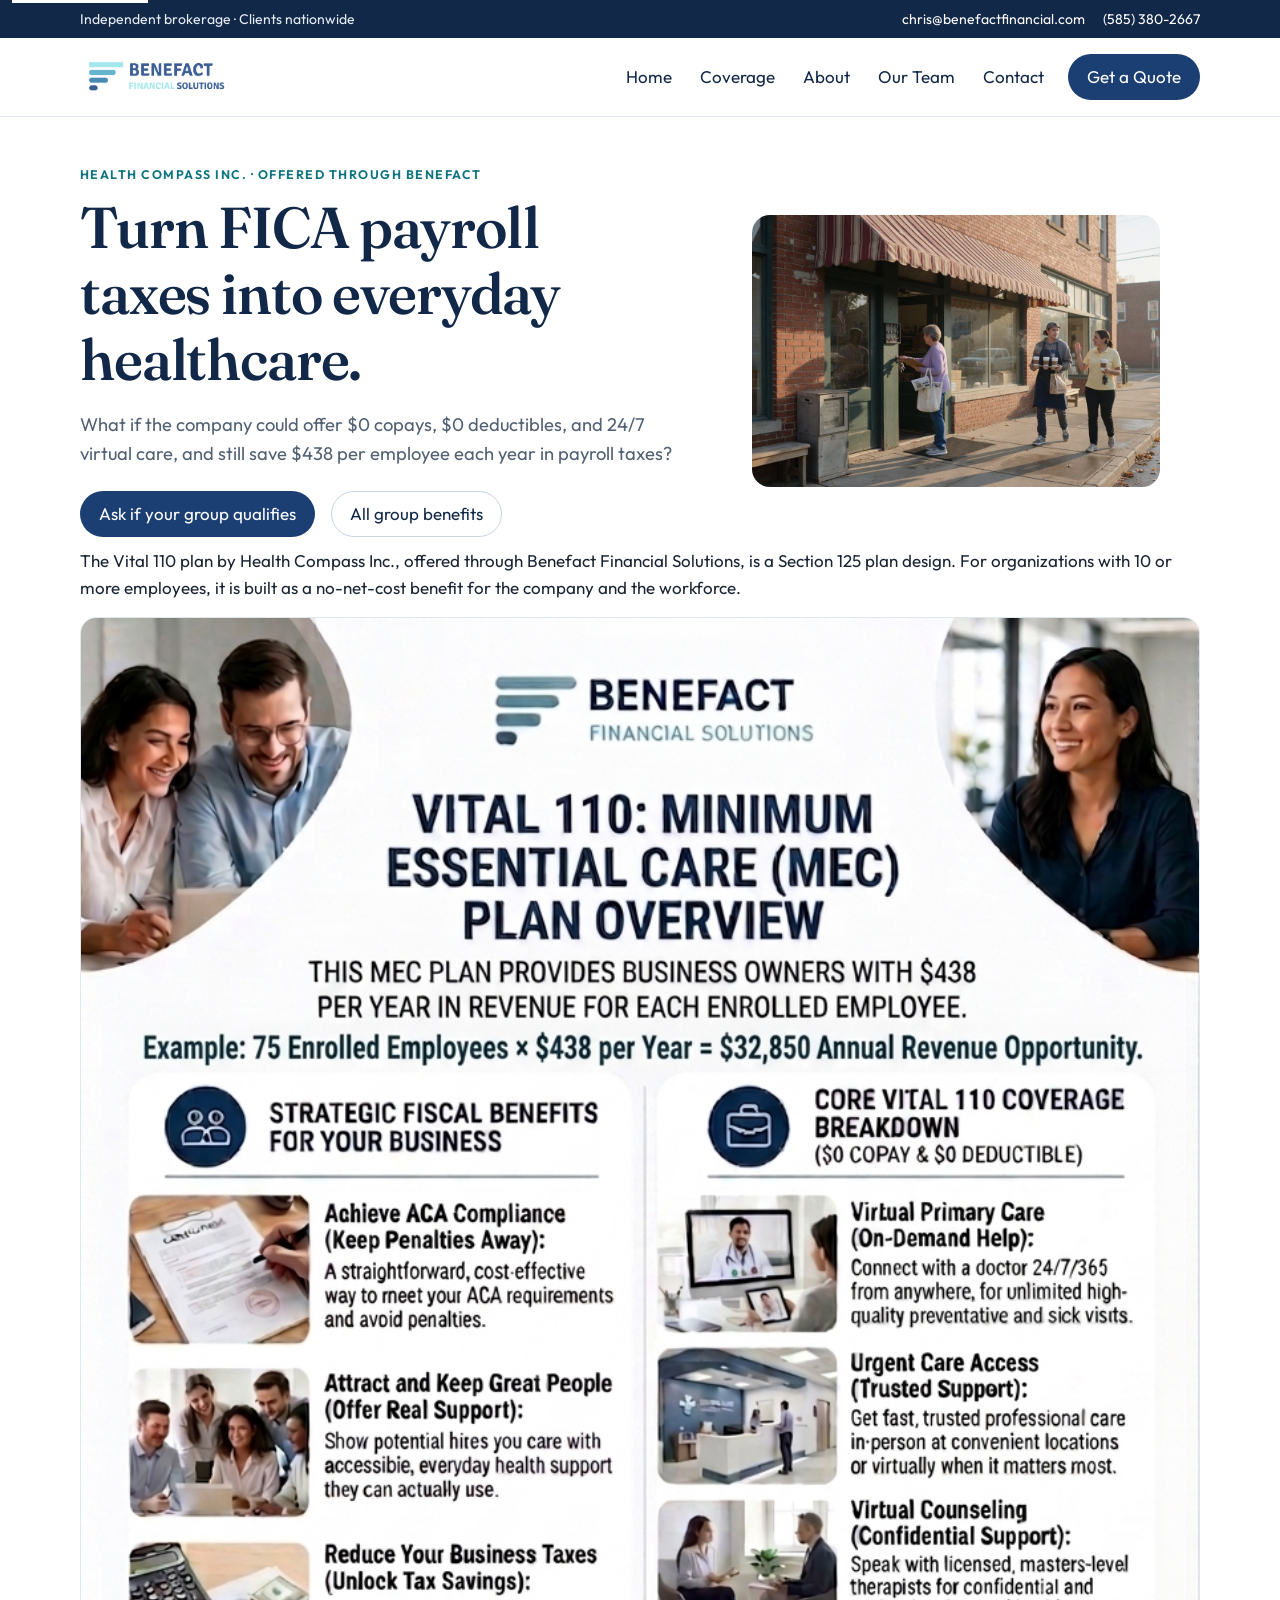
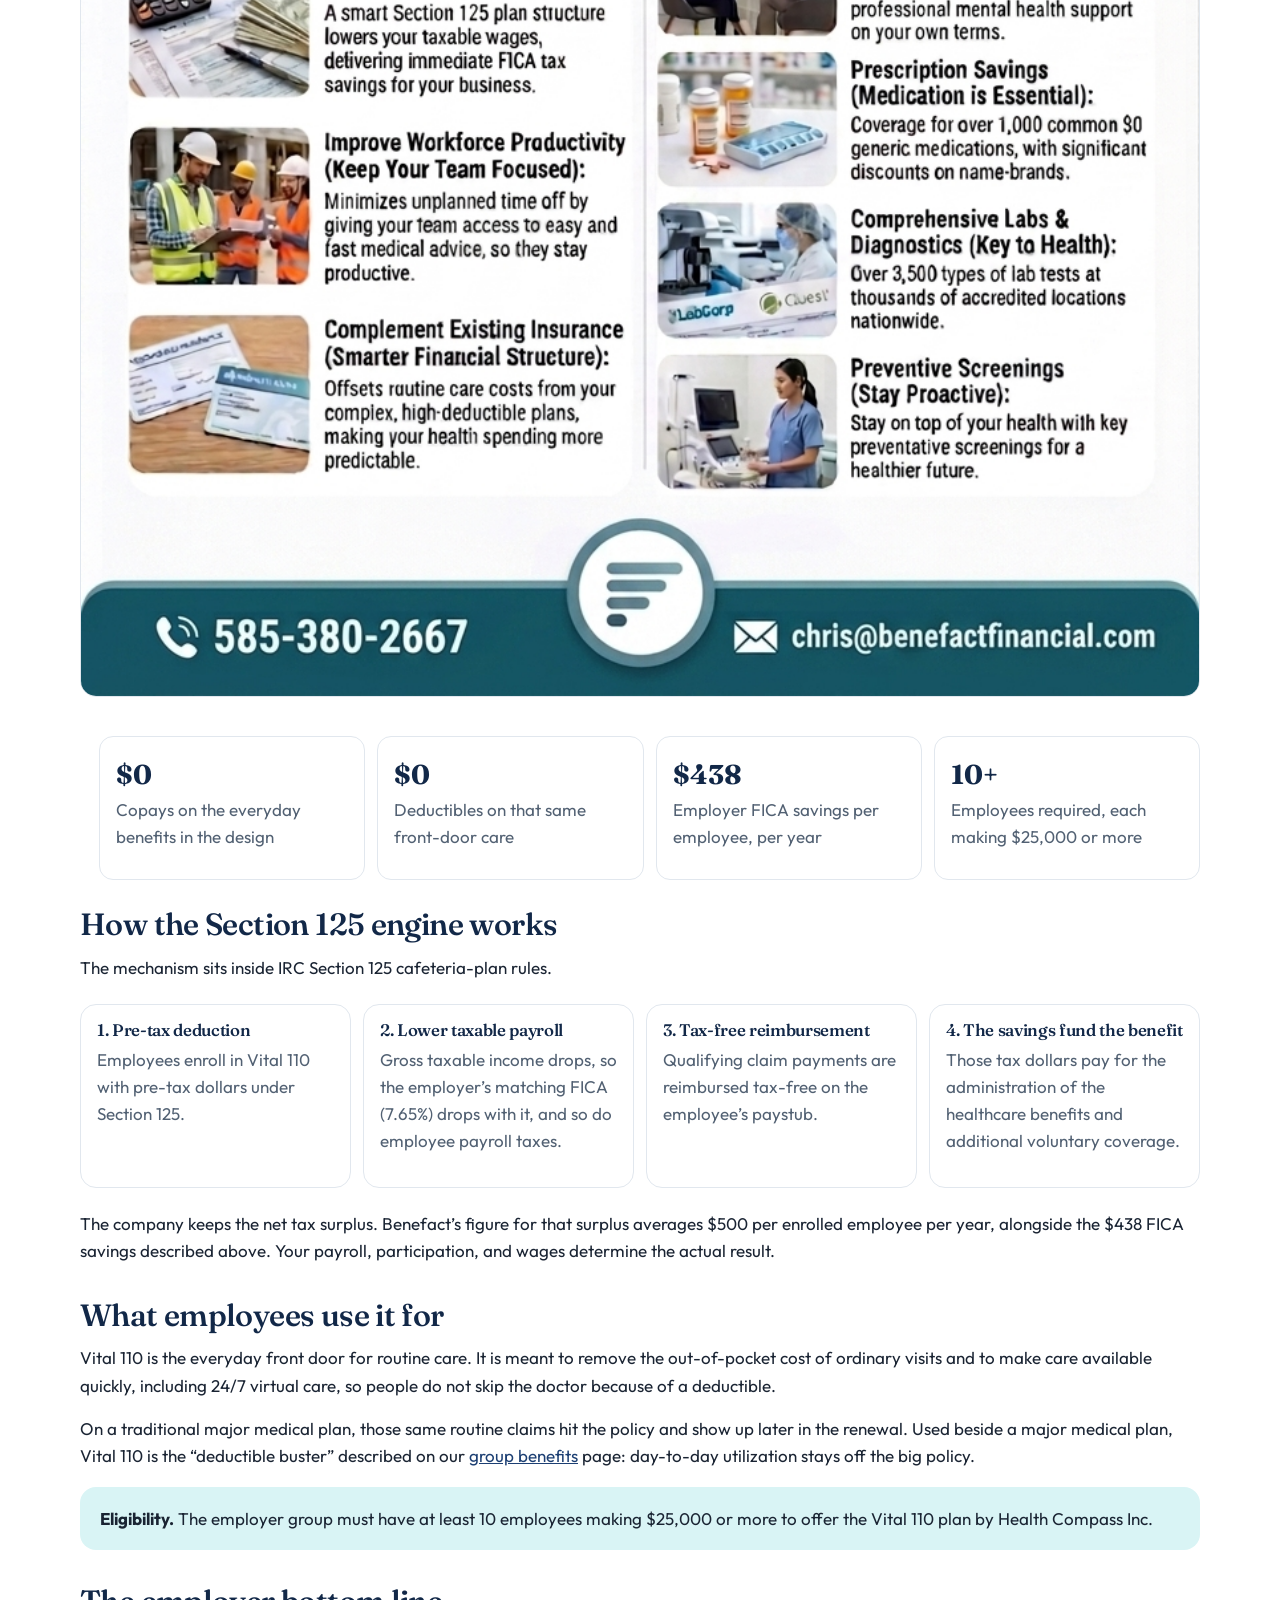
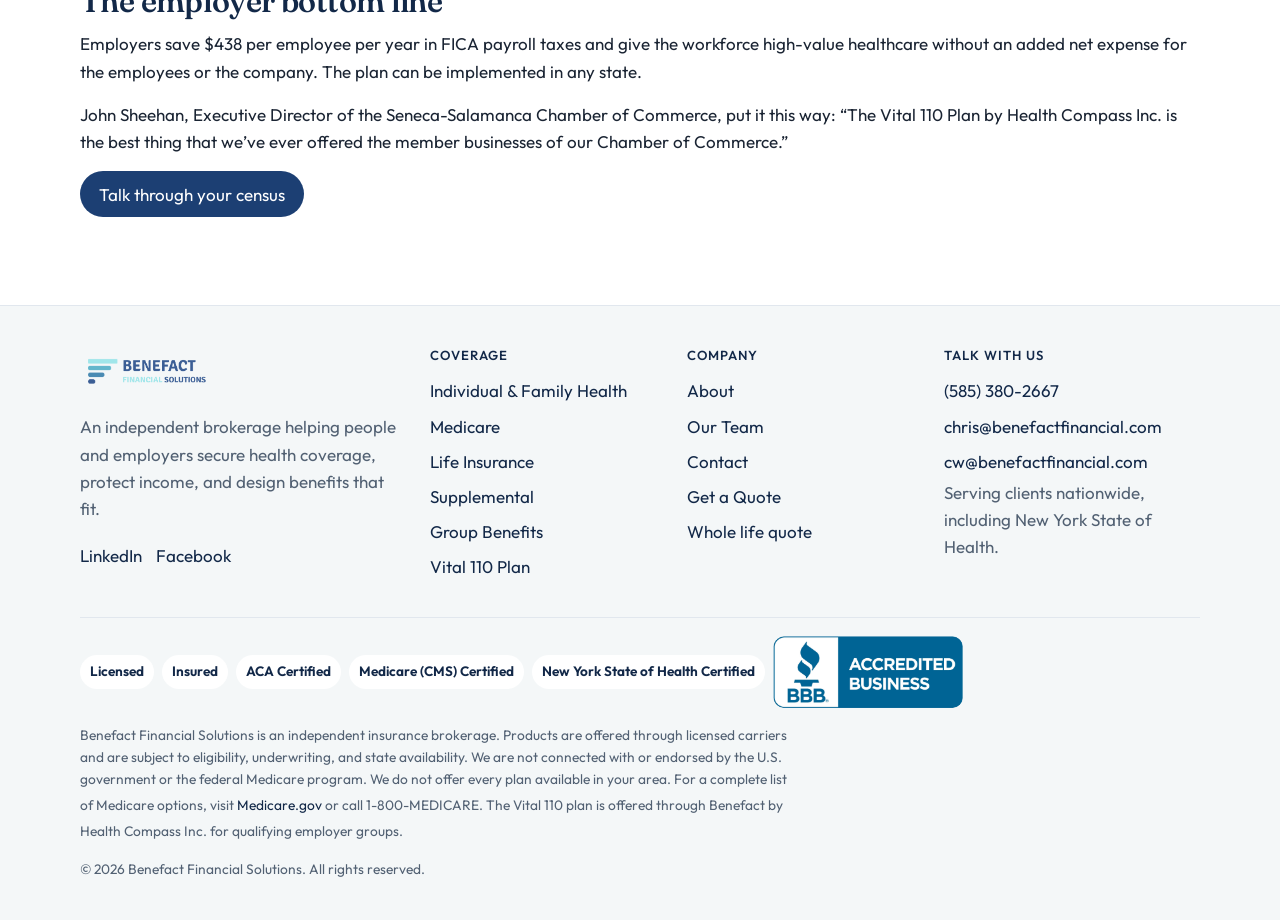
<file: vital-110.html>
<!DOCTYPE html>
<html lang="en">
<head>
  <meta charset="utf-8">
  <meta name="viewport" content="width=device-width, initial-scale=1">
  <title>Vital 110 Plan | Benefact Financial Solutions</title>
  <meta name="description" content="The Vital 110 plan by Health Compass turns FICA payroll taxes into everyday healthcare for qualifying employers.">
  <link rel="canonical" href="https://www.benefactfinancial.com/vital-110.html">
  <meta property="og:title" content="Vital 110 Plan | Benefact Financial Solutions">
  <meta property="og:description" content="The Vital 110 plan by Health Compass turns FICA payroll taxes into everyday healthcare for qualifying employers.">
  <meta property="og:type" content="website">
  <meta property="og:url" content="https://www.benefactfinancial.com/vital-110.html">
  <meta property="og:image" content="https://www.benefactfinancial.com/images/hero.jpg">
  <link rel="icon" href="images/favicon.png" type="image/png">
  <link rel="preconnect" href="https://fonts.googleapis.com">
  <link rel="preconnect" href="https://fonts.gstatic.com" crossorigin>
  <link href="https://fonts.googleapis.com/css2?family=Fraunces:opsz,wght@9..144,500;9..144,600&family=Outfit:wght@400;500;600;700&display=swap" rel="stylesheet">
  <link rel="stylesheet" href="css/styles.css?v=10">
</head>
<body>

<a class="skip" href="#main">Skip to content</a>
<div class="top" id="top">
  <div class="utility">
    <div class="wrap utility-inner">
      <p>Independent brokerage · Clients nationwide</p>
      <p class="utility-links">
        <a href="mailto:chris@benefactfinancial.com">chris@benefactfinancial.com</a>
        <a href="tel:+15853802667">(585) 380-2667</a>
      </p>
    </div>
  </div>
  <header class="site-header">
    <div class="wrap header-inner">
      <a class="brand" href="index.html">
        <img src="images/logo.png" alt="Benefact Financial Solutions" width="2021" height="523">
      </a>
      <nav id="site-nav" class="site-nav" aria-label="Primary">
        <a data-nav="index.html" href="index.html">Home</a>
        <div class="has-sub">
          <button class="sub-toggle" type="button" aria-expanded="false">Coverage</button>
          <div class="submenu">
            <a data-nav="health.html" href="health.html">Individual &amp; Family Health</a>
            <a data-nav="medicare.html" href="medicare.html">Medicare</a>
            <a data-nav="life.html" href="life.html">Life Insurance</a>
            <a data-nav="supplemental.html" href="supplemental.html">Supplemental</a>
            <a data-nav="group.html" href="group.html">Group Benefits</a>
            <a data-nav="vital-110.html" href="vital-110.html">Vital 110 Plan</a>
          </div>
        </div>
        <a data-nav="about.html" href="about.html">About</a>
        <a data-nav="team.html" href="team.html">Our Team</a>
        <a data-nav="contact.html" href="contact.html">Contact</a>
      </nav>
      <a class="btn btn-primary header-cta" href="quote.html"><span class="cta-full">Get a Quote</span><span class="cta-short">Quote</span></a>
      <button class="nav-toggle" type="button" aria-expanded="false" aria-controls="site-nav">
        <span class="sr-only">Menu</span>
        <span></span><span></span><span></span>
      </button>
    </div>
  </header>
</div>

<main id="main">

<section class="page-hero">
  <div class="wrap page-hero-grid">
    <div>
      <p class="eyebrow">Health Compass Inc. · offered through Benefact</p>
      <h1>Turn FICA payroll taxes into everyday healthcare.</h1>
      <p class="lede">What if the company could offer $0 copays, $0 deductibles, and 24/7 virtual care, and still save $438 per employee each year in payroll taxes?</p>
      <div class="actions">
        <a class="btn btn-primary" href="contact.html">Ask if your group qualifies</a>
        <a class="btn btn-secondary" href="group.html">All group benefits</a>
      </div>
    </div>
    <figure class="page-hero-photo">
      <img src="images/vital.jpg" alt="A neighborhood business opening for the day" width="1280" height="720">
    </figure>
  </div>
</section>
<article class="wrap prose">
  <p>The Vital 110 plan by Health Compass Inc., offered through Benefact Financial Solutions, is a Section 125 plan design. For organizations with 10 or more employees, it is built as a no-net-cost benefit for the company and the workforce.</p>
  <figure class="client-art">
    <img src="images/19251.png" alt="Vital 110 minimum essential care plan overview. The plan shows $438 per enrolled employee per year, with an example of 75 employees equaling $32,850, plus virtual care, prescriptions, labs, and screenings at a $0 copay and $0 deductible." width="842" height="1264">
  </figure>
  <ul class="stats" style="margin:18px 0 8px">
    <li class="card"><strong style="color:var(--navy-deep);font-family:var(--serif);font-size:1.7rem">$0</strong><span>Copays on the everyday benefits in the design</span></li>
    <li class="card"><strong style="color:var(--navy-deep);font-family:var(--serif);font-size:1.7rem">$0</strong><span>Deductibles on that same front-door care</span></li>
    <li class="card"><strong style="color:var(--navy-deep);font-family:var(--serif);font-size:1.7rem">$438</strong><span>Employer FICA savings per employee, per year</span></li>
    <li class="card"><strong style="color:var(--navy-deep);font-family:var(--serif);font-size:1.7rem">10+</strong><span>Employees required, each making $25,000 or more</span></li>
  </ul>
  <h2>How the Section 125 engine works</h2>
  <p>The mechanism sits inside IRC Section 125 cafeteria-plan rules.</p>
  <ol class="steps" style="list-style:none;padding:0">
    <li class="step"><h3>1. Pre-tax deduction</h3><p>Employees enroll in Vital 110 with pre-tax dollars under Section 125.</p></li>
    <li class="step"><h3>2. Lower taxable payroll</h3><p>Gross taxable income drops, so the employer’s matching FICA (7.65%) drops with it, and so do employee payroll taxes.</p></li>
    <li class="step"><h3>3. Tax-free reimbursement</h3><p>Qualifying claim payments are reimbursed tax-free on the employee’s paystub.</p></li>
    <li class="step"><h3>4. The savings fund the benefit</h3><p>Those tax dollars pay for the administration of the healthcare benefits and additional voluntary coverage.</p></li>
  </ol>
  <p>The company keeps the net tax surplus. Benefact’s figure for that surplus averages $500 per enrolled employee per year, alongside the $438 FICA savings described above. Your payroll, participation, and wages determine the actual result.</p>
  <h2>What employees use it for</h2>
  <p>Vital 110 is the everyday front door for routine care. It is meant to remove the out-of-pocket cost of ordinary visits and to make care available quickly, including 24/7 virtual care, so people do not skip the doctor because of a deductible.</p>
  <p>On a traditional major medical plan, those same routine claims hit the policy and show up later in the renewal. Used beside a major medical plan, Vital 110 is the “deductible buster” described on our <a href="group.html">group benefits</a> page: day-to-day utilization stays off the big policy.</p>
  <div class="callout">
    <p><strong>Eligibility.</strong> The employer group must have at least 10 employees making $25,000 or more to offer the Vital 110 plan by Health Compass Inc.</p>
  </div>
  <h2>The employer bottom line</h2>
  <p>Employers save $438 per employee per year in FICA payroll taxes and give the workforce high-value healthcare without an added net expense for the employees or the company. The plan can be implemented in any state.</p>
  <p>John Sheehan, Executive Director of the Seneca-Salamanca Chamber of Commerce, put it this way: “The Vital 110 Plan by Health Compass Inc. is the best thing that we’ve ever offered the member businesses of our Chamber of Commerce.”</p>
  <p><a class="btn btn-primary" href="contact.html">Talk through your census</a></p>
</article>

</main>

<footer class="site-footer">
  <div class="wrap footer-grid">
    <div>
      <a class="brand footer-brand" href="index.html"><img src="images/logo.png" alt="Benefact Financial Solutions" width="2021" height="523"></a>
      <p>An independent brokerage helping people and employers secure health coverage, protect income, and design benefits that fit.</p>
      <p class="footer-social">
        <a href="https://www.linkedin.com/in/christopher-wilson-536b511b8/" target="_blank" rel="noopener noreferrer">LinkedIn</a>
        <a href="https://www.facebook.com/profile.php?id=100092346204906" target="_blank" rel="noopener noreferrer">Facebook</a>
      </p>
    </div>
    <div>
      <h2>Coverage</h2>
      <a href="health.html">Individual &amp; Family Health</a><br>
      <a href="medicare.html">Medicare</a><br>
      <a href="life.html">Life Insurance</a><br>
      <a href="supplemental.html">Supplemental</a><br>
      <a href="group.html">Group Benefits</a><br>
      <a href="vital-110.html">Vital 110 Plan</a>
    </div>
    <div>
      <h2>Company</h2>
      <a href="about.html">About</a><br>
      <a href="team.html">Our Team</a><br>
      <a href="contact.html">Contact</a><br>
      <a href="quote.html">Get a Quote</a><br>
      <a href="whole-life-quote.html">Whole life quote</a>
    </div>
    <div>
      <h2>Talk with us</h2>
      <a href="tel:+15853802667">(585) 380-2667</a><br>
      <a href="mailto:chris@benefactfinancial.com">chris@benefactfinancial.com</a><br>
      <a href="mailto:cw@benefactfinancial.com">cw@benefactfinancial.com</a>
      <p>Serving clients nationwide, including New York State of Health.</p>
    </div>
  </div>
  <div class="wrap credentials">
    <ul>
      <li>Licensed</li>
      <li>Insured</li>
      <li>ACA Certified</li>
      <li>Medicare (CMS) Certified</li>
      <li>New York State of Health Certified</li>
    </ul>
    <div id="bbb-seal" class="bbb-seal">
      <img src="images/bbb.jpg" alt="BBB Accredited Business" width="1200" height="455">
    </div>
  </div>
  <div class="wrap legal">
    <p>Benefact Financial Solutions is an independent insurance brokerage. Products are offered through licensed carriers and are subject to eligibility, underwriting, and state availability. We are not connected with or endorsed by the U.S. government or the federal Medicare program. We do not offer every plan available in your area. For a complete list of Medicare options, visit <a href="https://www.medicare.gov" target="_blank" rel="noopener noreferrer">Medicare.gov</a> or call 1-800-MEDICARE. The Vital 110 plan is offered through Benefact by Health Compass Inc. for qualifying employer groups.</p>
    <p>© 2026 Benefact Financial Solutions. All rights reserved.</p>
  </div>
</footer>
<script src="js/bbb-seal.js"></script>
<script src="js/main.js"></script>

</body>
</html>
</file>
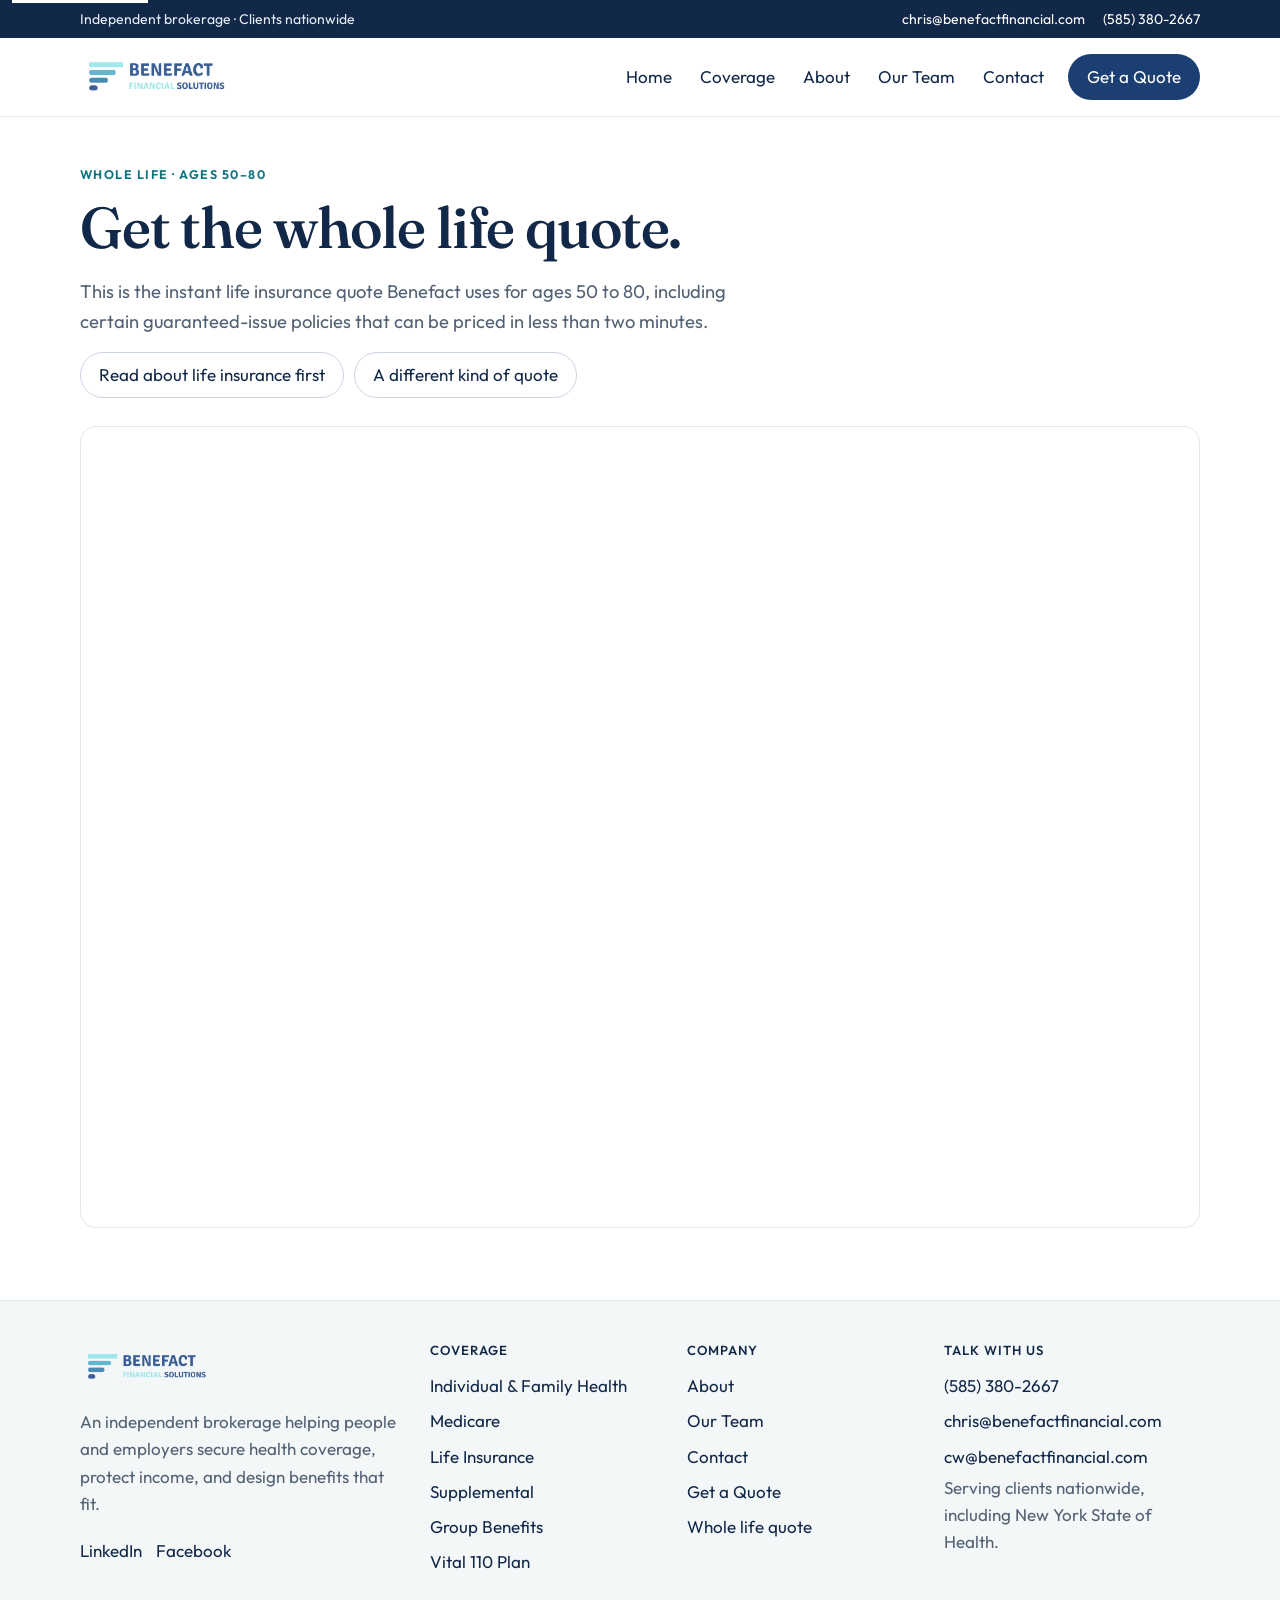
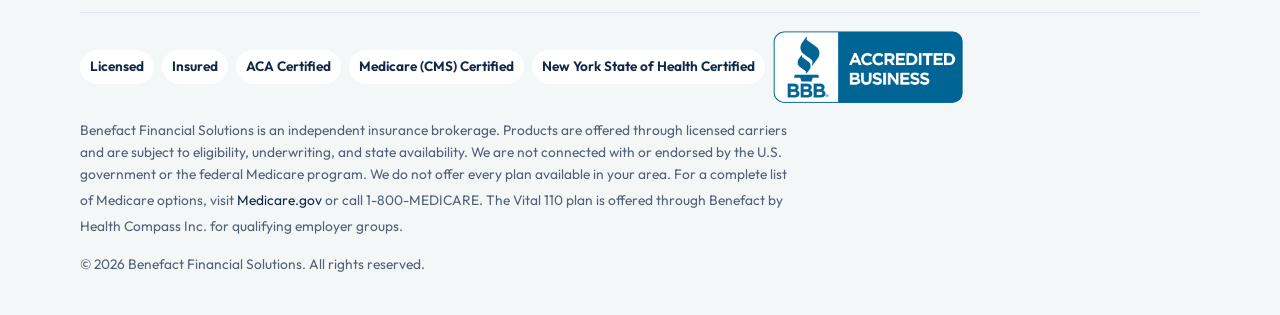
<file: whole-life-quote.html>
<!DOCTYPE html>
<html lang="en">
<head>
  <meta charset="utf-8">
  <meta name="viewport" content="width=device-width, initial-scale=1">
  <title>Whole Life Quote (Ages 50–80) | Benefact Financial Solutions</title>
  <meta name="description" content="Instant whole life insurance quote for ages 50 to 80 from Benefact Financial Solutions.">
  <link rel="canonical" href="https://www.benefactfinancial.com/whole-life-quote.html">
  <meta property="og:title" content="Whole Life Quote (Ages 50–80) | Benefact Financial Solutions">
  <meta property="og:description" content="Instant whole life insurance quote for ages 50 to 80 from Benefact Financial Solutions.">
  <meta property="og:type" content="website">
  <meta property="og:url" content="https://www.benefactfinancial.com/whole-life-quote.html">
  <meta property="og:image" content="https://www.benefactfinancial.com/images/hero.jpg">
  <link rel="icon" href="images/favicon.png" type="image/png">
  <link rel="preconnect" href="https://fonts.googleapis.com">
  <link rel="preconnect" href="https://fonts.gstatic.com" crossorigin>
  <link href="https://fonts.googleapis.com/css2?family=Fraunces:opsz,wght@9..144,500;9..144,600&family=Outfit:wght@400;500;600;700&display=swap" rel="stylesheet">
  <link rel="stylesheet" href="css/styles.css?v=10">
</head>
<body>

<a class="skip" href="#main">Skip to content</a>
<div class="top" id="top">
  <div class="utility">
    <div class="wrap utility-inner">
      <p>Independent brokerage · Clients nationwide</p>
      <p class="utility-links">
        <a href="mailto:chris@benefactfinancial.com">chris@benefactfinancial.com</a>
        <a href="tel:+15853802667">(585) 380-2667</a>
      </p>
    </div>
  </div>
  <header class="site-header">
    <div class="wrap header-inner">
      <a class="brand" href="index.html">
        <img src="images/logo.png" alt="Benefact Financial Solutions" width="2021" height="523">
      </a>
      <nav id="site-nav" class="site-nav" aria-label="Primary">
        <a data-nav="index.html" href="index.html">Home</a>
        <div class="has-sub">
          <button class="sub-toggle" type="button" aria-expanded="false">Coverage</button>
          <div class="submenu">
            <a data-nav="health.html" href="health.html">Individual &amp; Family Health</a>
            <a data-nav="medicare.html" href="medicare.html">Medicare</a>
            <a data-nav="life.html" href="life.html">Life Insurance</a>
            <a data-nav="supplemental.html" href="supplemental.html">Supplemental</a>
            <a data-nav="group.html" href="group.html">Group Benefits</a>
            <a data-nav="vital-110.html" href="vital-110.html">Vital 110 Plan</a>
          </div>
        </div>
        <a data-nav="about.html" href="about.html">About</a>
        <a data-nav="team.html" href="team.html">Our Team</a>
        <a data-nav="contact.html" href="contact.html">Contact</a>
      </nav>
      <a class="btn btn-primary header-cta" href="quote.html"><span class="cta-full">Get a Quote</span><span class="cta-short">Quote</span></a>
      <button class="nav-toggle" type="button" aria-expanded="false" aria-controls="site-nav">
        <span class="sr-only">Menu</span>
        <span></span><span></span><span></span>
      </button>
    </div>
  </header>
</div>

<main id="main">

<section class="page-hero">
  <div class="wrap">
    <p class="eyebrow">Whole life · ages 50–80</p>
    <h1>Get the whole life quote.</h1>
    <p class="lede">This is the instant life insurance quote Benefact uses for ages 50 to 80, including certain guaranteed-issue policies that can be priced in less than two minutes.</p>
    <p class="cta-row"><a class="btn btn-secondary" href="life.html">Read about life insurance first</a> <a class="btn btn-secondary" href="quote.html">A different kind of quote</a></p>
  </div>
</section>
<section class="embed-wrap">
  <div class="wrap">
    <div class="embed-frame">
      <iframe
        id="pc-whole-life-embed"
        src="https://form.priceclicker.com/quote/55539111884420"
        title="Whole life quote for ages 50 to 80"
        width="100%"
        height="800"
        style="border: none; display: block;"
        loading="lazy"
        allowfullscreen
      ></iframe>
    </div>
  </div>
</section>

<script>
(function () {
  var minH = 320;
  function applyHeight(frame, h) {
    var nh = Math.max(minH, Math.ceil(Number(h)) || 0);
    if (!nh) return;
    frame.style.height = nh + 'px';
    frame.style.minHeight = nh + 'px';
  }
  function isAllowedOrigin(origin) {
    if (!origin) return false;
    if (origin.indexOf('priceclicker.com') !== -1) return true;
    return /^https?:\/\/(localhost|127\.0\.0\.1)(:\d+)?$/.test(origin);
  }
  window.addEventListener('message', function (event) {
    if (!isAllowedOrigin(event.origin)) return;
    var data = event.data;
    if (!data || data.type !== 'priceclicker-embed-height') return;
    var frames = document.querySelectorAll('iframe');
    for (var i = 0; i < frames.length; i++) {
      if (frames[i].contentWindow === event.source) {
        applyHeight(frames[i], data.height);
        return;
      }
    }
  });
})();
</script>

</main>

<footer class="site-footer">
  <div class="wrap footer-grid">
    <div>
      <a class="brand footer-brand" href="index.html"><img src="images/logo.png" alt="Benefact Financial Solutions" width="2021" height="523"></a>
      <p>An independent brokerage helping people and employers secure health coverage, protect income, and design benefits that fit.</p>
      <p class="footer-social">
        <a href="https://www.linkedin.com/in/christopher-wilson-536b511b8/" target="_blank" rel="noopener noreferrer">LinkedIn</a>
        <a href="https://www.facebook.com/profile.php?id=100092346204906" target="_blank" rel="noopener noreferrer">Facebook</a>
      </p>
    </div>
    <div>
      <h2>Coverage</h2>
      <a href="health.html">Individual &amp; Family Health</a><br>
      <a href="medicare.html">Medicare</a><br>
      <a href="life.html">Life Insurance</a><br>
      <a href="supplemental.html">Supplemental</a><br>
      <a href="group.html">Group Benefits</a><br>
      <a href="vital-110.html">Vital 110 Plan</a>
    </div>
    <div>
      <h2>Company</h2>
      <a href="about.html">About</a><br>
      <a href="team.html">Our Team</a><br>
      <a href="contact.html">Contact</a><br>
      <a href="quote.html">Get a Quote</a><br>
      <a href="whole-life-quote.html">Whole life quote</a>
    </div>
    <div>
      <h2>Talk with us</h2>
      <a href="tel:+15853802667">(585) 380-2667</a><br>
      <a href="mailto:chris@benefactfinancial.com">chris@benefactfinancial.com</a><br>
      <a href="mailto:cw@benefactfinancial.com">cw@benefactfinancial.com</a>
      <p>Serving clients nationwide, including New York State of Health.</p>
    </div>
  </div>
  <div class="wrap credentials">
    <ul>
      <li>Licensed</li>
      <li>Insured</li>
      <li>ACA Certified</li>
      <li>Medicare (CMS) Certified</li>
      <li>New York State of Health Certified</li>
    </ul>
    <div id="bbb-seal" class="bbb-seal">
      <img src="images/bbb.jpg" alt="BBB Accredited Business" width="1200" height="455">
    </div>
  </div>
  <div class="wrap legal">
    <p>Benefact Financial Solutions is an independent insurance brokerage. Products are offered through licensed carriers and are subject to eligibility, underwriting, and state availability. We are not connected with or endorsed by the U.S. government or the federal Medicare program. We do not offer every plan available in your area. For a complete list of Medicare options, visit <a href="https://www.medicare.gov" target="_blank" rel="noopener noreferrer">Medicare.gov</a> or call 1-800-MEDICARE. The Vital 110 plan is offered through Benefact by Health Compass Inc. for qualifying employer groups.</p>
    <p>© 2026 Benefact Financial Solutions. All rights reserved.</p>
  </div>
</footer>
<script src="js/bbb-seal.js"></script>
<script src="js/main.js"></script>

</body>
</html>
</file>
<file: css/styles.css>
:root {
  --navy: #1c3f73;
  --navy-deep: #122848;
  --blue: #385890;
  --cyan: #0d7480;
  --cyan-bright: #d9f4f5;
  --ink: #1a2433;
  --muted: #526173;
  --line: #e1e7ee;
  --paper: #f4f7f8;
  --white: #ffffff;
  --shadow: 0 12px 32px rgba(18, 40, 72, 0.06);
  --serif: "Fraunces", "Iowan Old Style", Georgia, serif;
  --sans: "Outfit", "Avenir Next", "Segoe UI", sans-serif;
  --max: 1120px;
  --radius: 16px;
}

* { box-sizing: border-box; }
html { scroll-padding-top: 128px; }
body {
  margin: 0;
  color: var(--ink);
  background: var(--white);
  font-family: var(--sans);
  font-size: 1.0625rem;
  line-height: 1.6;
}
img { max-width: 100%; height: auto; display: block; }
a { color: var(--navy); }
a:hover { color: var(--cyan); }
h1, h2, h3, h4 {
  font-family: var(--serif);
  font-weight: 560;
  letter-spacing: -0.02em;
  line-height: 1.15;
  color: var(--navy-deep);
}
p { margin: 0 0 1rem; }
.wrap { width: min(var(--max), calc(100% - 40px)); margin: 0 auto; }
.sr-only {
  position: absolute;
  width: 1px;
  height: 1px;
  padding: 0;
  margin: -1px;
  overflow: hidden;
  clip: rect(0, 0, 0, 0);
  border: 0;
}
.skip {
  position: absolute;
  left: 12px;
  top: -40px;
  background: var(--white);
  color: var(--navy-deep);
  padding: 8px 12px;
  z-index: 80;
}
.skip:focus { top: 12px; }

.top {
  position: sticky;
  top: 0;
  z-index: 40;
  background: var(--white);
  border-bottom: 1px solid var(--line);
}
.utility { background: var(--navy-deep); color: #e7eef6; font-size: 0.875rem; }
.utility a { color: #fff; text-decoration: none; }
.utility a:hover { color: #b7ecee; }
.utility-inner, .header-inner, .actions, .utility-links {
  display: flex;
  align-items: center;
  gap: 16px;
}
.utility-inner { justify-content: space-between; min-height: 38px; }
.utility-inner p { margin: 0; }
.utility-links { gap: 18px; }
.header-inner { min-height: 78px; gap: 12px; }
.site-nav { margin-left: auto; }
.prose .stats li { background: var(--white); }
.prose .stats strong { color: var(--navy-deep); }
.brand img { height: 46px; width: auto; }
.site-nav { display: flex; align-items: center; gap: 4px; }
.site-nav > a, .sub-toggle {
  color: var(--navy-deep);
  text-decoration: none;
  font-weight: 500;
  background: none;
  border: 0;
  font: inherit;
  padding: 10px 12px;
  cursor: pointer;
}
.site-nav > a:hover, .sub-toggle:hover,
.site-nav > a[aria-current="page"] { color: var(--cyan); }
.has-sub { position: relative; }
.submenu {
  display: none;
  position: absolute;
  top: 100%;
  left: 0;
  min-width: 260px;
  background: var(--white);
  border: 1px solid var(--line);
  border-radius: 12px;
  box-shadow: var(--shadow);
  padding: 8px;
}
.has-sub:hover .submenu,
.has-sub:focus-within .submenu,
.has-sub.is-open .submenu { display: block; }
.submenu a {
  display: block;
  padding: 10px 12px;
  border-radius: 8px;
  color: var(--ink);
  text-decoration: none;
  font-weight: 500;
}
.submenu a:hover, .submenu a[aria-current="page"] { background: var(--cyan-bright); color: var(--navy-deep); }
.nav-cta { display: none; }
.nav-toggle {
  display: none;
  width: 44px;
  height: 44px;
  border: 1px solid var(--line);
  border-radius: 10px;
  background: var(--white);
  padding: 10px;
}
.nav-toggle span {
  display: block;
  height: 2px;
  margin: 5px 0;
  background: var(--navy-deep);
}

.btn {
  display: inline-flex;
  align-items: center;
  justify-content: center;
  gap: 8px;
  min-height: 46px;
  padding: 0 18px;
  border-radius: 999px;
  border: 1px solid transparent;
  text-decoration: none;
  font-weight: 600;
  cursor: pointer;
  font: inherit;
}
.cta-short { display: none; }
.btn-primary { background: var(--navy); color: #fff; }
.btn-primary:hover { background: var(--navy-deep); color: #fff; }
.btn-secondary { background: var(--white); color: var(--navy-deep); border-color: #c9d4e2; }
.btn-secondary:hover { border-color: var(--navy); color: var(--navy); }
.btn-ghost { background: transparent; color: #fff; border-color: rgba(255,255,255,0.45); }
.btn-ghost:hover { background: #fff; color: var(--navy-deep); }

.hero { display: grid; grid-template-columns: 1.08fr 0.92fr; gap: 48px; align-items: center; padding: 56px 0 28px; }
.eyebrow {
  margin: 0 0 10px;
  color: var(--cyan);
  font-weight: 650;
  font-size: 0.78rem;
  letter-spacing: 0.12em;
  text-transform: uppercase;
}
.hero h1, .page-hero h1 { font-size: clamp(2.35rem, 4.5vw, 3.65rem); margin: 0 0 16px; }
.lede { font-size: 1.15rem; color: var(--muted); max-width: 42rem; }
.actions { flex-wrap: wrap; margin-top: 22px; }
.hero-photo, .page-hero-photo, .split-photo {
  border-radius: 18px;
  overflow: hidden;
  background: var(--paper);
}
.hero-photo { aspect-ratio: 16 / 11; }
.hero-photo img, .page-hero-photo img, .split-photo img { width: 100%; height: 100%; object-fit: cover; }
.hero-photo img { height: 100%; }

.cred-bar { padding: 8px 0 36px; }
.cred-list, .checks, .stats, .card-grid, .team-grid, .footer-grid, .contact-grid {
  list-style: none;
  margin: 0;
  padding: 0;
}
.cred-list { display: flex; flex-wrap: wrap; gap: 8px; }
.cred-list li, .tag {
  background: var(--paper);
  color: var(--navy-deep);
  border-radius: 999px;
  padding: 7px 12px;
  font-size: 0.92rem;
  font-weight: 600;
}

.section { padding: 28px 0 64px; }
.section-head { max-width: 680px; margin-bottom: 28px; }
.section-head h2, .split h2, .band h2 { font-size: clamp(1.8rem, 3vw, 2.5rem); margin: 0 0 10px; }
.paper { background: var(--paper); }
.card-grid { display: grid; grid-template-columns: repeat(3, 1fr); gap: 16px; }
.card-grid.two { grid-template-columns: repeat(2, 1fr); }
.card, .quote-card, .person, .contact-card, .step, .faq {
  background: var(--white);
  border: 1px solid var(--line);
  border-radius: var(--radius);
}
.card { padding: 22px; display: flex; flex-direction: column; min-height: 100%; }
.card h3 { margin: 8px 0; font-size: 1.35rem; }
.card p { color: var(--muted); flex: 1; }
.card a.more { font-weight: 650; text-decoration: none; margin-top: 8px; }
.card a.more:hover { text-decoration: underline; }
.icon {
  width: 42px;
  height: 42px;
  border-radius: 12px;
  display: grid;
  place-items: center;
  background: var(--cyan-bright);
  color: var(--cyan);
}
.icon svg { width: 22px; height: 22px; stroke: currentColor; fill: none; stroke-width: 1.8; }

.split { display: grid; grid-template-columns: 0.9fr 1.1fr; gap: 40px; align-items: center; }
.split.reverse { grid-template-columns: 1.1fr 0.9fr; }
.split-photo { aspect-ratio: 4 / 5; max-height: 520px; }
.split-photo.wide { aspect-ratio: 16 / 10; max-height: none; }
.split-photo img.portrait { object-position: center 18%; }

.band {
  background: var(--navy-deep);
  color: #e8eef5;
  border-radius: 24px;
  padding: 36px;
  display: grid;
  grid-template-columns: 1.3fr 0.7fr;
  gap: 24px;
  align-items: center;
}
.band h2, .band .eyebrow { color: #fff; }
.band p { color: #d5e0ec; }
.stats { display: grid; grid-template-columns: repeat(4, 1fr); gap: 12px; margin: 22px 0; }
.stats li, .step { padding: 16px; }
.stats li { background: rgba(255,255,255,0.06); border-radius: 14px; }
.stats strong { display: block; font-family: var(--serif); font-size: 1.7rem; color: #fff; }
.stats span, .step p { color: var(--muted); }
.band .stats span { color: #d5e0ec; }

.quotes { display: grid; grid-template-columns: repeat(3, 1fr); gap: 16px; }
.quote-card { padding: 22px; }
.stars { color: #c48a12; letter-spacing: 2px; margin-bottom: 8px; }
.quote-card blockquote { margin: 0 0 14px; font-family: var(--serif); font-size: 1.2rem; line-height: 1.4; color: var(--navy-deep); }
.quote-card figcaption { color: var(--muted); font-size: 0.95rem; }

.page-hero { padding: 48px 0 10px; }
.page-hero-grid { display: grid; grid-template-columns: 1.1fr 0.9fr; gap: 36px; align-items: center; }
.page-hero-photo { aspect-ratio: 3 / 2; }
.prose { padding-bottom: 72px; }
.prose h2 { font-size: clamp(1.6rem, 2.4vw, 2.1rem); margin: 2.1rem 0 0.7rem; }
.prose h3 { font-size: 1.25rem; margin: 1.4rem 0 0.4rem; }
.prose ul, .prose ol { margin: 0 0 1rem; padding-left: 1.2rem; }
.prose li { margin: 0.4rem 0; }
.prose .callout {
  background: var(--cyan-bright);
  border-radius: var(--radius);
  padding: 18px 20px;
  margin: 18px 0;
}
.prose .callout p:last-child { margin: 0; }
.steps { display: grid; grid-template-columns: repeat(4, 1fr); gap: 12px; margin: 12px 0 8px; }
.step strong { display: block; color: var(--navy); margin-bottom: 6px; }
.step h3 { margin: 0 0 6px; font-size: 1.05rem; }
.faq-list { display: grid; gap: 10px; }
.faq { padding: 0; background: var(--white); }
.faq summary { cursor: pointer; font-weight: 650; padding: 16px 18px; color: var(--navy-deep); }
.faq p { padding: 0 18px 16px; color: var(--muted); }

.team-feature { display: grid; grid-template-columns: 280px 1fr; gap: 28px; align-items: start; background: var(--white); border: 1px solid var(--line); border-radius: 20px; padding: 22px; }
.team-feature img { width: 100%; border-radius: 14px; object-fit: cover; aspect-ratio: 4 / 5; object-position: center 15%; }
.team-grid { display: grid; grid-template-columns: 1fr 1fr; gap: 16px; margin-top: 16px; }
.person { padding: 22px; }
.monogram {
  width: 64px; height: 64px; border-radius: 50%;
  display: grid; place-items: center;
  background: var(--navy); color: #fff;
  font-family: var(--serif); font-size: 1.3rem;
  margin-bottom: 10px;
}
.person a, .contact-card a { text-decoration: none; font-weight: 600; }
.role { color: var(--cyan); font-weight: 650; margin-bottom: 8px; }

.contact-grid {
  display: grid;
  grid-template-columns: 0.92fr 1.08fr;
  align-items: center;
  gap: 28px;
  margin-inline: auto;
}
.contact-cards { display: flex; flex-direction: column; justify-content: center; }
.contact-card { padding: 18px 20px; margin-bottom: 12px; }
.contact-card:last-child { margin-bottom: 0; }
.contact-person {
  display: grid;
  grid-template-columns: 88px 1fr;
  column-gap: 14px;
  align-items: center;
}
.contact-person img {
  width: 88px;
  height: 88px;
  border-radius: 50%;
  object-fit: cover;
  object-position: center 16%;
}
.contact-person h2 { font-size: 1.35rem; margin: 0 0 2px; }
.contact-person p:last-child { margin-bottom: 0; }
.person-photo {
  width: 120px;
  height: 120px;
  border-radius: 50%;
  object-fit: cover;
  object-position: center 18%;
  margin-bottom: 12px;
}
.form { display: grid; gap: 12px; background: var(--white); border: 1px solid var(--line); border-radius: 20px; padding: 22px; }
label { font-weight: 600; font-size: 0.95rem; display: grid; gap: 6px; }
input, select, textarea {
  width: 100%;
  border: 1px solid #cfd8e3;
  border-radius: 10px;
  padding: 12px 12px;
  font: inherit;
  color: var(--ink);
  background: #fff;
}
textarea { min-height: 140px; resize: vertical; }
.form-note { color: var(--muted); font-size: 0.92rem; }
.form-status { min-height: 1.4em; font-weight: 600; color: var(--cyan); }

.embed-wrap { padding-bottom: 72px; }
.embed-frame { background: var(--white); border: 1px solid var(--line); border-radius: 16px; overflow: hidden; }
.cta-row { display: flex; flex-wrap: wrap; gap: 10px; margin: 8px 0 18px; }

.site-footer { background: var(--paper); border-top: 1px solid var(--line); padding: 42px 0 24px; color: var(--muted); }
.footer-grid { display: grid; grid-template-columns: 1.4fr 1fr 1fr 1.1fr; gap: 24px; margin-inline: auto; }
.site-footer h2 { font-family: var(--sans); font-size: 0.82rem; letter-spacing: 0.08em; text-transform: uppercase; margin: 0 0 10px; }
.site-footer a { color: var(--navy-deep); text-decoration: none; display: inline-block; margin: 4px 0; }
.site-footer a:hover { color: var(--cyan); }
.footer-brand img { height: 40px; margin-bottom: 10px; }
.footer-social { display: flex; gap: 14px; }
.credentials { display: flex; flex-wrap: wrap; gap: 8px; align-items: center; margin-top: 28px; padding-top: 18px; border-top: 1px solid var(--line); }
.credentials ul { display: flex; flex-wrap: wrap; gap: 8px; list-style: none; margin: 0; padding: 0; }
.credentials li { background: var(--white); border-radius: 999px; padding: 6px 10px; font-size: 0.85rem; font-weight: 650; color: var(--navy-deep); }
.bbb-seal { display: flex; align-items: center; }
.bbb-seal:empty { display: none; }
.bbb-seal img { height: 72px; width: auto; border-radius: 10px; }

.client-art { margin: 8px auto 32px; }
.page-hero .client-art { margin-top: 28px; }
.client-art img {
  width: 100%;
  height: auto;
  object-fit: contain;
  border-radius: 16px;
  border: 1px solid var(--line);
  background: #fff;
}
.legal { margin-top: 16px; font-size: 0.86rem; }
.legal p { max-width: 80ch; }

:focus-visible { outline: 3px solid var(--cyan); outline-offset: 3px; }

@media (max-width: 980px) {
  .hero, .page-hero-grid, .split, .split.reverse, .band, .team-feature, .contact-grid, .footer-grid { grid-template-columns: 1fr; }
  .card-grid, .card-grid.two, .quotes, .steps, .stats, .team-grid { grid-template-columns: 1fr 1fr; }
  .header-inner { display: grid; grid-template-columns: minmax(0, 1fr) auto auto; align-items: center; gap: 8px; }
  .nav-toggle { display: inline-block; width: 40px; height: 40px; padding: 8px; }
  .brand img { height: 34px; width: auto; }
  .site-nav { margin-left: 0; }
  .header-cta { margin-left: 0; padding: 0 12px; min-height: 40px; justify-self: end; }
  .cta-full { display: none; }
  .cta-short { display: inline; }
  .utility-inner { flex-direction: row; flex-wrap: wrap; align-items: center; padding: 6px 0; }
  .utility-links { flex-direction: row; flex-wrap: wrap; gap: 12px; }
  .site-nav {
    display: none;
    position: absolute;
    left: 0; right: 0; top: 100%;
    background: var(--white);
    border-bottom: 1px solid var(--line);
    flex-direction: column;
    align-items: stretch;
    padding: 8px 12px 16px;
    box-shadow: var(--shadow);
  }
  .top.is-open .site-nav { display: flex; }
  .submenu { position: static; box-shadow: none; border: 0; padding: 0 0 8px 12px; min-width: 0; }
  .split-photo { max-height: 420px; aspect-ratio: 16 / 10; }
}

@media (max-width: 680px) {
  .wrap { width: min(var(--max), calc(100% - 28px)); }
  .card-grid, .card-grid.two, .quotes, .steps, .stats, .team-grid { grid-template-columns: 1fr; }
  .hero { padding-top: 28px; }
  .band { padding: 22px; }
  .utility { font-size: 0.8rem; }
}
</file>
